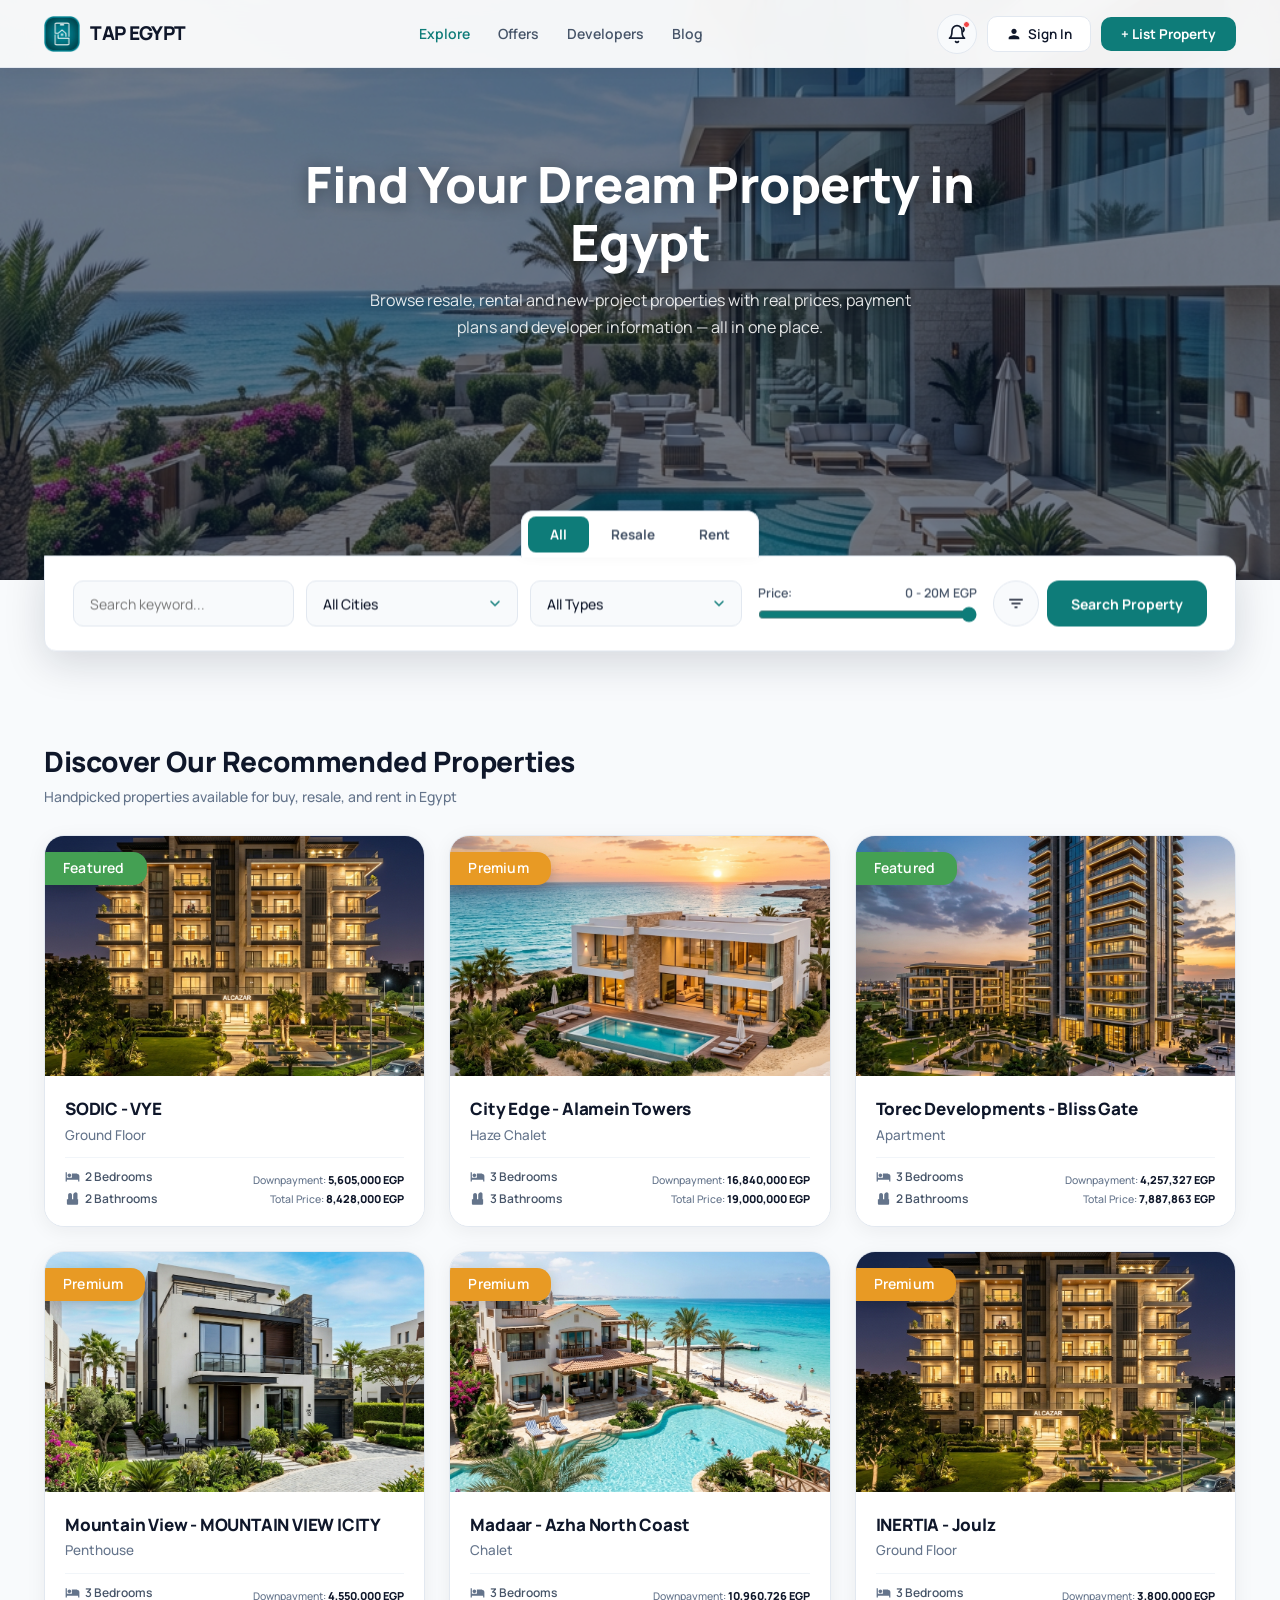
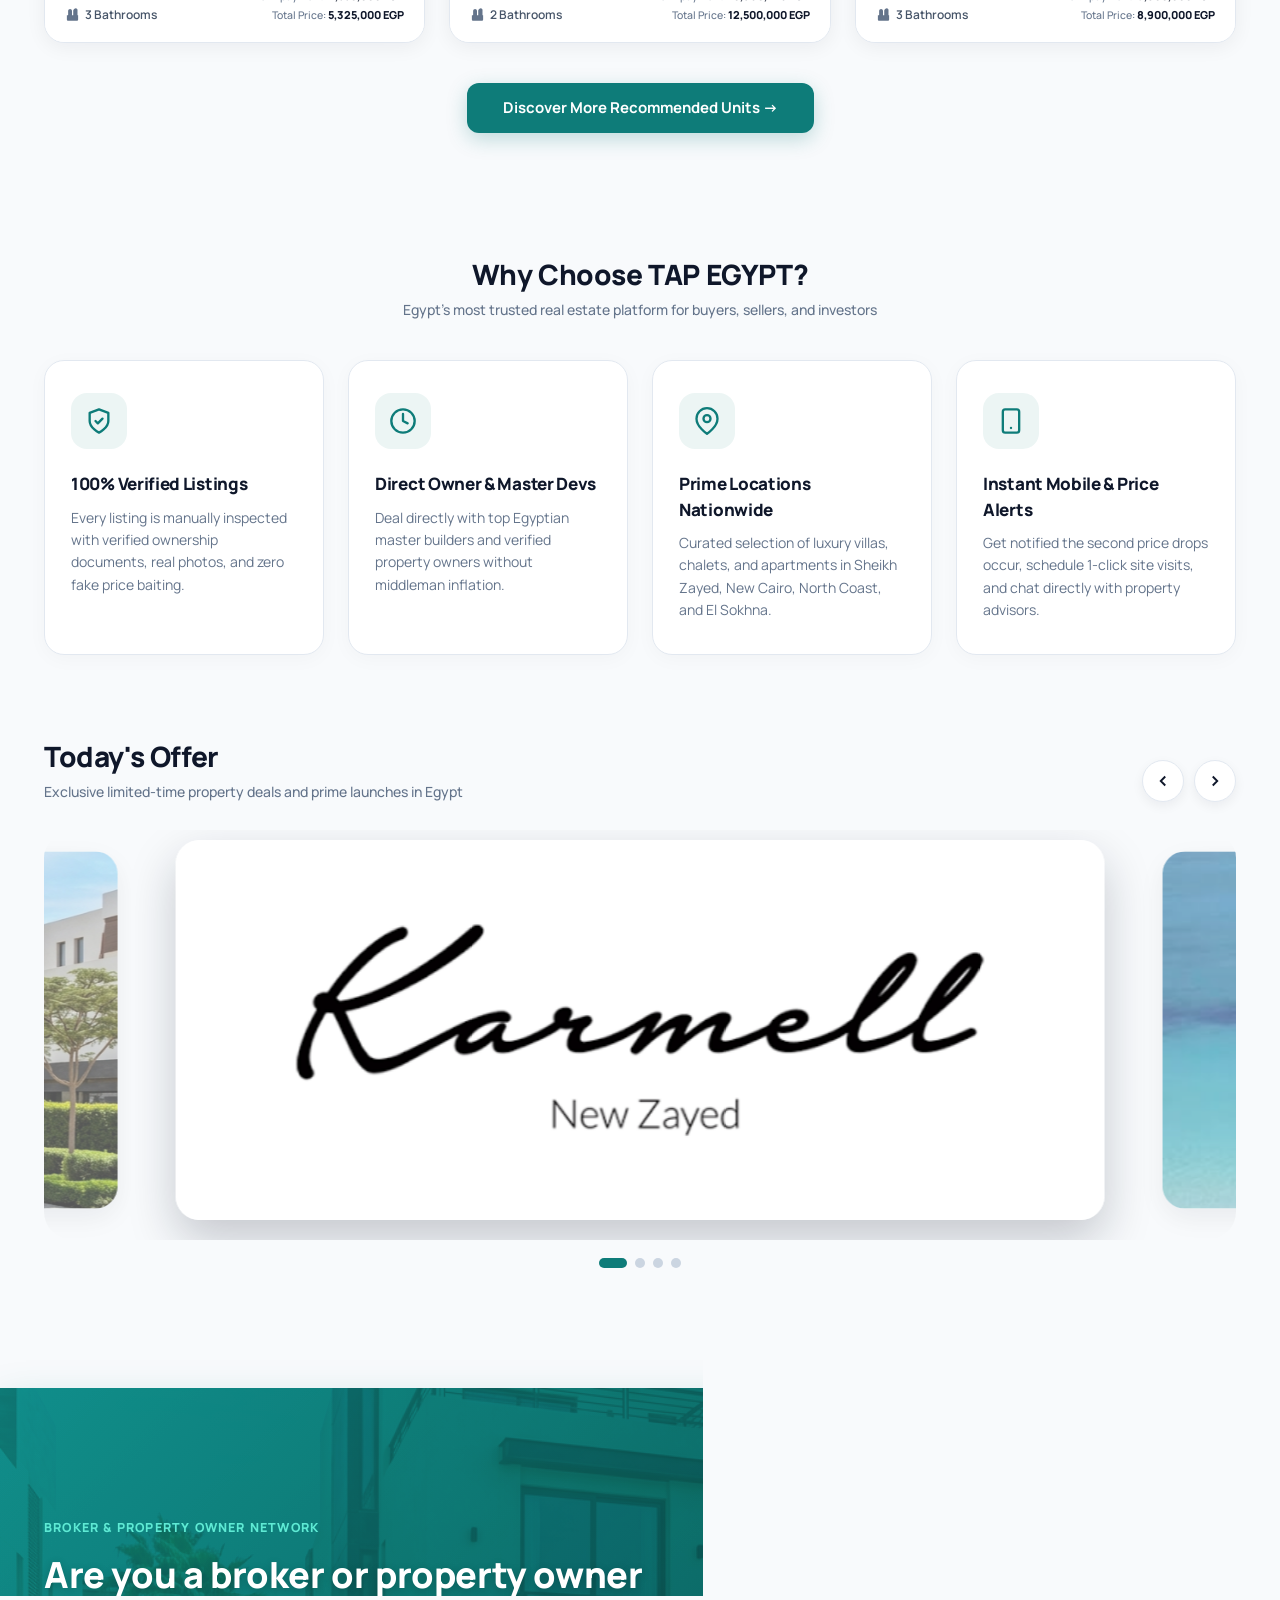
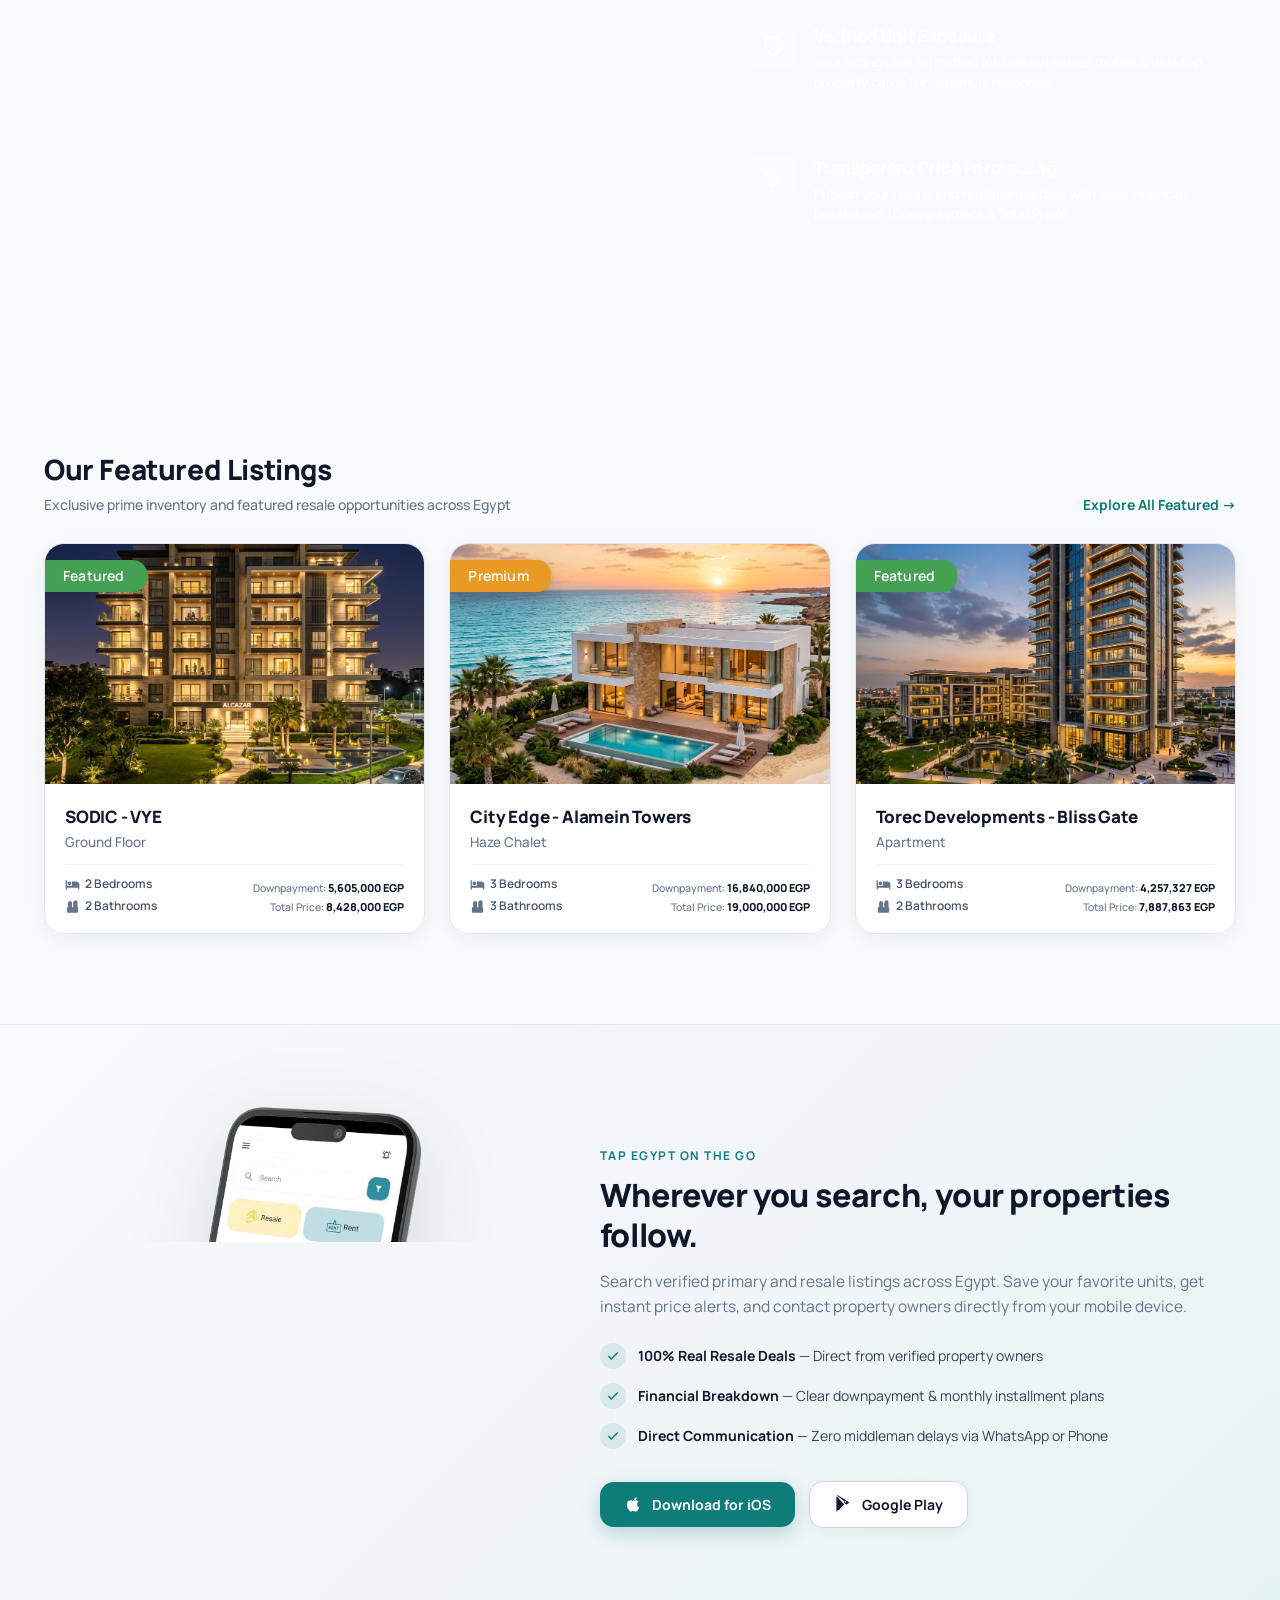
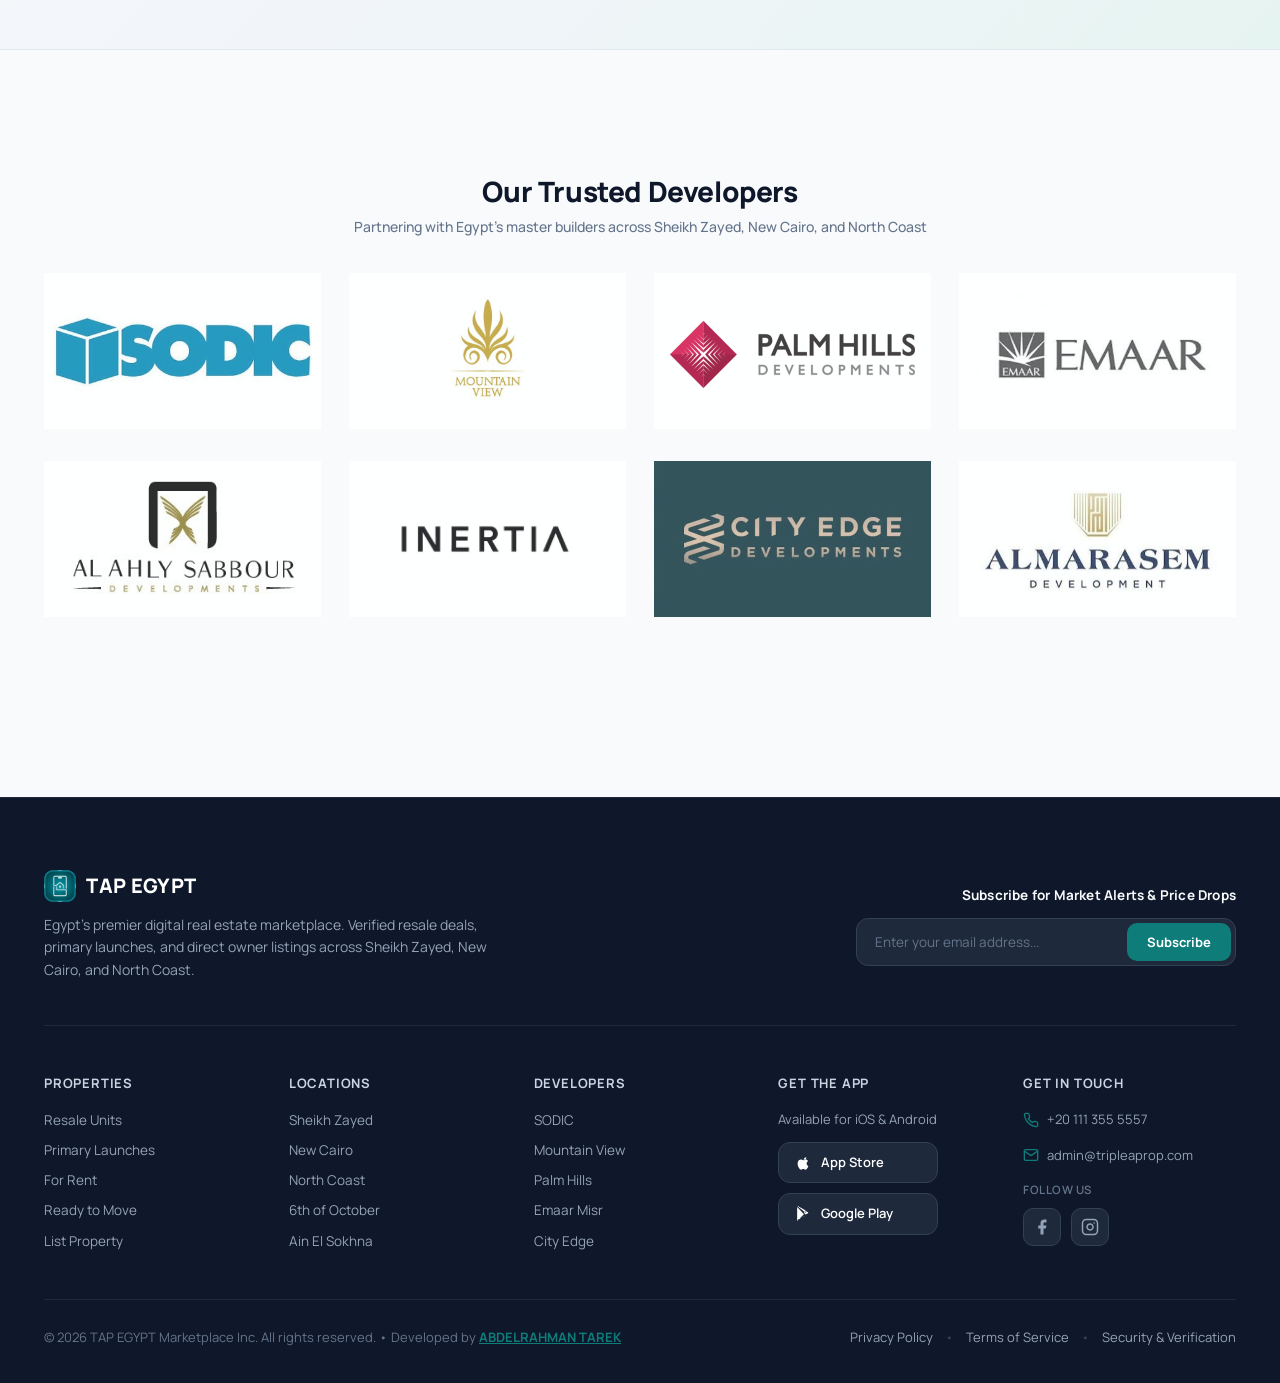
<file: index.html>
<!DOCTYPE html>
<html lang="en">
<head>
  <meta charset="UTF-8">
  <meta name="viewport" content="width=device-width, initial-scale=1.0">
  <title>TAP EGYPT — Egyptian Real-Estate Marketplace</title>
  <meta name="description" content="The digital real-estate marketplace for buying, reselling and discovering property in Egypt.">
  <meta name="theme-color" content="#0B0E11">

  <!-- Open Graph / WhatsApp / Telegram / Facebook Link Preview Meta Tags -->
  <meta property="og:type" content="website">
  <meta property="og:url" content="https://www.tapegypt.online/">
  <meta property="og:title" content="TAP EGYPT — Egyptian Real-Estate Marketplace">
  <meta property="og:description" content="The digital real-estate marketplace for buying, reselling and discovering property in Egypt.">
  <meta property="og:image" content="https://www.tapegypt.online/images/og_image.jpg">
  <meta property="og:image:secure_url" content="https://www.tapegypt.online/images/og_image.jpg">
  <meta property="og:image:type" content="image/jpeg">
  <meta property="og:image:width" content="1200">
  <meta property="og:image:height" content="630">
  <meta property="og:image:alt" content="TAP EGYPT Real-Estate Marketplace Logo & Preview">
  <meta property="og:site_name" content="TAP EGYPT">
  <meta property="og:locale" content="en_US">

  <!-- Twitter Card Meta Tags -->
  <meta name="twitter:card" content="summary_large_image">
  <meta name="twitter:url" content="https://www.tapegypt.online/">
  <meta name="twitter:title" content="TAP EGYPT — Egyptian Real-Estate Marketplace">
  <meta name="twitter:description" content="The digital real-estate marketplace for buying, reselling and discovering property in Egypt.">
  <meta name="twitter:image" content="https://www.tapegypt.online/images/og_image.jpg">

  <!-- Schema.org / Search Engine Thumbnail -->
  <meta itemprop="name" content="TAP EGYPT — Egyptian Real-Estate Marketplace">
  <meta itemprop="description" content="The digital real-estate marketplace for buying, reselling and discovering property in Egypt.">
  <meta itemprop="image" content="https://www.tapegypt.online/images/og_image.jpg">

  <!-- Manrope Font -->
  <link rel="preconnect" href="https://fonts.googleapis.com">
  <link rel="preconnect" href="https://fonts.gstatic.com" crossorigin>
  <link href="https://fonts.googleapis.com/css2?family=Manrope:wght@400;500;600;700;800&display=swap" rel="stylesheet">

  <!-- Favicon & Tab Icon -->
  <link rel="icon" type="image/png" href="images/tapegypt_logo_transparent.png">
  <link rel="apple-touch-icon" href="images/tapegypt_logo_transparent.png">

  <!-- Stylesheet -->
  <link rel="stylesheet" href="tapegypt.css?v=2.9">
</head>
<body>

  <!-- 1. EXECUTIVE PRODUCTION NAVBAR WITH FULL AWARD-WINNING UX -->
  <header id="site-navbar" class="site-navbar">
    <div class="container navbar-inner">
      
      <!-- Brand Logo (Exact TAP EGYPT App Logo from photo_2026-08-11_16-18-17.jpg) -->
      <a href="#/" class="brand-logo">
        <img src="images/tapegypt_logo_transparent.png" alt="TAP EGYPT Logo" style="width: 36px; height: 36px; object-fit: contain;">
        <span>TAP EGYPT</span>
      </a>

      <!-- Navigation Links Structure -->
      <ul class="nav-links">
        <li><a href="#/properties" class="nav-link active" onclick="app.setMode('all')">Explore</a></li>
        <li><a href="#/" class="nav-link">Offers</a></li>
        <li><a href="#/" class="nav-link" onclick="document.getElementById('explore-devs').scrollIntoView({behavior:'smooth'})">Developers</a></li>
        <li><a href="#/" class="nav-link">Blog</a></li>
      </ul>

      <!-- Action Cluster: QR App Hover, Saved Heart, Notification Bell, Auth & Add Listing -->
      <div class="nav-right-actions">
        
        <!-- 1. Download App QR Popover Trigger -->
        <div class="nav-qr-wrapper">
          <button class="btn-nav-app-qr">
            <svg width="15" height="15" viewBox="0 0 24 24" fill="currentColor"><path d="M17 1.01L7 1c-1.1 0-2 .9-2 2v18c0 1.1.9 2 2 2h10c1.1 0 2-.9 2-2V3c0-1.1-.9-1.99-2-1.99zM17 19H7V5h10v14z"/></svg>
            App
          </button>

          <div class="nav-qr-popover">
            <div class="qr-popover-text">Scan to Download TAP EGYPT Mobile App</div>
            <img src="images/tap_egypt_app_qr.png?v=3" alt="TAP EGYPT App QR" class="qr-code-img" style="width: 140px; height: 140px; border-radius: 8px; background: #FFFFFF; padding: 4px;">
            <div style="font-size: 11px; color: var(--teal-primary); font-weight: 700;">iOS & Android</div>
          </div>
        </div>

        <!-- 2. Saved Units Heart Button with Live Counter Badge -->
        <button class="btn-nav-saved-heart" title="Saved Properties" onclick="app.sortOption='favorites'; window.location.hash='#/properties';">
          <svg viewBox="0 0 24 24"><path d="M12 21.35l-1.45-1.32C5.4 15.36 2 12.28 2 8.5 2 5.42 4.42 3 7.5 3c1.74 0 3.41.81 4.5 2.09C13.09 3.81 14.76 3 16.5 3 19.58 3 22 5.42 22 8.5c0 3.78-3.4 6.86-8.55 11.54L12 21.35z"/></svg>
          <span id="header-fav-count" class="saved-badge-pill">0</span>
        </button>        <!-- 3. Notification Bell Icon with App Notification Card -->
        <div class="nav-bell-wrapper">
          <button id="btn-nav-bell" class="btn-nav-bell" title="Notifications">
            <svg width="20" height="20" viewBox="0 0 24 24" fill="none" stroke="currentColor" stroke-width="2" stroke-linecap="round" stroke-linejoin="round">
              <path d="M18 8A6 6 0 0 0 6 8c0 7-3 9-3 9h18s-3-2-3-9"></path>
              <path d="M13.73 21a2 2 0 0 1-3.46 0"></path>
              <path d="M19.5 4.5a3.5 3.5 0 0 1 0 4.5"></path>
            </svg>
            <span class="bell-badge-dot"></span>
          </button>

          <!-- Notification Dropdown Popover matching photo_2026-08-12_16-59-13.jpg -->
          <div id="nav-bell-popover" class="nav-bell-popover">
            <div class="bell-popover-head">
              <span class="bell-popover-title">Notifications</span>
              <span class="bell-popover-count">1 New</span>
            </div>

            <div class="app-notif-card">
              <div class="app-notif-card-header">
                <div class="app-notif-card-title-group">
                  <div class="app-notif-brand-badge">
                    <svg viewBox="0 0 24 24"><path d="M10 20v-6h4v6h5v-8h3L12 3 2 12h3v8z"/></svg>
                  </div>
                  <span class="app-notif-card-title">Greetings..</span>
                </div>
                <span class="app-notif-timestamp">Today at 4:15 PM</span>
              </div>
              <div class="app-notif-card-body">
                <p class="app-notif-message-text">Welcome to TAP EGYPT! Search resale units, connect directly with agents, or download our iOS & Android mobile app.</p>
              </div>
            </div>
          </div>
        </div>

        <!-- 4. Dynamic Auth Button / Signed-In User State -->
        <div id="nav-auth-container">
          <button class="btn-nav-auth">
            <svg width="16" height="16" viewBox="0 0 24 24" fill="currentColor"><path d="M12 12c2.21 0 4-1.79 4-4s-1.79-4-4-4-4 1.79-4 4 1.79 4 4 4zm0 2c-2.67 0-8 1.34-8 4v2h16v-2c0-2.66-5.33-4-8-4z"/></svg>
            Sign In
          </button>
        </div>

        <!-- 5. List Property Primary Action CTA -->
        <button class="btn-nav-teal" >
          + List Property
        </button>

      </div>

      <!-- Mobile Right Header Actions: Bell + Hamburger Dropdown -->
      <div class="mobile-header-actions">
        <!-- Bell Icon -->
        <button class="mobile-bell-btn" id="mobile-bell-btn" title="Notifications" onclick="document.getElementById('nav-bell-popover').classList.toggle('open'); event.stopPropagation();">
          <svg width="22" height="22" viewBox="0 0 24 24" fill="none" stroke="#0E7C79" stroke-width="2" stroke-linecap="round" stroke-linejoin="round">
            <path d="M18 8A6 6 0 0 0 6 8c0 7-3 9-3 9h18s-3-2-3-9"/>
            <path d="M13.73 21a2 2 0 0 1-3.46 0"/>
          </svg>
          <span class="bell-badge-dot"></span>
        </button>

        <!-- Hamburger → Dropdown -->
        <div class="mobile-menu-wrapper" id="mobile-menu-wrapper">
          <button class="mobile-menu-btn" id="mobile-hamburger-btn" title="Menu"
            onclick="document.getElementById('mobile-nav-dropdown').classList.toggle('open'); event.stopPropagation();">
            <svg width="24" height="24" viewBox="0 0 24 24" fill="#0E7C79"><path d="M3 18h18v-2H3v2zm0-5h18v-2H3v2zm0-7v2h18V6H3z"/></svg>
          </button>

          <!-- Dropdown Menu -->
          <div id="mobile-nav-dropdown" class="mobile-nav-dropdown">
            <div class="mobile-nav-dropdown-item" onclick=" document.getElementById('mobile-nav-dropdown').classList.remove('open');">
              <svg width="16" height="16" viewBox="0 0 24 24" fill="none" stroke="currentColor" stroke-width="2"><line x1="12" y1="5" x2="12" y2="19"/><line x1="5" y1="12" x2="19" y2="12"/></svg>
              List Property
            </div>
            <div class="mobile-nav-dropdown-item" onclick="app.setMode('all'); window.location.hash='#/properties'; document.getElementById('mobile-nav-dropdown').classList.remove('open');">
              <svg width="16" height="16" viewBox="0 0 24 24" fill="none" stroke="currentColor" stroke-width="2"><path d="M3 9l9-7 9 7v11a2 2 0 0 1-2 2H5a2 2 0 0 1-2-2z"/></svg>
              Explore
            </div>
            <div class="mobile-nav-dropdown-item" onclick="app.setMode('rent'); window.location.hash='#/properties'; document.getElementById('mobile-nav-dropdown').classList.remove('open');">
              <svg width="16" height="16" viewBox="0 0 24 24" fill="none" stroke="currentColor" stroke-width="2"><path d="M21 10c0 7-9 13-9 13s-9-6-9-13a9 9 0 0 1 18 0z"/><circle cx="12" cy="10" r="3"/></svg>
              Rent
            </div>
            <div class="mobile-nav-dropdown-item" onclick="document.getElementById('explore-devs').scrollIntoView({behavior:'smooth'}); document.getElementById('mobile-nav-dropdown').classList.remove('open');">
              <svg width="16" height="16" viewBox="0 0 24 24" fill="none" stroke="currentColor" stroke-width="2"><rect x="2" y="7" width="20" height="14" rx="2"/><path d="M16 7V5a2 2 0 0 0-2-2h-4a2 2 0 0 0-2 2v2"/></svg>
              Developers
            </div>
            <div class="mobile-nav-dropdown-item" onclick="app.openBlogModal(); document.getElementById('mobile-nav-dropdown').classList.remove('open');">
              <svg width="16" height="16" viewBox="0 0 24 24" fill="none" stroke="currentColor" stroke-width="2"><path d="M14 2H6a2 2 0 0 0-2 2v16a2 2 0 0 0 2 2h12a2 2 0 0 0 2-2V8z"/><polyline points="14 2 14 8 20 8"/></svg>
              Blog & News
            </div>
            <div class="mobile-nav-dropdown-item" onclick="app.openAuthModal(); document.getElementById('mobile-nav-dropdown').classList.remove('open');">
              <svg width="16" height="16" viewBox="0 0 24 24" fill="none" stroke="currentColor" stroke-width="2"><path d="M20 21v-2a4 4 0 0 0-4-4H8a4 4 0 0 0-4 4v2"/><circle cx="12" cy="7" r="4"/></svg>
              Sign In / Register
            </div>
          </div>
        </div>
      </div>

    </div>
  </header>

  <!-- AUTHENTICATION MODAL (LOGIN / SIGN UP SYSTEM) -->
  <div id="auth-modal-overlay" class="modal-overlay">
    <div class="modal-card">
      <button class="modal-close-btn" onclick="app.closeAuthModal()">✕</button>

      <div class="modal-tabs-row">
        <button id="tab-login-btn" class="modal-tab-btn active" onclick="app.switchAuthTab('login')">Sign In</button>
        <button id="tab-signup-btn" class="modal-tab-btn" onclick="app.switchAuthTab('signup')">Create Account</button>
      </div>

      <!-- Login Form View -->
      <form id="login-form" onsubmit="event.preventDefault(); app.handleAuthSubmit('login');">
        <div class="modal-header-title">Welcome back</div>
        <div class="modal-header-sub">Sign in to manage your resale listings and get market offers.</div>

        <div class="modal-form-group">
          <label class="modal-form-label">Email Address</label>
          <input type="email" id="login-email-input" class="modal-form-input" placeholder="abdelrahman@tapegypt.com" required>
        </div>

        <div class="modal-form-group">
          <label class="modal-form-label">Password</label>
          <input type="password" class="modal-form-input" placeholder="••••••••" required>
        </div>

        <button type="submit" class="btn-modal-submit">Sign In to TAP EGYPT</button>
      </form>

      <!-- Signup Form View -->
      <form id="signup-form" style="display: none;" onsubmit="event.preventDefault(); app.handleAuthSubmit('signup');">
        <div class="modal-header-title">Create Account</div>
        <div class="modal-header-sub">Join TAP EGYPT to list your units and get market offers via email.</div>

        <div class="modal-form-group">
          <label class="modal-form-label">Full Name</label>
          <input type="text" id="signup-name-input" class="modal-form-input" placeholder="Abdelrahman Tarek" required>
        </div>

        <div class="modal-form-group">
          <label class="modal-form-label">Phone Number</label>
          <input type="tel" class="modal-form-input" placeholder="+20 100 123 4567" required>
        </div>

        <div class="modal-form-group">
          <label class="modal-form-label">Email Address</label>
          <input type="email" class="modal-form-input" placeholder="name@example.com" required>
        </div>

        <div class="modal-form-group">
          <label class="modal-form-label">Create Password</label>
          <input type="password" class="modal-form-input" placeholder="••••••••" required>
        </div>

        <button type="submit" class="btn-modal-submit">Create Account</button>
      </form>

    </div>
  </div>

  <!-- LIST YOUR PROPERTY SUBMISSION MODAL -->
  <div id="listing-modal-overlay" class="modal-overlay">
    <div class="modal-card">
      <button class="modal-close-btn" onclick="app.closeListingModal()">✕</button>

      <div class="modal-header-title">+ List Your Property</div>
      <div class="modal-header-sub">Reach thousands of active property buyers and renters in Egypt.</div>

      <form onsubmit="event.preventDefault(); app.handleListingSubmit(this);">
        <div class="modal-form-group">
          <label class="modal-form-label">Property Title</label>
          <input type="text" name="title" class="modal-form-input" placeholder="e.g. 3 Bedroom Chalet in Hacienda Bay" required>
        </div>

        <div style="display: grid; grid-template-columns: 1fr 1fr; gap: 12px;">
          <div class="modal-form-group">
            <label class="modal-form-label">Listing Type</label>
            <select name="type" class="modal-form-input" style="cursor: pointer;">
              <option value="For Sale">For Sale (Resale)</option>
              <option value="For Rent">For Rent</option>
            </select>
          </div>

          <div class="modal-form-group">
            <label class="modal-form-label">Location</label>
            <select name="location" class="modal-form-input" style="cursor: pointer;">
              <option value="North Coast">North Coast</option>
              <option value="El Sheikh Zayed">Sheikh Zayed</option>
              <option value="New Cairo">New Cairo</option>
              <option value="6 October">6 October</option>
              <option value="El Sokhna">El Sokhna</option>
            </select>
          </div>
        </div>

        <div style="display: grid; grid-template-columns: 1fr 1fr; gap: 12px;">
          <div class="modal-form-group">
            <label class="modal-form-label">Price (EGP)</label>
            <input type="number" name="price" class="modal-form-input" placeholder="7,500,000" required>
          </div>

          <div class="modal-form-group">
            <label class="modal-form-label">Contact Phone</label>
            <input type="tel" name="phone" class="modal-form-input" placeholder="+20 100 000 0000" required>
          </div>
        </div>

        <button type="submit" class="btn-modal-submit">Publish Property Listing</button>
      </form>
    </div>
  </div>

  <!-- BLOG / MARKET INSIGHTS MODAL -->
  <div id="blog-modal-overlay" class="modal-overlay">
    <div class="modal-card" style="max-width: 680px;">
      <button class="modal-close-btn" onclick="app.closeBlogModal()">✕</button>

      <div class="modal-header-title">TAP EGYPT Market Insights</div>
      <div class="modal-header-sub">Latest real estate guides, price trends, and developer news in Egypt.</div>

      <div style="display: flex; flex-direction: column; gap: 16px; max-height: 400px; overflow-y: auto; padding-right: 8px;">
        
        <div style="padding: 16px; border: 1px solid var(--border-light); border-radius: 12px; background: var(--bg-offwhite);">
          <div style="font-size: 11px; font-weight: 700; color: var(--teal-primary); text-transform: uppercase;">Guide • August 2026</div>
          <div style="font-size: 16px; font-weight: 700; color: var(--text-primary); margin: 4px 0 6px;">How to Buy Resale Units with 0% Commission in Egypt</div>
          <div style="font-size: 13.5px; color: var(--text-secondary); line-height: 1.5;">Learn the exact steps to acquire direct resale chalets in Hacienda and Sheikh Zayed villas directly from original owners with verified documentation.</div>
        </div>

        <div style="padding: 16px; border: 1px solid var(--border-light); border-radius: 12px; background: var(--bg-offwhite);">
          <div style="font-size: 11px; font-weight: 700; color: var(--resale-yellow-dark); text-transform: uppercase;">Market News • 2026</div>
          <div style="font-size: 16px; font-weight: 700; color: var(--text-primary); margin: 4px 0 6px;">SODIC & ORA Compound Price Reports in Sheikh Zayed</div>
          <div style="font-size: 13.5px; color: var(--text-secondary); line-height: 1.5;">An in-depth breakdown of square meter price movements, downpayment structures, and installment timelines across premier West Cairo developments.</div>
        </div>

      </div>
    </div>
  </div>

  <!-- Mobile Navigation Drawer (kept for fallback, now unused) -->
  <div id="mobile-drawer" class="filter-drawer-overlay" style="display:none;"></div>

  <!-- MAIN ROUTER CONTAINER -->
  <main id="app-main">

    <!-- HOMEPAGE LANDING VIEW -->
    <div id="home-view">

      <!-- 2. FULL-WIDTH HERO WITH DARK OVERLAY — Houzez-style centered layout -->
      <section class="product-hero-section">
        <img class="hero-bg-photo" src="images/luxury_hero_villa.png" alt="Egyptian Luxury Real Estate Marketplace">
        <div class="hero-scrim-overlay"></div>

        <!-- Centered Headline & Subtitle -->
        <div class="hero-content-wrap">
          <h1 class="hero-title-main">Find Your Dream Property in Egypt</h1>
          <p class="hero-paragraph-sub">
            Browse resale, rental and new-project properties with real prices, payment plans and developer information — all in one place.
          </p>
        </div>

        <!-- Search Card — absolute bottom-center, overlapping into the section below -->
        <div class="hero-search-overlap-container">
          <div class="hero-search-wrapper-exact">

            <!-- Search Mode Tabs -->
            <div class="hero-tab-pills-wrap">
              <button class="hero-mode-pill active" data-mode="all" onclick="app.setMode('all')">All</button>
              <button class="hero-mode-pill" data-mode="resale" onclick="app.setMode('resale')">Resale</button>
              <button class="hero-mode-pill" data-mode="rent" onclick="app.setMode('rent')">Rent</button>
            </div>

            <!-- Main White Search Card (full original content restored) -->
            <div class="hero-search-card-exact">

              <!-- Always-Visible Search Row -->
              <div class="search-main-bar-row">
                <input type="text" class="hero-input-field-white search-input-field" placeholder="Search keyword...">

                <select id="hero-city-select" class="hero-select-field-white">
                  <option value="">All Cities</option>
                </select>

                <select id="hero-type-select" class="hero-select-field-white">
                  <option value="">All Types</option>
                </select>

                <div class="hero-price-slider-box">
                  <div class="price-slider-head">
                    <span>Price:</span>
                    <span id="hero-price-val-label">0 - 20M EGP</span>
                  </div>
                  <input type="range" min="0" max="20000000" step="500000" value="20000000" class="range-slider-native" id="hero-price-slider">

                  <!-- 1-Click Price Range Shortcut Chips -->
                  <div class="hero-price-quick-chips">
                    <span class="price-quick-chip" onclick="app.setPriceQuickFilter(0, 5000000)">&lt; 5M</span>
                    <span class="price-quick-chip" onclick="app.setPriceQuickFilter(5000000, 10000000)">5M - 10M</span>
                    <span class="price-quick-chip" onclick="app.setPriceQuickFilter(10000000, 20000000)">10M+</span>
                  </div>
                </div>

                <div class="hero-actions-mobile-group">
                  <button id="btn-toggle-advanced-hero" class="btn-circle-filter-toggle" title="Advanced Filter">
                    <svg viewBox="0 0 24 24"><path d="M10 18h4v-2h-4v2zM3 6v2h18V6H3zm3 7h12v-2H6v2z"/></svg>
                  </button>

                  <button class="btn-teal-search-main" onclick="window.location.hash='#/properties'">Search Property</button>
                </div>
              </div>

              <!-- Advanced Floating Popover Panel -->
              <div id="hero-advanced-panel" class="hero-advanced-expandable-panel">

                <!-- Secondary Dropdowns Grid -->
                <div class="advanced-dropdowns-grid">
                  <div class="adv-field-group">
                    <label class="adv-field-label">Baths</label>
                    <select id="hero-adv-baths" class="hero-select-field-white">
                      <option value="">All Baths</option>
                      <option value="1">1 Bath</option>
                      <option value="2">2 Baths</option>
                      <option value="3">3 Baths</option>
                      <option value="4">4+ Baths</option>
                    </select>
                  </div>

                  <div class="adv-field-group">
                    <label class="adv-field-label">Bedrooms</label>
                    <select id="hero-adv-beds" class="hero-select-field-white">
                      <option value="">All Bedrooms</option>
                      <option value="1">1 Bedroom</option>
                      <option value="2">2 Bedrooms</option>
                      <option value="3">3 Bedrooms</option>
                      <option value="4">4+ Bedrooms</option>
                    </select>
                  </div>

                  <div class="adv-field-group">
                    <label class="adv-field-label">Min size</label>
                    <select id="hero-adv-min-size" class="hero-select-field-white">
                      <option value="">Min (m²)</option>
                      <option value="50">50 m²</option>
                      <option value="100">100 m²</option>
                      <option value="150">150 m²</option>
                      <option value="200">200 m²</option>
                    </select>
                  </div>

                  <div class="adv-field-group">
                    <label class="adv-field-label">Max size</label>
                    <select id="hero-adv-max-size" class="hero-select-field-white">
                      <option value="">Max (m²)</option>
                      <option value="200">200 m²</option>
                      <option value="300">300 m²</option>
                      <option value="400">400 m²</option>
                      <option value="500">500+ m²</option>
                    </select>
                  </div>
                </div>

                <!-- Amenities Checkboxes Grid -->
                <div class="amenities-section-title">Amenities:</div>
                <div class="amenities-checkboxes-grid">
                  <label class="amenity-checkbox-label"><input type="checkbox"> Air Condition</label>
                  <label class="amenity-checkbox-label"><input type="checkbox"> Disabled Access</label>
                  <label class="amenity-checkbox-label"><input type="checkbox"> Floor</label>
                  <label class="amenity-checkbox-label"><input type="checkbox"> Heating</label>
                  <label class="amenity-checkbox-label"><input type="checkbox"> Renovation</label>
                  <label class="amenity-checkbox-label"><input type="checkbox"> Window Type</label>
                  <label class="amenity-checkbox-label"><input type="checkbox"> Cable TV</label>
                  <label class="amenity-checkbox-label"><input type="checkbox"> Elevator</label>
                  <label class="amenity-checkbox-label"><input type="checkbox"> Furnishing</label>
                  <label class="amenity-checkbox-label"><input type="checkbox"> Intercom</label>
                  <label class="amenity-checkbox-label"><input type="checkbox"> Security</label>
                  <label class="amenity-checkbox-label"><input type="checkbox"> Ceiling Height</label>
                  <label class="amenity-checkbox-label"><input type="checkbox"> Fence</label>
                  <label class="amenity-checkbox-label"><input type="checkbox"> Garage</label>
                  <label class="amenity-checkbox-label"><input type="checkbox"> Parking</label>
                  <label class="amenity-checkbox-label"><input type="checkbox"> Swimming Pool</label>
                  <label class="amenity-checkbox-label"><input type="checkbox"> Garden</label>
                  <label class="amenity-checkbox-label"><input type="checkbox"> Pet Friendly</label>
                  <label class="amenity-checkbox-label"><input type="checkbox"> WiFi</label>
                </div>

                <!-- Action Row -->
                <div class="adv-actions-row">
                  <button class="btn-adv-reset" onclick="app.resetFilters()">Clear Filters</button>
                  <button class="btn-adv-apply" onclick="window.location.hash='#/properties';">Apply Filters</button>
                </div>

              </div>
              <!-- end advanced panel -->

            </div>
            <!-- end search card -->

          </div>
        </div>

      </section>

      <!-- 3. MARKETPLACE MAIN BODY (Subtle Off-White #F7F8F9) -->
      <main class="marketplace-main-body" style="padding-top: 140px;">


        
        <!-- SECTION 1: RECOMMENDED PROPERTIES -->
        <section class="recommended-section container">
          <div class="hz-section-header">
            <div class="hz-section-header-text">
              <h2 class="hz-section-title">Discover Our Recommended Properties</h2>
              <p class="hz-section-subtitle">Handpicked properties available for buy, resale, and rent in Egypt</p>
            </div>
          </div>

          <div id="featured-properties-target" class="app-cards-grid"></div>

          <div class="discover-more-wrap">
            <a href="#/properties" class="btn-discover-more-units">
              Discover More Recommended Units →
            </a>
          </div>
        </section>

        <!-- SECTION 1.5: WHY CHOOSE TAP EGYPT (WHY USE OUR SERVICES) -->
        <section class="why-choose-us-section container">
          <div class="hz-section-header" style="text-align: center; flex-direction: column; align-items: center; margin-bottom: 40px;">
            <h2 class="hz-section-title">Why Choose TAP EGYPT?</h2>
            <p class="hz-section-subtitle">Egypt’s most trusted real estate platform for buyers, sellers, and investors</p>
          </div>

          <div class="why-choose-grid">
            
            <!-- Card 1 -->
            <div class="why-choose-card">
              <div class="why-choose-icon-wrap">
                <svg width="28" height="28" viewBox="0 0 24 24" fill="none" stroke="currentColor" stroke-width="2" stroke-linecap="round" stroke-linejoin="round">
                  <path d="M12 22s8-4 8-10V5l-8-3-8 3v7c0 6 8 10 8 10z"/>
                  <path d="M9 12l2 2 4-4"/>
                </svg>
              </div>
              <h3 class="why-choose-card-title">100% Verified Listings</h3>
              <p class="why-choose-card-desc">Every listing is manually inspected with verified ownership documents, real photos, and zero fake price baiting.</p>
            </div>

            <!-- Card 2 -->
            <div class="why-choose-card">
              <div class="why-choose-icon-wrap">
                <svg width="28" height="28" viewBox="0 0 24 24" fill="none" stroke="currentColor" stroke-width="2" stroke-linecap="round" stroke-linejoin="round">
                  <circle cx="12" cy="12" r="10"/>
                  <path d="M12 6v6l4 2"/>
                </svg>
              </div>
              <h3 class="why-choose-card-title">Direct Owner & Master Devs</h3>
              <p class="why-choose-card-desc">Deal directly with top Egyptian master builders and verified property owners without middleman inflation.</p>
            </div>

            <!-- Card 3 -->
            <div class="why-choose-card">
              <div class="why-choose-icon-wrap">
                <svg width="28" height="28" viewBox="0 0 24 24" fill="none" stroke="currentColor" stroke-width="2" stroke-linecap="round" stroke-linejoin="round">
                  <path d="M21 10c0 7-9 13-9 13s-9-6-9-13a9 9 0 0 1 18 0z"/>
                  <circle cx="12" cy="10" r="3"/>
                </svg>
              </div>
              <h3 class="why-choose-card-title">Prime Locations Nationwide</h3>
              <p class="why-choose-card-desc">Curated selection of luxury villas, chalets, and apartments in Sheikh Zayed, New Cairo, North Coast, and El Sokhna.</p>
            </div>

            <!-- Card 4 -->
            <div class="why-choose-card">
              <div class="why-choose-icon-wrap">
                <svg width="28" height="28" viewBox="0 0 24 24" fill="none" stroke="currentColor" stroke-width="2" stroke-linecap="round" stroke-linejoin="round">
                  <rect x="5" y="2" width="14" height="20" rx="2" ry="2"/>
                  <line x1="12" y1="18" x2="12.01" y2="18"/>
                </svg>
              </div>
              <h3 class="why-choose-card-title">Instant Mobile & Price Alerts</h3>
              <p class="why-choose-card-desc">Get notified the second price drops occur, schedule 1-click site visits, and chat directly with property advisors.</p>
            </div>

          </div>
        </section>

        <!-- SECTION 2: TODAY'S OFFER SLIDER -->
        <section class="todays-offer-section container">
          <div class="todays-offer-header">
            <div>
              <h2 class="todays-offer-title">Today's Offer</h2>
              <p class="todays-offer-subtitle">Exclusive limited-time property deals and prime launches in Egypt</p>
            </div>
            <div class="offer-slider-nav-btns">
              <button class="offer-nav-btn prev" onclick="app.scrollOfferSlider(-1)" title="Previous Offer">
                <svg width="18" height="18" viewBox="0 0 24 24" fill="none" stroke="currentColor" stroke-width="2.5"><path d="M15 18l-6-6 6-6"/></svg>
              </button>
              <button class="offer-nav-btn next" onclick="app.scrollOfferSlider(1)" title="Next Offer">
                <svg width="18" height="18" viewBox="0 0 24 24" fill="none" stroke="currentColor" stroke-width="2.5"><path d="M9 18l6-6-6-6"/></svg>
              </button>
            </div>
          </div>

          <!-- Horizontal Carousel Track -->
          <div id="todays-offer-slider-track" class="todays-offer-slider-track"></div>
        </section>

        <!-- SECTION 2.5: FULL-WIDTH BROKER & OWNER SECTION -->
        <section class="broker-fullwidth-section">
          <img src="images/mountain_view.png" alt="Mountain View Real Estate" class="broker-fw-bg" loading="lazy">
          <div class="broker-fw-overlay"></div>

          <div class="container broker-fw-container">
            <div class="broker-fw-grid">
              
              <!-- Left Column: Headline, Copy, Action -->
              <div class="broker-fw-left">
                <span class="broker-fw-kicker">BROKER & PROPERTY OWNER NETWORK</span>
                <h2 class="broker-fw-title">Are you a broker or property owner looking to sell or rent?</h2>
                <p class="broker-fw-sub">
                  List your resale, rental, or primary units on TAP EGYPT. Reach thousands of active buyers and tenants daily with instant visibility across Egypt.
                </p>
                <div class="broker-fw-cta-row">
                  <button class="btn-broker-fw-primary">
                    List Your Property Now →
                  </button>
                </div>
              </div>

              <!-- Right Column: 3 Clean Value Cards -->
              <div class="broker-fw-right">
                <div class="broker-value-card">
                  <div class="value-card-icon">
                    <svg width="22" height="22" viewBox="0 0 24 24" fill="none" stroke="currentColor" stroke-width="2"><path d="M17 21v-2a4 4 0 0 0-4-4H5a4 4 0 0 0-4 4v2"/><circle cx="9" cy="7" r="4"/><path d="M23 21v-2a4 4 0 0 0-3-3.87"/><path d="M16 3.13a4 4 0 0 1 0 7.75"/></svg>
                  </div>
                  <div>
                    <h3 class="value-card-title">Direct Buyer Enquiries</h3>
                    <p class="value-card-desc">Receive phone calls and messages directly from interested buyers with zero middleman delays.</p>
                  </div>
                </div>

                <div class="broker-value-card">
                  <div class="value-card-icon">
                    <svg width="22" height="22" viewBox="0 0 24 24" fill="none" stroke="currentColor" stroke-width="2"><path d="M12 22s8-4 8-10V5l-8-3-8 3v7c0 6 8 10 8 10z"/></svg>
                  </div>
                  <div>
                    <h3 class="value-card-title">Verified Unit Exposure</h3>
                    <p class="value-card-desc">Your listings are formatted into clean Houzez mobile & desktop property cards for maximum response.</p>
                  </div>
                </div>

                <div class="broker-value-card">
                  <div class="value-card-icon">
                    <svg width="22" height="22" viewBox="0 0 24 24" fill="none" stroke="currentColor" stroke-width="2"><line x1="12" y1="1" x2="12" y2="23"/><path d="M17 5H9.5a3.5 3.5 0 0 0 0 7h5a3.5 3.5 0 0 1 0 7H6"/></svg>
                  </div>
                  <div>
                    <h3 class="value-card-title">Transparent Price Formatting</h3>
                    <p class="value-card-desc">Publish your resale and rental properties with clear financial breakdown (Downpayment & Total Price).</p>
                  </div>
                </div>
              </div>

            </div>
          </div>
        </section>

        <!-- SECTION 2.8: OUR FEATURED LISTINGS -->
        <section class="featured-listings-section container" style="margin-bottom: 90px;">
          <div class="todays-offer-header">
            <div>
              <h2 class="todays-offer-title">Our Featured Listings</h2>
              <p class="todays-offer-subtitle">Exclusive prime inventory and featured resale opportunities across Egypt</p>
            </div>
            <a href="#/properties" class="explore-all-link">
              Explore All Featured →
            </a>
          </div>

          <div id="our-featured-properties-target" class="app-cards-grid"></div>
        </section>

        <!-- SECTION 3: APP SHOWCASE (FULL-WIDTH SOFT TINT BANNER) -->
        <section class="app-fullwidth-showcase-section">
          <div class="container">
            <div class="app-fullwidth-grid">
              
              <!-- Left Column: 3D Flip Phone Container (Flips on hover to reveal QR code) -->
              <div class="app-showcase-img-col">
                <div class="phone-flip-card">
                  <div class="phone-flip-inner">
                    
                    <!-- Front Side: Phone Mockup -->
                    <div class="phone-flip-front">
                      <img src="images/phoneMockup/mocktap-left.png" alt="TAP EGYPT Mobile App" class="app-phone-preview-img" loading="lazy">
                      <div class="phone-hover-hint">
                        <svg width="14" height="14" viewBox="0 0 24 24" fill="none" stroke="currentColor" stroke-width="2"><path d="M21.5 2v6h-6M21.34 15.57a10 10 0 1 1-.57-8.38l5.67-5.67"/></svg>
                        <span>Hover to Scan QR</span>
                      </div>
                    </div>

                    <!-- Back Side: Full QR Code Badge -->
                    <div class="phone-flip-back">
                      <div class="phone-back-qr-card">
                        <div class="phone-back-qr-header">
                          <span class="qr-title-bold">TAP EGYPT App</span>
                          <span class="qr-sub-text">Scan with phone camera</span>
                        </div>
                        <div class="qr-code-vector-box" style="padding: 10px; background: #FFFFFF; border-radius: 16px;">
                          <img src="images/tap_egypt_app_qr.png?v=3" alt="TAP EGYPT QR Code" style="width: 150px; height: 150px; display: block;">
                        </div>
                        <div class="phone-back-qr-footer">
                          <span>iOS & Android Universal App Link</span>
                        </div>
                      </div>
                    </div>

                  </div>
                </div>
              </div>

              <!-- Right Column: Brand Copy, Feature Highlights & TapEgypt CTAs -->
              <div class="app-showcase-content-col">
                <span class="app-section-kicker">TAP EGYPT ON THE GO</span>
                <h2 class="app-section-title">Wherever you search, your properties follow.</h2>
                <p class="app-section-desc">
                  Search verified primary and resale listings across Egypt. Save your favorite units, get instant price alerts, and contact property owners directly from your mobile device.
                </p>

                <!-- Feature Bullets matching TapEgypt design system -->
                <ul class="app-bullets-list">
                  <li class="app-bullet-item">
                    <div class="app-bullet-icon">
                      <svg width="14" height="14" viewBox="0 0 24 24" fill="none" stroke="currentColor" stroke-width="2.5"><polyline points="20 6 9 17 4 12"/></svg>
                    </div>
                    <span><strong>100% Real Resale Deals</strong> — Direct from verified property owners</span>
                  </li>
                  <li class="app-bullet-item">
                    <div class="app-bullet-icon">
                      <svg width="14" height="14" viewBox="0 0 24 24" fill="none" stroke="currentColor" stroke-width="2.5"><polyline points="20 6 9 17 4 12"/></svg>
                    </div>
                    <span><strong>Financial Breakdown</strong> — Clear downpayment & monthly installment plans</span>
                  </li>
                  <li class="app-bullet-item">
                    <div class="app-bullet-icon">
                      <svg width="14" height="14" viewBox="0 0 24 24" fill="none" stroke="currentColor" stroke-width="2.5"><polyline points="20 6 9 17 4 12"/></svg>
                    </div>
                    <span><strong>Direct Communication</strong> — Zero middleman delays via WhatsApp or Phone</span>
                  </li>
                </ul>

                <!-- Download CTAs styled in TapEgypt Teal Brand Theme -->
                <div class="app-cta-row">
                  <a href="https://apps.apple.com/eg/app/tap-egypt/id1586677400" target="_blank" rel="noopener noreferrer" class="btn-app-download-teal" style="text-decoration: none;">
                    <svg width="18" height="18" viewBox="0 0 24 24" fill="currentColor"><path d="M18.71 19.5c-.83 1.24-1.71 2.45-3.05 2.47-1.34.03-1.77-.79-3.29-.79-1.53 0-2 .77-3.27.82-1.31.05-2.3-1.32-3.14-2.53C4.25 17 2.94 12.45 4.7 9.39c.87-1.52 2.43-2.48 4.12-2.51 1.28-.02 2.5.87 3.29.87.78 0 2.26-1.07 3.81-.91.65.03 2.47.26 3.64 1.98-.09.06-2.17 1.28-2.15 3.81.03 3.02 2.65 4.03 2.68 4.04-.03.07-.42 1.44-1.38 2.83M15.97 6.32c.67-.82 1.13-1.97.99-3.12-.98.04-2.19.66-2.88 1.47-.62.73-1.16 1.91-1.01 3.03 1.1.09 2.23-.55 2.9-1.38z"/></svg>
                    <span>Download for iOS</span>
                  </a>
                  <a href="https://play.google.com/store/apps/details?id=com.triplea.TripleAProperties" target="_blank" rel="noopener noreferrer" class="btn-app-download-outline" style="text-decoration: none;">
                    <svg width="18" height="18" viewBox="0 0 24 24" fill="currentColor"><path d="M3.6 1.9c-.3.3-.4.8-.4 1.4v17.4c0 .6.1 1.1.4 1.4l.1.1 9.7-9.7v-.2L3.7 1.8l-.1.1zm12.3 8.7L13.2 8 3.6.4c.4-.2.8-.2 1.3 0l11 6.2zM13.2 16l2.7-1.6-11 6.2c-.5.2-.9.2-1.3 0L13.2 16zm2.8-3.2l3.4-1.9c.8-.4.8-1.2 0-1.6l-3.4-1.9-2.9 2.9 2.9 2.5z"/></svg>
                    <span>Google Play</span>
                  </a>
                </div>

              </div>

            </div>
          </div>
        </section>

        <!-- SECTION 4: OUR TRUSTED DEVELOPERS (14 LOGO IMAGES: 7 PER ROW) -->
        <section id="explore-devs" class="container trusted-developers-section" style="margin-bottom: 120px;">
          <div class="hz-section-header" style="margin-bottom: 36px; text-align: center; flex-direction: column; align-items: center;">
            <h2 class="hz-section-title">Our Trusted Developers</h2>
            <p class="hz-section-subtitle">Partnering with Egypt’s master builders across Sheikh Zayed, New Cairo, and North Coast</p>
          </div>

          <!-- 2 Rows Grid: 7 Logos in Row 1, 7 Logos in Row 2 -->
          <div id="dev-grid-14-target" class="dev-grid-two-rows"></div>
        </section>




      </main>

    </div>

    <!-- 3. CATALOG LISTINGS PAGE VIEW (`#/properties`) -->
    <div id="properties-view" style="display: none;" class="catalog-page-container">
      <div class="container">
        
        <!-- Top Control Bar (Pills matching photo_2026-08-11_16-12-46.jpg) -->
        <div class="catalog-top-control-bar">
          <div class="app-sort-pills-row">
            <button class="app-sort-pill btn-filter-trigger" title="Filter Listings">
              <svg width="15" height="15" viewBox="0 0 24 24" fill="none" stroke="currentColor" stroke-width="2.2"><path d="M4 6h16M7 12h10M10 18h4"/></svg>
              Filter
            </button>
            
            <button class="app-sort-pill sort-pill-btn" data-sort="low-price" onclick="app.setSortOption('low-price')">
              <svg width="15" height="15" viewBox="0 0 24 24" fill="none" stroke="currentColor" stroke-width="2.2"><path d="M4 6h16M4 12h10M4 18h6"/></svg>
              Low Price
            </button>
            
            <button class="app-sort-pill sort-pill-btn" data-sort="high-price" onclick="app.setSortOption('high-price')">
              <svg width="15" height="15" viewBox="0 0 24 24" fill="none" stroke="currentColor" stroke-width="2.2"><path d="M4 6h16M4 12h10M4 18h6"/></svg>
              High Price
            </button>

            <button class="app-sort-pill sort-pill-btn" data-sort="favorites" onclick="app.setSortOption('favorites')">
              <svg width="15" height="15" viewBox="0 0 24 24" fill="currentColor"><path d="M12 17.27L18.18 21l-1.64-7.03L22 9.24l-7.19-.61L12 2 9.19 8.63 2 9.24l5.46 4.73L5.82 21z"/></svg>
              Top Rated
            </button>
          </div>

          <div class="control-bar-right-group">
            <div id="properties-results-count" class="results-count-text" style="display: none;"></div>
            
            <div class="view-mode-toggle">
              <button class="btn-view-icon active" id="btn-view-grid" onclick="app.setViewMode('grid')" title="Grid View">
                <svg width="16" height="16" viewBox="0 0 24 24" fill="currentColor"><path d="M4 4h4v4H4V4zm6 0h4v4h-4V4zm6 0h4v4h-4V4zM4 10h4v4H4v-4zm6 0h4v4h-4v-4zm6 0h4v4h-4v-4zM4 16h4v4H4v-4zm6 0h4v4h-4v-4zm6 0h4v4h-4v-4z"/></svg>
              </button>
              <button class="btn-view-icon" id="btn-view-list" onclick="app.setViewMode('list')" title="List View (1 card per row vertically)">
                <svg width="16" height="16" viewBox="0 0 24 24" fill="currentColor"><path d="M4 10.5c-.83 0-1.5.67-1.5 1.5s.67 1.5 1.5 1.5 1.5-.67 1.5-1.5-.67-1.5-1.5-1.5zm0-6c-.83 0-1.5.67-1.5 1.5s.67 1.5 1.5 1.5 1.5-.67 1.5-1.5-.67-1.5-1.5-1.5zm0 12c-.83 0-1.5.68-1.5 1.5s.68 1.5 1.5 1.5 1.5-.68 1.5-1.5-.67-1.5-1.5-1.5zM7 19h14v-2H7v2zm0-6h14v-2H7v2zm0-8v2h14V5H7z"/></svg>
              </button>
            </div>
          </div>
        </div>

        <!-- Active Filter Tags Bar (Shown ONLY when filters are active) -->
        <div id="active-filter-tags" class="active-filters-tags-bar" style="display: none;"></div>

        <!-- 3-Column Catalog Grid -->
        <div id="properties-full-grid" class="app-cards-grid"></div>

      </div>
    </div>

    <!-- ISOLATED PROPERTY DETAIL ROUTE (`#/properties/[slug]`) -->
    <div id="detail-view" style="display: none;" class="detail-page-container">
      <div id="detail-view-target" class="container"></div>
    </div>

  </main>

  <!-- 4. AUTHENTIC TAP EGYPT APP SEARCH FILTER DRAWER -->
  <div id="filter-drawer-backdrop" class="filter-drawer-overlay">
    <div class="filter-drawer-panel-left">
      
      <!-- Drawer Header Bar -->
      <div class="drawer-head-row">
        <div style="display: flex; align-items: center; gap: 10px;">
          <button class="btn-drawer-close" onclick="app.toggleFilterDrawer(false)">←</button>
          <h3 class="drawer-title-text">Search Filter</h3>
        </div>
        <button id="reset-filter-btn" class="btn-drawer-reset-link">Reset</button>
      </div>

      <div class="drawer-body-scroll">
        
        <!-- 1. Downpayment -->
        <div>
          <div class="drawer-section-label">Downpayment</div>
          <div class="teal-range-pair">
            <input type="text" class="teal-capsule-input" placeholder="From" id="filter-dp-from">
            <span class="colon-sep">:</span>
            <input type="text" class="teal-capsule-input" placeholder="To" id="filter-dp-to">
          </div>
        </div>

        <!-- 2. Installments -->
        <div>
          <div class="drawer-section-label">Installments</div>
          <div class="teal-range-pair">
            <input type="text" class="teal-capsule-input" placeholder="From" id="filter-inst-from">
            <span class="colon-sep">:</span>
            <input type="text" class="teal-capsule-input" placeholder="To" id="filter-inst-to">
          </div>
        </div>

        <!-- 3. Price -->
        <div>
          <div class="drawer-section-label">Price</div>
          <div class="teal-range-pair">
            <input type="text" class="teal-capsule-input" placeholder="From" id="filter-price-from">
            <span class="colon-sep">:</span>
            <input type="text" class="teal-capsule-input" placeholder="To" id="filter-price-to">
          </div>
        </div>

        <!-- 4. Location -->
        <div>
          <div class="drawer-section-label">Location</div>
          <select id="filter-location-select" class="gray-capsule-select">
            <option value="">Select</option>
          </select>
        </div>

        <!-- 5. Developer -->
        <div>
          <div class="drawer-section-label">Developer</div>
          <select id="filter-developer-select" class="gray-capsule-select">
            <option value="">Select</option>
          </select>
        </div>

        <!-- 6. Project -->
        <div>
          <div class="drawer-section-label">Project</div>
          <select id="filter-project-select" class="gray-capsule-select">
            <option value="">Select</option>
          </select>
        </div>

        <!-- 7. Number of bedrooms -->
        <div>
          <div class="drawer-section-label">Number of bedrooms</div>
          <div id="bedroom-circles-group" class="circle-pills-row">
            <button class="circle-pill active" data-value="Any">Any</button>
            <button class="circle-pill" data-value="1">1</button>
            <button class="circle-pill" data-value="2">2</button>
            <button class="circle-pill" data-value="3">3</button>
            <button class="circle-pill" data-value="4">4</button>
            <button class="circle-pill" data-value="+5">+5</button>
          </div>
        </div>

        <!-- 8. Number of bathrooms -->
        <div>
          <div class="drawer-section-label">Number of bathrooms</div>
          <div id="bathroom-circles-group" class="circle-pills-row">
            <button class="circle-pill active" data-value="Any">Any</button>
            <button class="circle-pill" data-value="1">1</button>
            <button class="circle-pill" data-value="2">2</button>
            <button class="circle-pill" data-value="3">3</button>
            <button class="circle-pill" data-value="4">4</button>
            <button class="circle-pill" data-value="+5">+5</button>
          </div>
        </div>

        <!-- 9. Property Type -->
        <div>
          <div class="drawer-section-label">Property Type</div>
          <select id="filter-type-select" class="gray-capsule-select">
            <option value="">Select</option>
            <option value="Apartment">Apartment</option>
            <option value="Ground Floor">Ground Floor</option>
            <option value="Chalet">Chalet</option>
            <option value="Penthouse">Penthouse</option>
            <option value="Villa">Villa</option>
            <option value="Twin House">Twin House</option>
          </select>
        </div>

        <!-- 10. Area -->
        <div>
          <div class="drawer-section-label">Area</div>
          <div class="teal-range-pair">
            <input type="text" class="teal-capsule-input" placeholder="From" id="filter-area-from">
            <span class="colon-sep">:</span>
            <input type="text" class="teal-capsule-input" placeholder="To" id="filter-area-to">
          </div>
        </div>

        <!-- 11. Floor -->
        <div>
          <div class="drawer-section-label">Floor</div>
          <select id="filter-floor-select" class="gray-capsule-select">
            <option value="">Select</option>
            <option value="Ground">Ground</option>
            <option value="1st">1st Floor</option>
            <option value="2nd">2nd Floor</option>
            <option value="3rd">3rd Floor</option>
            <option value="4th">4th Floor</option>
            <option value="Penthouse">Roof / Penthouse</option>
          </select>
        </div>

        <!-- 12. Finishing -->
        <div>
          <div class="drawer-section-label">Finishing</div>
          <select id="filter-finishing-select" class="gray-capsule-select">
            <option value="">Select</option>
            <option value="Fully Finished">Fully Finished</option>
            <option value="Semi Finished">Semi Finished</option>
            <option value="Core & Shell">Core & Shell</option>
          </select>
        </div>

        <!-- 13. Delivery Date -->
        <div>
          <div class="drawer-section-label">Delivery Date</div>
          <select id="filter-delivery-select" class="gray-capsule-select">
            <option value="">Select</option>
            <option value="Ready To Move">Ready To Move</option>
            <option value="2026">2026</option>
            <option value="2027">2027</option>
            <option value="2028">2028</option>
          </select>
        </div>

        <!-- 14. License -->
        <div>
          <div class="drawer-section-label">License</div>
          <div class="license-switches-list">
            <div class="license-switch-item">
              <span>Basic</span>
              <input type="checkbox" class="toggle-pill-switch" value="Basic">
            </div>
            <div class="license-switch-item" style="color: var(--badge-featured);">
              <span>Featured</span>
              <input type="checkbox" class="toggle-pill-switch" value="Featured">
            </div>
            <div class="license-switch-item" style="color: var(--badge-premium);">
              <span>Premium</span>
              <input type="checkbox" class="toggle-pill-switch" value="Premium">
            </div>
          </div>
        </div>

      </div>

      <!-- Drawer Bottom Action Button -->
      <div class="drawer-bottom-sticky-bar">
        <button id="apply-filter-btn" class="btn-app-solid-teal-filter">Filter</button>
      </div>

    </div>
  </div>

  <!-- PROFESSIONAL EXECUTIVE FOOTER (#0B0F17) -->
  <footer class="site-footer">
    <div class="container">
      
      <!-- Top Brand & Newsletter Banner -->
      <div class="footer-top-banner">
        <div class="footer-brand-col">
          <div class="footer-brand-logo">
            <img src="images/tapegypt_logo_transparent.png" alt="TAP EGYPT Logo" style="width: 32px; height: 32px; object-fit: contain;">
            <span>TAP EGYPT</span>
          </div>
          <p class="footer-brand-desc">
            Egypt’s premier digital real estate marketplace. Verified resale deals, primary launches, and direct owner listings across Sheikh Zayed, New Cairo, and North Coast.
          </p>
        </div>

        <div class="footer-newsletter-col">
          <span class="newsletter-title">Subscribe for Market Alerts & Price Drops</span>
          <div class="newsletter-input-wrap">
            <input type="email" placeholder="Enter your email address..." class="footer-newsletter-input">
            <button class="footer-newsletter-btn" onclick="app.showToast('Subscribed to TAP EGYPT Price Alerts!')">
              Subscribe
            </button>
          </div>
        </div>
      </div>

      <!-- Main 5-Column Grid -->
      <div class="footer-main-grid">
        
        <!-- Column 1: Properties & Search -->
        <div class="footer-col">
          <h3 class="footer-col-head">Properties</h3>
          <ul class="footer-links-list">
            <li onclick="window.location.hash='#/properties'">Resale Units</li>
            <li onclick="window.location.hash='#/properties'">Primary Launches</li>
            <li onclick="app.setMode('rent'); window.location.hash='#/properties';">For Rent</li>
            <li onclick="window.location.hash='#/properties'">Ready to Move</li>
            <li onclick="app.openListPropertyModal()">List Property</li>
          </ul>
        </div>

        <!-- Column 2: Popular Locations -->
        <div class="footer-col">
          <h3 class="footer-col-head">Locations</h3>
          <ul class="footer-links-list">
            <li onclick="app.filterByLocation('El Sheikh Zayed')">Sheikh Zayed</li>
            <li onclick="app.filterByLocation('New Cairo')">New Cairo</li>
            <li onclick="app.filterByLocation('North Coast')">North Coast</li>
            <li onclick="app.filterByLocation('6 October')">6th of October</li>
            <li onclick="app.filterByLocation('El Sokhna')">Ain El Sokhna</li>
          </ul>
        </div>

        <!-- Column 3: Top Master Developers -->
        <div class="footer-col">
          <h3 class="footer-col-head">Developers</h3>
          <ul class="footer-links-list">
            <li onclick="app.filterByDeveloper('SODIC')">SODIC</li>
            <li onclick="app.filterByDeveloper('Mountain View')">Mountain View</li>
            <li onclick="app.filterByDeveloper('Palm Hills')">Palm Hills</li>
            <li onclick="app.filterByDeveloper('Emaar Misr')">Emaar Misr</li>
            <li onclick="app.filterByDeveloper('City Edge')">City Edge</li>
          </ul>
        </div>

        <!-- Column 4: Mobile App -->
        <div class="footer-col">
          <h3 class="footer-col-head">Get The App</h3>
          <p style="font-size: 13px; color: #94A3B8; margin-bottom: 14px; line-height: 1.4;">Available for iOS & Android</p>
          <div class="footer-store-btns">
            <a href="https://apps.apple.com/eg/app/tap-egypt/id1586677400" target="_blank" rel="noopener noreferrer" class="footer-store-btn" style="text-decoration: none;">
              <svg width="16" height="16" viewBox="0 0 24 24" fill="currentColor"><path d="M18.71 19.5c-.83 1.24-1.71 2.45-3.05 2.47-1.34.03-1.77-.79-3.29-.79-1.53 0-2 .77-3.27.82-1.31.05-2.3-1.32-3.14-2.53C4.25 17 2.94 12.45 4.7 9.39c.87-1.52 2.43-2.48 4.12-2.51 1.28-.02 2.5.87 3.29.87.78 0 2.26-1.07 3.81-.91.65.03 2.47.26 3.64 1.98-.09.06-2.17 1.28-2.15 3.81.03 3.02 2.65 4.03 2.68 4.04-.03.07-.42 1.44-1.38 2.83M15.97 6.32c.67-.82 1.13-1.97.99-3.12-.98.04-2.19.66-2.88 1.47-.62.73-1.16 1.91-1.01 3.03 1.1.09 2.23-.55 2.9-1.38z"/></svg>
              <span>App Store</span>
            </a>
            <a href="https://play.google.com/store/apps/details?id=com.triplea.TripleAProperties" target="_blank" rel="noopener noreferrer" class="footer-store-btn" style="text-decoration: none;">
              <svg width="16" height="16" viewBox="0 0 24 24" fill="currentColor"><path d="M3.6 1.9c-.3.3-.4.8-.4 1.4v17.4c0 .6.1 1.1.4 1.4l.1.1 9.7-9.7v-.2L3.7 1.8l-.1.1zm12.3 8.7L13.2 8 3.6.4c.4-.2.8-.2 1.3 0l11 6.2zM13.2 16l2.7-1.6-11 6.2c-.5.2-.9.2-1.3 0L13.2 16zm2.8-3.2l3.4-1.9c.8-.4.8-1.2 0-1.6l-3.4-1.9-2.9 2.9 2.9 2.5z"/></svg>
              <span>Google Play</span>
            </a>
          </div>
        </div>

        <!-- Column 5: Get In Touch & Socials -->
        <div class="footer-col">
          <h3 class="footer-col-head">Get In Touch</h3>
          
          <a href="tel:+201113555557" class="footer-contact-item">
            <svg width="16" height="16" viewBox="0 0 24 24" fill="none" stroke="currentColor" stroke-width="2" stroke-linecap="round" stroke-linejoin="round"><path d="M22 16.92v3a2 2 0 0 1-2.18 2 19.79 19.79 0 0 1-8.63-3.07 19.5 19.5 0 0 1-6-6 19.79 19.79 0 0 1-3.07-8.67A2 2 0 0 1 4.11 2h3a2 2 0 0 1 2 1.72 12.84 12.84 0 0 0 .7 2.81 2 2 0 0 1-.45 2.11L8.09 9.91a16 16 0 0 0 6 6l1.27-1.27a2 2 0 0 1 2.11-.45 12.84 12.84 0 0 0 2.81.7A2 2 0 0 1 22 16.92z"/></svg>
            <span>+20 111 355 5557</span>
          </a>

          <a href="mailto:admin@tripleaprop.com" class="footer-contact-item">
            <svg width="16" height="16" viewBox="0 0 24 24" fill="none" stroke="currentColor" stroke-width="2" stroke-linecap="round" stroke-linejoin="round"><path d="M4 4h16c1.1 0 2 .9 2 2v12c0 1.1-.9 2-2 2H4c-1.1 0-2-.9-2-2V6c0-1.1.9-2 2-2z"/><polyline points="22,6 12,13 2,6"/></svg>
            <span>admin@tripleaprop.com</span>
          </a>

          <div class="footer-social-block">
            <span class="social-label">Follow Us</span>
            <div class="footer-social-icons">
              <a href="https://www.facebook.com/tripleapropertiess/?ref=NONE_xav_ig_profile_page_web#" target="_blank" rel="noopener noreferrer" class="footer-social-btn" title="Follow us on Facebook">
                <svg width="18" height="18" viewBox="0 0 24 24" fill="currentColor"><path d="M18 2h-3a5 5 0 0 0-5 5v3H7v4h3v8h4v-8h3l1-4h-4V7a1 1 0 0 1 1-1h3z"/></svg>
              </a>
              <a href="https://www.instagram.com/tapegyptt/" target="_blank" rel="noopener noreferrer" class="footer-social-btn" title="Follow us on Instagram">
                <svg width="18" height="18" viewBox="0 0 24 24" fill="none" stroke="currentColor" stroke-width="2" stroke-linecap="round" stroke-linejoin="round"><rect x="2" y="2" width="20" height="20" rx="5" ry="5"/><path d="M16 11.37A4 4 0 1 1 12.63 8 4 4 0 0 1 16 11.37z"/><line x1="17.5" y1="6.5" x2="17.51" y2="6.5"/></svg>
              </a>
            </div>
          </div>

        </div>

      </div>

      <!-- Bottom Row: Copyright & Legal -->
      <div class="footer-bottom-row">
        <div class="footer-copyright">
          © 2026 TAP EGYPT Marketplace Inc. All rights reserved. • Developed by <a href="https://abdelrahman-axiom-portfolio.vercel.app/" target="_blank" rel="noopener noreferrer" style="color: var(--teal-primary); font-weight: 700; text-decoration: underline;">ABDELRAHMAN TAREK</a>
        </div>

        <div class="footer-legal-links">
          <a href="javascript:void(0)" onclick="app.showToast('Privacy Policy requested')">Privacy Policy</a>
          <span class="dot-sep">•</span>
          <a href="javascript:void(0)" onclick="app.showToast('Terms of Service requested')">Terms of Service</a>
          <span class="dot-sep">•</span>
          <a href="javascript:void(0)" onclick="app.showToast('Security Verification requested')">Security & Verification</a>
        </div>
      </div>

    </div>
  </footer>

  <!-- Scripts -->
  <script src="data.js"></script>
  <script src="app.js"></script>
</body>
</html>
</file>
<file: tapegypt.css>
/* TAP EGYPT — Official Desktop Marketplace Architecture & Design System */

:root {
  /* Brand Color Tokens — Executive Teal & Light Luxury Slate Palette */
  --teal-primary: #0E7C79;
  --teal-dark: #0A6361;
  --teal-light-bg: #EFF6F6;
  --teal-chip-bg: #D8ECEC;

  /* Warm Gold Accent */
  --resale-yellow: #D97706;
  --resale-yellow-bg: #FEF3C7;
  --resale-yellow-dark: #92400E;

  --badge-premium: #E8A33D;
  --badge-featured: #3CB878;
  --whatsapp-green: #25D366;

  --dark-surface: #0F172A;
  --surface-white: #FFFFFF;
  --bg-offwhite: #F8FAFC;
  --bg-main: #F8FAFC;

  --text-primary: #0F172A;
  --text-secondary: #475569;
  --text-muted: #94A3B8;

  --border-light: #E2E8F0;
  --border-teal: #0E7C79;

  /* MANROPE PRIMARY TYPOGRAPHY */
  --font-manrope: 'Manrope', -apple-system, BlinkMacSystemFont, 'Segoe UI', Roboto, sans-serif;

  --radius-card: 16px;
  --radius-input: 10px;
  --radius-btn: 10px;
  --radius-pill: 20px;
}

* {
  box-sizing: border-box;
  margin: 0;
  padding: 0;
}

html {
  width: 100%;
  max-width: 100%;
  overflow-x: clip;
  scroll-behavior: smooth;
}

body {
  width: 100%;
  max-width: 100%;
  min-height: 100vh;
  margin: 0;
  padding: 0;
  font-family: var(--font-manrope);
  background-color: var(--bg-offwhite);
  color: var(--text-primary);
  line-height: 1.5;
  -webkit-font-smoothing: antialiased;
}

a {
  color: inherit;
  text-decoration: none;
}

button, input, select, textarea {
  font-family: var(--font-manrope);
}

/* Global Container Rules (Desktop Max-Width: 1240px for Homepage, Nav, Footer, & Details) */
.container {
  width: 100%;
  max-width: 1240px;
  margin: 0 auto;
  padding: 0 24px;
}

/* Widescreen Container ONLY for Properties Catalog Page */
.catalog-page-container .container,
#properties-view .container {
  max-width: 1540px;
  padding: 0 28px;
}

@media (min-width: 1600px) {
  .catalog-page-container .container,
  #properties-view .container {
    max-width: 1640px;
  }
}

/* ==========================================================================
   1. NAVBAR (100% LIGHT THEME EXECUTIVE HEADER)
   ========================================================================== */
.site-navbar {
  position: fixed;
  top: 0;
  left: 0;
  width: 100%;
  height: 68px;
  background-color: rgba(255, 255, 255, 0.94);
  backdrop-filter: blur(12px);
  -webkit-backdrop-filter: blur(12px);
  border-bottom: 1px solid var(--border-light);
  box-shadow: 0 2px 14px rgba(15, 23, 42, 0.04);
  z-index: 1000;
  transition: all 0.25s ease;
}

.site-navbar.scrolled {
  background-color: rgba(255, 255, 255, 0.98);
  box-shadow: 0 4px 20px rgba(15, 23, 42, 0.08);
}

.navbar-inner {
  display: flex;
  align-items: center;
  justify-content: space-between;
  height: 100%;
  max-width: 1240px;
  margin: 0 auto;
  padding: 0 24px;
  width: 100%;
}

.brand-logo {
  display: flex;
  align-items: center;
  gap: 10px;
  font-weight: 800;
  font-size: 19px;
  letter-spacing: -0.5px;
  color: var(--text-primary);
  transition: color 0.25s ease;
}

.brand-logo svg {
  width: 24px;
  height: 24px;
  fill: var(--teal-primary);
}

.nav-links {
  display: flex;
  align-items: center;
  gap: 28px;
  list-style: none;
}

.nav-link {
  font-weight: 600;
  font-size: 14px;
  color: var(--text-secondary);
  cursor: pointer;
  transition: color 0.15s ease;
  display: flex;
  align-items: center;
  gap: 6px;
}

.nav-link:hover, .nav-link.active {
  color: var(--teal-primary);
}

.nav-right-actions {
  display: flex;
  align-items: center;
  gap: 10px;
}

/* APP DOWNLOAD QR POPOVER */
.nav-qr-wrapper {
  position: relative;
  display: none; /* App QR button hidden by default until user signs in */
}

.btn-nav-app-qr {
  border: 1px solid var(--border-light);
  background: var(--bg-offwhite);
  color: var(--text-primary);
  padding: 8px 14px;
  border-radius: var(--radius-btn);
  font-weight: 600;
  font-size: 13px;
  cursor: pointer;
  transition: all 0.15s ease;
  display: flex;
  align-items: center;
  gap: 6px;
}

.btn-nav-app-qr:hover {
  background-color: #E2E8F0;
}

.nav-qr-popover {
  display: none;
  position: absolute;
  top: calc(100% + 14px);
  left: 50%;
  transform: translateX(-50%);
  width: 220px;
  background-color: var(--surface-white);
  border-radius: 16px;
  padding: 16px;
  box-shadow: 0 16px 40px rgba(15, 23, 42, 0.15);
  border: 1px solid var(--border-light);
  z-index: 1200;
  text-align: center;
  color: var(--text-primary);
  animation: fadeInDown 0.38s cubic-bezier(0.16, 1, 0.3, 1);
}

.nav-qr-wrapper:hover .nav-qr-popover {
  display: block;
}

.qr-code-img {
  width: 140px;
  height: 140px;
  border-radius: 10px;
  margin: 8px 0;
}

.qr-popover-text {
  font-size: 12px;
  font-weight: 600;
  color: var(--text-secondary);
}

/* SAVED UNITS HEART BUTTON WITH BADGE */
.btn-nav-saved-heart {
  width: 40px;
  height: 40px;
  border-radius: 50%;
  background: var(--bg-offwhite);
  border: 1px solid var(--border-light);
  color: var(--text-primary);
  display: none; /* Heart button hidden by default until user signs in */
  align-items: center;
  justify-content: center;
  cursor: pointer;
  position: relative;
  transition: all 0.15s ease;
}

.btn-nav-saved-heart:hover {
  background: #E2E8F0;
}

.btn-nav-saved-heart svg {
  width: 18px;
  height: 18px;
  fill: none;
  stroke: currentColor;
  stroke-width: 2;
}

.saved-badge-pill {
  position: absolute;
  top: -2px;
  right: -2px;
  background-color: var(--teal-primary);
  color: #FFFFFF;
  font-size: 10px;
  font-weight: 800;
  padding: 1px 5px;
  border-radius: 10px;
  border: 2px solid #FFFFFF;
}

/* NOTIFICATION BELL ICON & HOVER POPOVER */
.nav-bell-wrapper {
  position: relative;
}

.btn-nav-bell {
  width: 40px;
  height: 40px;
  border-radius: 50%;
  background: var(--bg-offwhite);
  border: 1px solid var(--border-light);
  color: var(--text-primary);
  display: flex;
  align-items: center;
  justify-content: center;
  cursor: pointer;
  position: relative;
  transition: all 0.15s ease;
}

.btn-nav-bell:hover {
  background: #E2E8F0;
}

.bell-badge-dot {
  position: absolute;
  top: 8px;
  right: 8px;
  width: 8px;
  height: 8px;
  background-color: var(--teal-primary);
  border-radius: 50%;
  border: 2px solid #FFFFFF;
}

/* Authentic App Notification Card matching photo_2026-08-12_16-59-13.jpg */
.nav-bell-popover {
  display: none;
  position: absolute;
  top: calc(100% + 14px);
  right: 0;
  width: 380px;
  background-color: var(--surface-white);
  border-radius: 20px;
  padding: 20px;
  box-shadow: 0 20px 50px rgba(15, 23, 42, 0.18);
  border: 1px solid var(--border-light);
  z-index: 1200;
  color: var(--text-primary);
  animation: fadeInDown 0.38s cubic-bezier(0.16, 1, 0.3, 1);
}

.nav-bell-popover.open {
  display: block;
}

.bell-popover-head {
  display: flex;
  align-items: center;
  justify-content: space-between;
  margin-bottom: 16px;
  padding-bottom: 12px;
  border-bottom: 1px solid var(--border-light);
}

.bell-popover-title {
  font-size: 16px;
  font-weight: 800;
  color: var(--text-primary);
}

.bell-popover-count {
  font-size: 11.5px;
  font-weight: 700;
  background-color: var(--teal-light-bg);
  color: var(--teal-primary);
  padding: 3px 10px;
  border-radius: 12px;
}

.app-notif-card {
  background-color: var(--surface-white);
  border: 1px solid #E2E8F0;
  border-radius: 16px;
  padding: 16px;
  box-shadow: 0 4px 14px rgba(0, 0, 0, 0.04);
  margin-bottom: 14px;
  display: flex;
  flex-direction: column;
  gap: 10px;
}

.app-notif-card-header {
  display: flex;
  align-items: center;
  justify-content: space-between;
}

.app-notif-card-title-group {
  display: flex;
  align-items: center;
  gap: 10px;
}

.app-notif-brand-badge {
  width: 28px;
  height: 28px;
  border-radius: 8px;
  background-color: var(--teal-primary);
  color: #FFFFFF;
  display: flex;
  align-items: center;
  justify-content: center;
}

.app-notif-brand-badge svg {
  width: 16px;
  height: 16px;
  fill: #FFFFFF;
}

.app-notif-card-title {
  font-size: 15px;
  font-weight: 700;
  color: var(--teal-primary);
}

.app-notif-card-date {
  font-size: 12px;
  font-weight: 500;
  color: #64748B;
}

.app-notif-card-text {
  font-size: 13px;
  line-height: 1.5;
  color: #334155;
}

.bell-email-sub-banner {
  background: linear-gradient(135deg, #0E7C79 0%, #0A6361 100%);
  color: #FFFFFF;
  border-radius: 12px;
  padding: 14px;
  margin-top: 12px;
  display: flex;
  flex-direction: column;
  gap: 8px;
}

.bell-sub-text {
  font-size: 12px;
  line-height: 1.45;
  color: #E2E8F0;
}

.btn-bell-sub-action {
  background-color: #FFFFFF;
  color: var(--teal-dark);
  border: none;
  padding: 7px 14px;
  border-radius: 8px;
  font-size: 12px;
  font-weight: 700;
  cursor: pointer;
  align-self: flex-start;
  transition: opacity 0.15s ease;
}

.btn-bell-sub-action:hover {
  opacity: 0.9;
}

.btn-nav-auth {
  border: 1px solid var(--border-light);
  background: var(--surface-white);
  color: var(--text-primary);
  padding: 8px 18px;
  border-radius: var(--radius-btn);
  font-weight: 600;
  font-size: 13.5px;
  cursor: pointer;
  transition: all 0.15s ease;
  display: flex;
  align-items: center;
  gap: 6px;
}

.btn-nav-auth:hover {
  background-color: var(--bg-offwhite);
  border-color: #CBD5E1;
}

/* PERSONALIZED SIGNED-IN USER CHIP & DROPDOWN */
.user-profile-wrapper {
  position: relative;
}

.btn-nav-user-chip {
  background-color: var(--teal-light-bg);
  border: 1px solid var(--teal-chip-bg);
  color: var(--teal-dark);
  padding: 6px 14px;
  border-radius: 20px;
  font-size: 13.5px;
  font-weight: 700;
  cursor: pointer;
  display: flex;
  align-items: center;
  gap: 8px;
  transition: all 0.15s ease;
}

.user-avatar-circle {
  width: 26px;
  height: 26px;
  border-radius: 50%;
  background-color: var(--teal-primary);
  color: #FFFFFF;
  display: flex;
  align-items: center;
  justify-content: center;
  font-size: 12px;
  font-weight: 800;
}

.user-popover-dropdown {
  display: none;
  position: absolute;
  top: calc(100% + 14px);
  right: 0;
  width: 220px;
  background-color: var(--surface-white);
  border-radius: 16px;
  padding: 12px;
  box-shadow: 0 16px 40px rgba(15, 23, 42, 0.18);
  border: 1px solid var(--border-light);
  z-index: 1200;
  color: var(--text-primary);
  animation: fadeInDown 0.38s cubic-bezier(0.16, 1, 0.3, 1);
}

.user-profile-wrapper:hover .user-popover-dropdown,
.user-popover-dropdown.open {
  display: block;
}

.user-dropdown-header {
  padding: 8px 10px;
  border-bottom: 1px solid var(--border-light);
  margin-bottom: 6px;
}

.user-dropdown-name {
  font-size: 14px;
  font-weight: 700;
  color: var(--text-primary);
}

.user-dropdown-email {
  font-size: 12px;
  color: var(--text-muted);
}

.user-dropdown-item {
  padding: 8px 10px;
  border-radius: 8px;
  font-size: 13px;
  font-weight: 600;
  color: var(--text-secondary);
  cursor: pointer;
  display: flex;
  align-items: center;
  gap: 8px;
  transition: background-color 0.15s ease;
}

.user-dropdown-item:hover {
  background-color: var(--bg-offwhite);
  color: var(--text-primary);
}

.btn-nav-teal {
  background-color: var(--teal-primary);
  color: #FFFFFF;
  border: none;
  padding: 8px 20px;
  border-radius: var(--radius-btn);
  font-weight: 700;
  font-size: 13.5px;
  cursor: pointer;
  transition: background-color 0.15s ease, transform 0.15s ease;
  display: flex;
  align-items: center;
  gap: 6px;
}

.btn-nav-teal:hover {
  background-color: var(--teal-dark);
  transform: translateY(-1px);
}

.mobile-menu-btn {
  display: none;
  background: transparent;
  border: none;
  color: var(--text-primary);
  cursor: pointer;
  padding: 6px;
  border-radius: 10px;
  transition: background 0.2s ease;
}

.mobile-menu-btn:hover {
  background: rgba(14, 124, 121, 0.08);
}

.mobile-header-actions {
  display: none;
  align-items: center;
  gap: 6px;
}

/* Bell button */
.mobile-bell-btn {
  display: flex;
  align-items: center;
  justify-content: center;
  position: relative;
  background: transparent;
  border: none;
  padding: 6px;
  border-radius: 10px;
  cursor: pointer;
  transition: background 0.2s ease;
}

.mobile-bell-btn:hover {
  background: rgba(14, 124, 121, 0.08);
}

.bell-badge-dot {
  position: absolute;
  top: 6px;
  right: 6px;
  width: 7px;
  height: 7px;
  background: #EF4444;
  border-radius: 50%;
  border: 1.5px solid #FFFFFF;
}

/* Mobile hamburger + dropdown wrapper */
.mobile-menu-wrapper {
  position: relative;
}

/* Dropdown menu */
.mobile-nav-dropdown {
  display: none;
  position: absolute;
  top: calc(100% + 10px);
  right: 0;
  background: #FFFFFF;
  border: 1px solid #E2E8F0;
  border-radius: 16px;
  box-shadow: 0 16px 48px rgba(15, 23, 42, 0.18);
  min-width: 220px;
  z-index: 2000;
  overflow: hidden;
  animation: dropdownFadeIn 0.35s cubic-bezier(0.16, 1, 0.3, 1);
}

.mobile-nav-dropdown.open {
  display: block;
}

@keyframes dropdownFadeIn {
  from { opacity: 0; transform: translateY(-14px) scale(0.95); }
  to   { opacity: 1; transform: translateY(0) scale(1); }
}

.mobile-nav-dropdown-item {
  display: flex;
  align-items: center;
  gap: 12px;
  padding: 13px 18px;
  font-size: 14px;
  font-weight: 500;
  color: #1E293B;
  cursor: pointer;
  transition: background 0.15s ease, color 0.15s ease;
  border-bottom: 1px solid #F1F5F9;
}

.mobile-nav-dropdown-item:last-child {
  border-bottom: none;
}

.mobile-nav-dropdown-item:hover {
  background: #F0FAF9;
  color: var(--teal-primary);
}

.mobile-nav-dropdown-item:first-child {
  color: var(--teal-primary);
  font-weight: 700;
}

.mobile-nav-dropdown-item svg {
  flex-shrink: 0;
  stroke: currentColor;
}


/* ==========================================================================
   2. AUTH & LISTING MODAL OVERLAYS (STRICT MODAL LAYER FIX)
   ========================================================================== */
.modal-overlay {
  display: none;
  position: fixed;
  top: 0;
  left: 0;
  width: 100vw;
  height: 100vh;
  background-color: rgba(15, 23, 42, 0.55);
  backdrop-filter: blur(8px);
  -webkit-backdrop-filter: blur(8px);
  z-index: 2500;
  opacity: 0;
  visibility: hidden;
  transition: opacity 0.38s cubic-bezier(0.16, 1, 0.3, 1), visibility 0.38s cubic-bezier(0.16, 1, 0.3, 1);
  align-items: center;
  justify-content: center;
  padding: 20px;
}

.modal-overlay.open {
  display: flex !important;
  opacity: 1;
  visibility: visible;
}

.modal-card {
  width: 100%;
  max-width: 480px;
  background-color: var(--surface-white);
  border-radius: 20px;
  padding: 32px;
  box-shadow: 0 24px 60px rgba(15, 23, 42, 0.22);
  border: 1px solid var(--border-light);
  position: relative;
  transform: translateY(28px) scale(0.96);
  opacity: 0;
  transition: transform 0.42s cubic-bezier(0.16, 1, 0.3, 1), opacity 0.38s cubic-bezier(0.16, 1, 0.3, 1);
}

.modal-overlay.open .modal-card {
  transform: translateY(0) scale(1);
  opacity: 1;
}

.modal-close-btn {
  position: absolute;
  top: 20px;
  right: 20px;
  background: transparent;
  border: none;
  font-size: 20px;
  color: var(--text-muted);
  cursor: pointer;
  transition: color 0.15s ease;
}

.modal-close-btn:hover {
  color: var(--text-primary);
}

.modal-header-title {
  font-size: 24px;
  font-weight: 800;
  color: var(--text-primary);
  margin-bottom: 6px;
}

.modal-header-sub {
  font-size: 14px;
  color: var(--text-secondary);
  margin-bottom: 24px;
}

.modal-tabs-row {
  display: flex;
  border-bottom: 2px solid var(--border-light);
  margin-bottom: 24px;
}

.modal-tab-btn {
  flex: 1;
  padding: 10px 0;
  background: transparent;
  border: none;
  font-size: 14px;
  font-weight: 700;
  color: var(--text-muted);
  cursor: pointer;
  position: relative;
  transition: color 0.15s ease;
}

.modal-tab-btn.active {
  color: var(--teal-primary);
}

.modal-tab-btn.active::after {
  content: '';
  position: absolute;
  bottom: -2px;
  left: 0;
  width: 100%;
  height: 2px;
  background-color: var(--teal-primary);
}

.modal-form-group {
  display: flex;
  flex-direction: column;
  gap: 6px;
  margin-bottom: 16px;
}

.modal-form-label {
  font-size: 13px;
  font-weight: 600;
  color: var(--text-primary);
}

.modal-form-input {
  width: 100%;
  height: 46px;
  border: 1px solid var(--border-light);
  border-radius: 10px;
  padding: 0 16px;
  font-size: 14px;
  color: var(--text-primary);
  outline: none;
  background-color: var(--surface-white);
  font-family: var(--font-manrope);
}

.modal-form-input:focus {
  border-color: var(--teal-primary);
}

.btn-modal-submit {
  width: 100%;
  height: 48px;
  background-color: var(--teal-primary);
  color: #FFFFFF;
  border: none;
  border-radius: 12px;
  font-size: 15px;
  font-weight: 700;
  cursor: pointer;
  margin-top: 8px;
  transition: background-color 0.15s ease;
}

.btn-modal-submit:hover {
  background-color: var(--teal-dark);
}

/* ==========================================================================
   3. FULL-SCREEN CINEMATIC HERO (100% LIGHT THEME ARCHITECTURE)
   ========================================================================== */
/* ============================================================
   HERO — Houzez-style: full-width dark overlay, centered text,
   search card overlapping bottom
   ============================================================ */
.product-hero-section {
  position: relative;
  width: 100%;
  min-height: 580px;
  padding-top: 68px;
  padding-bottom: 120px; /* space for the overlap card */
  display: flex;
  flex-direction: column;
  align-items: center;
  justify-content: center;
  overflow: visible;
  text-align: center;
  color: #FFFFFF;
}

.hero-bg-photo {
  position: absolute;
  top: 0;
  left: 0;
  width: 100%;
  height: 100%;
  object-fit: cover;
  object-position: center center;
  opacity: 1;
  animation: heroBgEntrance 1.4s cubic-bezier(0.16, 1, 0.3, 1) forwards;
}

@keyframes heroBgEntrance {
  0% {
    transform: scale(1.08);
    opacity: 0.5;
  }
  100% {
    transform: scale(1.0);
    opacity: 1;
  }
}

.hero-scrim-overlay {
  position: absolute;
  top: 0;
  left: 0;
  width: 100%;
  height: 100%;
  background: rgba(10, 25, 50, 0.58);
}

.hero-content-wrap {
  position: relative;
  z-index: 10;
  display: flex;
  flex-direction: column;
  align-items: center;
  text-align: center;
  max-width: 720px;
  width: 100%;
  padding: 0 20px;
}

.hero-label-tag {
  display: none; /* hidden in Houzez-style centered layout */
}

.hero-title-main {
  font-size: 50px;
  font-weight: 800;
  line-height: 1.15;
  color: #FFFFFF;
  margin-bottom: 16px;
  letter-spacing: -0.5px;
  text-shadow: 0 2px 16px rgba(0,0,0,0.35);
  animation: heroTitleEntrance 0.9s cubic-bezier(0.16, 1, 0.3, 1) 0.15s both;
}

@keyframes heroTitleEntrance {
  0% {
    opacity: 0;
    transform: translateY(-24px);
  }
  100% {
    opacity: 1;
    transform: translateY(0);
  }
}

.hero-paragraph-sub {
  font-size: 16px;
  font-weight: 400;
  color: rgba(255,255,255,0.88);
  line-height: 1.65;
  max-width: 560px;
  margin-bottom: 32px;
  text-shadow: 0 1px 8px rgba(0,0,0,0.3);
  animation: heroSubEntrance 0.9s cubic-bezier(0.16, 1, 0.3, 1) 0.35s both;
}

@keyframes heroSubEntrance {
  0% {
    opacity: 0;
    transform: translateY(20px);
  }
  100% {
    opacity: 1;
    transform: translateY(0);
  }
}

/* SEARCH CONTAINER — bottom-anchored overlap (Houzez-style) */
.hero-search-overlap-container {
  position: absolute;
  bottom: 0;
  left: 50%;
  transform: translateX(-50%) translateY(50%);
  width: 100%;
  max-width: 1240px;
  z-index: 30;
  padding: 0 24px;
}

.hero-search-wrapper-exact {
  width: 100%;
  display: flex;
  flex-direction: column;
  align-items: center;
  position: relative;
  animation: heroCardEntrance 1.0s cubic-bezier(0.16, 1, 0.3, 1) 0.50s both;
}

@keyframes heroCardEntrance {
  0% {
    opacity: 0;
    transform: translateY(35px);
  }
  100% {
    opacity: 1;
    transform: translateY(0);
  }
}

/* Tabs connected to top edge of search panel */
.hero-tab-pills-wrap {
  display: inline-flex;
  align-items: center;
  background-color: var(--surface-white);
  padding: 5px 6px;
  border-radius: 12px 12px 0 0;
  box-shadow: 0 -4px 16px rgba(15, 23, 42, 0.06);
  transform: translateY(2px);
  position: relative;
  z-index: 10;
  border: 1px solid var(--border-light);
  border-bottom: none;
}

.hero-mode-pill {
  background: transparent;
  border: none;
  padding: 9px 22px;
  border-radius: 8px;
  font-size: 13.5px;
  font-weight: 700;
  color: var(--text-secondary);
  cursor: pointer;
  transition: all 0.15s ease;
  font-family: var(--font-manrope);
}

.hero-mode-pill.active {
  background-color: var(--teal-primary);
  color: #FFFFFF;
}

/* Main White Search Card Container */
.hero-search-card-exact {
  width: 100%;
  background-color: var(--surface-white);
  border-radius: 0 12px 12px 12px;
  padding: 22px 28px;
  box-shadow: 0 12px 40px rgba(15, 23, 42, 0.15);
  text-align: left;
  color: var(--text-primary);
  position: relative;
  z-index: 1;
  border: 1px solid var(--border-light);
}

.search-main-bar-row {
  display: flex;
  align-items: center;
  gap: 12px;
  width: 100%;
  min-height: 50px;
}

.search-main-bar-row > input.search-input-field {
  flex: 1.2;
  min-width: 140px;
}

.search-main-bar-row > select {
  flex: 1;
  min-width: 110px;
}

.hero-price-slider-box {
  flex: 1.4;
  min-width: 150px;
}

.hero-actions-mobile-group {
  display: flex;
  align-items: center;
  gap: 8px;
  flex-shrink: 0;
}

/* Search field groups for Houzez-style labeled fields */
.search-field-group {
  display: flex;
  flex-direction: column;
  gap: 4px;
}

.search-field-label {
  font-size: 10px;
  font-weight: 700;
  letter-spacing: 0.8px;
  color: var(--text-muted);
  text-transform: uppercase;
  padding: 0 4px;
}

.search-field-divider {
  width: 1px;
  height: 40px;
  background-color: var(--border-light);
  flex-shrink: 0;
}

.hero-input-field-white {
  width: 100%;
  height: 46px;
  border: 1px solid var(--border-light);
  border-radius: 10px;
  padding: 0 16px;
  font-size: 14px;
  color: var(--text-primary);
  outline: none;
  background-color: var(--bg-offwhite);
  font-family: var(--font-manrope);
}

.hero-input-field-white:focus {
  border-color: var(--teal-primary);
  background-color: #FFFFFF;
}

.hero-select-field-white {
  width: 100%;
  height: 46px;
  border: 1px solid var(--border-light);
  border-radius: 10px;
  padding: 0 38px 0 16px;
  font-size: 14px;
  font-weight: 500;
  color: var(--text-primary);
  outline: none;
  background-color: var(--bg-offwhite);
  cursor: pointer;
  font-family: var(--font-manrope);
  -webkit-appearance: none;
  -moz-appearance: none;
  appearance: none;
  background-image: url("data:image/svg+xml,%3Csvg xmlns='http://www.w3.org/2000/svg' width='16' height='16' viewBox='0 0 24 24' fill='none' stroke='%230E7C79' stroke-width='2.2' stroke-linecap='round' stroke-linejoin='round'%3E%3Cpolyline points='6 9 12 15 18 9'/%3E%3C/svg%3E");
  background-repeat: no-repeat;
  background-position: right 14px center;
  background-size: 16px 16px;
}

.hero-select-field-white:focus {
  border-color: var(--teal-primary);
  background-color: #FFFFFF;
  box-shadow: 0 0 0 3px rgba(14, 124, 121, 0.12);
}

/* Price Range Slider Box & 1-Click Quick Price Chips */
.hero-price-slider-box {
  display: flex;
  flex-direction: column;
  justify-content: center;
  gap: 4px;
  padding: 0 4px;
}

.price-slider-head {
  display: flex;
  justify-content: space-between;
  font-size: 12.5px;
  font-weight: 600;
  color: var(--text-secondary);
}

.range-slider-native {
  width: 100%;
  accent-color: var(--teal-primary);
  cursor: pointer;
}

.hero-price-quick-chips {
  display: none; /* hidden in main bar — keeps row single height */
  align-items: center;
  gap: 6px;
  margin-top: 10px;
}

.price-quick-chip {
  background-color: var(--bg-offwhite);
  border: 1px solid var(--border-light);
  padding: 4px 10px;
  border-radius: 12px;
  font-size: 11.5px;
  font-weight: 600;
  color: var(--text-secondary);
  cursor: pointer;
  transition: all 0.15s ease;
}

.price-quick-chip:hover, .price-quick-chip.active {
  background-color: var(--teal-light-bg);
  border-color: var(--teal-primary);
  color: var(--teal-primary);
}

/* Circular Advanced Filter Button Toggle */
.btn-circle-filter-toggle {
  width: 46px;
  height: 46px;
  border-radius: 50%;
  border: 1px solid var(--border-light);
  background-color: var(--bg-offwhite);
  color: var(--text-primary);
  display: flex;
  align-items: center;
  justify-content: center;
  cursor: pointer;
  transition: all 0.15s ease;
}

.btn-circle-filter-toggle:hover, .btn-circle-filter-toggle.active {
  border-color: var(--teal-primary);
  background-color: var(--teal-light-bg);
  color: var(--teal-primary);
}

.btn-circle-filter-toggle.active {
  background-color: #FEE2E2;
  border-color: #EF4444;
  color: #EF4444;
}

.btn-circle-filter-toggle svg {
  width: 18px;
  height: 18px;
  fill: currentColor;
}

/* Primary Search Property Button */
.btn-teal-search-main {
  width: auto;
  padding: 0 24px;
  height: 46px;
  background-color: var(--teal-primary);
  color: #FFFFFF;
  border: none;
  border-radius: 12px;
  font-size: 14px;
  font-weight: 700;
  cursor: pointer;
  transition: background-color 0.15s ease;
  white-space: nowrap;
  font-family: var(--font-manrope);
  flex-shrink: 0;
}

.btn-teal-search-main:hover {
  background-color: var(--teal-dark);
}

/* ADVANCED FLOATING POPOVER PANEL (FLOATS OVER MARKETPLACE, HERO STAYS FIXED) */
.hero-advanced-expandable-panel {
  display: none;
  position: absolute;
  top: calc(100% + 12px);
  left: 0;
  width: 100%;
  background-color: var(--surface-white);
  border-radius: 18px;
  padding: 24px 28px;
  box-shadow: 0 24px 60px rgba(15, 23, 42, 0.16);
  border: 1px solid var(--border-light);
  z-index: 200;
  animation: fadeInDown 0.38s cubic-bezier(0.16, 1, 0.3, 1);
}

.hero-advanced-expandable-panel.open {
  display: block;
}

@keyframes fadeInDown {
  from { opacity: 0; transform: translateY(-16px); }
  to { opacity: 1; transform: translateY(0); }
}

.advanced-dropdowns-grid {
  display: grid;
  grid-template-columns: repeat(4, 1fr);
  gap: 16px;
  margin-bottom: 20px;
}

.adv-field-group {
  display: flex;
  flex-direction: column;
  gap: 6px;
}

.adv-field-label {
  font-size: 12.5px;
  font-weight: 600;
  color: var(--text-primary);
}

.amenities-section-title {
  font-size: 13.5px;
  font-weight: 700;
  color: var(--text-primary);
  margin-bottom: 14px;
}

.amenities-checkboxes-grid {
  display: grid;
  grid-template-columns: repeat(6, 1fr);
  gap: 12px 18px;
}

.amenity-checkbox-label {
  display: flex;
  align-items: center;
  gap: 6px;
  font-size: 13px;
  color: var(--text-secondary);
  cursor: pointer;
}

.amenity-checkbox-label input {
  accent-color: var(--teal-primary);
}

/* Actions bar at bottom-right of advanced panel */
.adv-actions-row {
  display: flex;
  align-items: center;
  justify-content: flex-end;
  gap: 16px;
  margin-top: 20px;
  padding-top: 16px;
  border-top: 1px solid var(--border-light);
}

.btn-adv-reset {
  background: transparent;
  border: none;
  font-size: 13.5px;
  font-weight: 600;
  color: var(--text-secondary);
  cursor: pointer;
}

.btn-adv-reset:hover {
  color: var(--text-primary);
  text-decoration: underline;
}

.btn-adv-apply {
  background-color: var(--teal-primary);
  color: #FFFFFF;
  border: none;
  padding: 10px 26px;
  border-radius: 10px;
  font-size: 14px;
  font-weight: 700;
  cursor: pointer;
  transition: background-color 0.15s ease;
}

.btn-adv-apply:hover {
  background-color: var(--teal-dark);
}

/* HIGH-END EDITORIAL TRUST STRIP */
.hero-trust-strip {
  display: flex;
  align-items: center;
  gap: 28px;
  margin-top: 28px;
  padding-top: 20px;
  border-top: 1px solid var(--border-light);
  width: 100%;
}

.trust-item {
  display: flex;
  align-items: baseline;
  gap: 8px;
}

.trust-num {
  font-size: 20px;
  font-weight: 800;
  color: var(--teal-primary);
  letter-spacing: -0.3px;
}

.trust-lbl {
  font-size: 13px;
  font-weight: 600;
  color: var(--text-secondary);
  letter-spacing: 0.2px;
  white-space: nowrap;
}

.trust-divider {
  width: 1px;
  height: 18px;
  background-color: var(--border-light);
}

/* ==========================================================================
   4. MARKETPLACE BODY & FEATURED PROPERTIES SECTION
   ========================================================================== */
.marketplace-main-body {
  padding-top: 60px;
  padding-bottom: 60px;
  background-color: var(--bg-offwhite);
}

.section-header-block {
  margin-bottom: 28px;
}

.section-title-clean {
  font-size: 28px;
  font-weight: 800;
  color: var(--text-primary);
  margin-bottom: 4px;
}

.section-subtitle-clean {
  font-size: 15px;
  color: var(--text-secondary);
}

/* 3-COLUMN PROPERTY GRID */
.property-app-grid {
  display: grid;
  grid-template-columns: repeat(3, 1fr);
  gap: 24px;
}

.ref-catalog-card {
  background-color: var(--surface-white);
  border-radius: 16px;
  overflow: hidden;
  border: 1px solid var(--border-light);
  box-shadow: 0 4px 16px rgba(15, 23, 42, 0.04);
  cursor: pointer;
  transition: transform 0.2s ease, box-shadow 0.2s ease;
}

.ref-catalog-card:hover {
  transform: translateY(-4px);
  box-shadow: 0 12px 28px rgba(15, 23, 42, 0.08);
}

.ref-card-media {
  position: relative;
  width: 100%;
  aspect-ratio: 16 / 10;
  overflow: hidden;
}

.ref-card-media img {
  width: 100%;
  height: 100%;
  object-fit: cover;
  transition: transform 0.3s ease;
}

.ref-catalog-card:hover .ref-card-media img {
  transform: scale(1.03);
}

.ref-card-tags-row {
  position: absolute;
  top: 12px;
  left: 12px;
  display: flex;
  align-items: center;
  gap: 6px;
}

.ref-pill-tag {
  padding: 4px 12px;
  border-radius: var(--radius-pill);
  font-size: 11px;
  font-weight: 700;
  text-transform: uppercase;
  letter-spacing: 0.3px;
}

.ref-pill-tag.resale {
  background-color: var(--teal-primary);
  color: #FFFFFF;
}

.ref-pill-tag.type {
  background-color: var(--surface-white);
  color: var(--text-primary);
  box-shadow: 0 2px 4px rgba(0,0,0,0.1);
}

.btn-wishlist-circle {
  position: absolute;
  top: 12px;
  right: 12px;
  width: 34px;
  height: 34px;
  border-radius: 50%;
  background-color: #FFFFFF;
  border: none;
  display: flex;
  align-items: center;
  justify-content: center;
  cursor: pointer;
  box-shadow: 0 2px 8px rgba(0,0,0,0.15);
}

.btn-wishlist-circle svg {
  width: 17px;
  height: 17px;
  fill: none;
  stroke: #374151;
  stroke-width: 2;
}

.btn-wishlist-circle.active svg {
  fill: #EF4444;
  stroke: #EF4444;
}

.ref-card-body {
  padding: 18px;
}

.ref-card-header-row {
  display: flex;
  align-items: flex-start;
  justify-content: space-between;
  gap: 8px;
  margin-bottom: 4px;
}

.ref-card-title {
  font-size: 16px;
  font-weight: 700;
  color: var(--text-primary);
  line-height: 1.25;
}

.ref-card-price {
  font-size: 16px;
  font-weight: 700;
  color: var(--teal-primary);
  white-space: nowrap;
}

.ref-card-location {
  font-size: 13px;
  color: var(--text-secondary);
  margin-bottom: 14px;
}

.ref-card-specs-row {
  display: flex;
  align-items: center;
  gap: 14px;
  font-size: 12.5px;
  color: var(--text-muted);
  border-top: 1px solid var(--border-light);
  padding-top: 12px;
}

.ref-spec-item {
  display: flex;
  align-items: center;
  gap: 4px;
}

/* COMPACT LOCATION SECTION */
.explore-locations-section {
  padding: 40px 0;
}

.location-chips-compact-row {
  display: flex;
  align-items: center;
  gap: 10px;
  flex-wrap: wrap;
  margin-top: 14px;
}

.location-nav-chip {
  background-color: var(--surface-white);
  border: 1px solid var(--border-light);
  padding: 10px 22px;
  border-radius: var(--radius-pill);
  font-size: 13.5px;
  font-weight: 500;
  color: var(--text-primary);
  cursor: pointer;
  transition: all 0.15s ease;
}

.location-nav-chip:hover {
  border-color: var(--teal-primary);
  color: var(--teal-primary);
  background-color: var(--teal-light-bg);
}

/* SECTION 1.5: WHY CHOOSE TAP EGYPT (WHY USE OUR SERVICES) */
.why-choose-us-section {
  margin-top: 80px;
  margin-bottom: 80px;
}

.why-choose-grid {
  display: grid;
  grid-template-columns: repeat(4, 1fr);
  gap: 24px;
}

@media (max-width: 1024px) {
  .why-choose-grid {
    grid-template-columns: repeat(2, 1fr);
  }
}

@media (max-width: 640px) {
  .why-choose-grid {
    grid-template-columns: 1fr;
  }
}

.why-choose-card {
  background: #FFFFFF;
  border: 1px solid #E2E8F0;
  border-radius: 20px;
  padding: 32px 26px;
  display: flex;
  flex-direction: column;
  align-items: flex-start;
  box-shadow: 0 4px 20px rgba(15, 23, 42, 0.03);
  transition: all 0.35s cubic-bezier(0.16, 1, 0.3, 1);
  user-select: none;
}

.why-choose-card:hover {
  border-color: var(--teal-primary);
  transform: translateY(-5px);
  box-shadow: 0 16px 36px rgba(14, 124, 121, 0.12);
}

.why-choose-icon-wrap {
  width: 56px;
  height: 56px;
  border-radius: 16px;
  background: rgba(14, 124, 121, 0.08);
  color: var(--teal-primary);
  display: flex;
  align-items: center;
  justify-content: center;
  margin-bottom: 22px;
  transition: transform 0.35s cubic-bezier(0.16, 1, 0.3, 1), background 0.35s ease, color 0.35s ease;
}

.why-choose-card:hover .why-choose-icon-wrap {
  background: var(--teal-primary);
  color: #FFFFFF;
  transform: scale(1.08) rotate(-3deg);
}

.why-choose-card-title {
  font-size: 17px;
  font-weight: 800;
  color: #0F172A;
  margin-bottom: 10px;
  letter-spacing: -0.3px;
}

.why-choose-card-desc {
  font-size: 14px;
  font-weight: 400;
  color: #64748B;
  line-height: 1.6;
}

/* EDITORIAL APP SHOWCASE (FULL-WIDTH SOFT TINT BANNER) */
.app-fullwidth-showcase-section {
  position: relative;
  width: 100vw;
  left: 50%;
  right: 50%;
  margin-left: -50vw;
  margin-right: -50vw;
  margin-bottom: 120px;
  background: linear-gradient(135deg, #F8FAFC 0%, #F1F5F9 50%, #E6F4F1 100%);
  border-top: 1px solid #E2E8F0;
  border-bottom: 1px solid #E2E8F0;
  padding: 72px 0;
}

.app-fullwidth-grid {
  display: grid;
  grid-template-columns: 44fr 56fr;
  gap: 56px;
  align-items: center;
}

.app-showcase-img-col {
  display: flex;
  justify-content: center;
  align-items: center;
}

/* 3D PERSPECTIVE FLIP PHONE CARD */
.phone-flip-card {
  background-color: transparent;
  width: 320px;
  height: 480px;
  perspective: 1000px;
  cursor: pointer;
}

.phone-flip-inner {
  position: relative;
  width: 100%;
  height: 100%;
  text-align: center;
  transition: transform 0.8s cubic-bezier(0.34, 1.56, 0.64, 1);
  transform-style: preserve-3d;
}

.phone-flip-card:hover .phone-flip-inner {
  transform: rotateY(180deg);
}

.phone-flip-front, .phone-flip-back {
  position: absolute;
  width: 100%;
  height: 100%;
  -webkit-backface-visibility: hidden;
  backface-visibility: hidden;
  display: flex;
  flex-direction: column;
  align-items: center;
  justify-content: center;
  border-radius: 36px;
}

/* Front: Phone Mockup & Hover Micro-Hint Pill */
.phone-flip-front {
  background: transparent;
}

.app-phone-preview-img {
  width: 100%;
  max-width: 290px;
  mix-blend-mode: multiply;
  filter: drop-shadow(0 22px 40px rgba(15, 23, 42, 0.13));
  transition: transform 0.3s ease;
}

.phone-hover-hint {
  margin-top: -12px;
  display: inline-flex;
  align-items: center;
  gap: 6px;
  background: #FFFFFF;
  border: 1px solid #E2E8F0;
  color: var(--teal-primary);
  padding: 6px 14px;
  border-radius: 20px;
  font-size: 12px;
  font-weight: 700;
  box-shadow: 0 10px 24px rgba(15, 23, 42, 0.08);
  transition: all 0.25s ease;
}

.phone-flip-card:hover .phone-hover-hint {
  opacity: 0;
}

/* Back: Executive Floating QR Card */
.phone-flip-back {
  background: linear-gradient(145deg, #0F172A 0%, #1E293B 100%);
  color: #FFFFFF;
  transform: rotateY(180deg);
  border: 1px solid #334155;
  box-shadow: 0 24px 48px rgba(15, 23, 42, 0.22);
  padding: 32px 24px;
}

.phone-back-qr-card {
  display: flex;
  flex-direction: column;
  align-items: center;
  gap: 16px;
}

.phone-back-qr-header {
  display: flex;
  flex-direction: column;
  align-items: center;
  gap: 4px;
}

.qr-title-bold {
  font-size: 18px;
  font-weight: 800;
  color: #FFFFFF;
  letter-spacing: -0.3px;
}

.qr-sub-text {
  font-size: 13px;
  color: #94A3B8;
}

.qr-code-vector-box {
  background: #FFFFFF;
  padding: 14px;
  border-radius: 20px;
  box-shadow: 0 12px 28px rgba(0, 0, 0, 0.25);
  transition: transform 0.3s ease;
}

.phone-flip-card:hover .qr-code-vector-box {
  transform: scale(1.05);
}

.phone-back-qr-footer {
  font-size: 12px;
  font-weight: 600;
  color: var(--teal-primary);
  background: rgba(14, 124, 121, 0.15);
  border: 1px solid rgba(14, 124, 121, 0.3);
  padding: 6px 14px;
  border-radius: 12px;
}

.app-showcase-content-col {
  display: flex;
  flex-direction: column;
  align-items: flex-start;
}

.app-section-kicker {
  font-size: 12px;
  font-weight: 700;
  letter-spacing: 1.5px;
  color: var(--teal-primary);
  text-transform: uppercase;
  margin-bottom: 10px;
}

.app-section-title {
  font-size: 32px;
  font-weight: 800;
  line-height: 1.25;
  color: #0F172A;
  margin-bottom: 14px;
  letter-spacing: -0.4px;
}

.app-section-desc {
  font-size: 15.5px;
  font-weight: 400;
  color: #64748B;
  margin-bottom: 24px;
  line-height: 1.6;
}

.app-bullets-list {
  list-style: none;
  display: flex;
  flex-direction: column;
  gap: 14px;
  margin-bottom: 32px;
  width: 100%;
}

.app-bullet-item {
  display: flex;
  align-items: center;
  gap: 12px;
  font-size: 14px;
  color: #334155;
  line-height: 1.4;
}

.app-bullet-item strong {
  color: #0F172A;
}

.app-bullet-icon {
  width: 26px;
  height: 26px;
  min-width: 26px;
  border-radius: 50%;
  background: rgba(14, 124, 121, 0.1);
  color: var(--teal-primary);
  display: flex;
  align-items: center;
  justify-content: center;
}

.app-cta-row {
  display: flex;
  align-items: center;
  gap: 14px;
  flex-wrap: wrap;
}

.btn-app-download-teal {
  display: inline-flex;
  align-items: center;
  gap: 10px;
  background: var(--teal-primary);
  color: #FFFFFF;
  padding: 12px 24px;
  border-radius: 14px;
  font-size: 14px;
  font-weight: 700;
  border: none;
  cursor: pointer;
  box-shadow: 0 6px 18px rgba(14, 124, 121, 0.25);
  transition: all 0.2s ease;
}

.btn-app-download-teal:hover {
  background: var(--teal-hover);
  transform: translateY(-2px);
  box-shadow: 0 8px 24px rgba(14, 124, 121, 0.35);
}

.btn-app-download-outline {
  display: inline-flex;
  align-items: center;
  gap: 10px;
  background: #FFFFFF;
  color: #0F172A;
  padding: 12px 24px;
  border-radius: 14px;
  font-size: 14px;
  font-weight: 700;
  border: 1px solid #CBD5E1;
  cursor: pointer;
  box-shadow: 0 4px 12px rgba(15, 23, 42, 0.04);
  transition: all 0.2s ease;
}

.btn-app-download-outline:hover {
  border-color: var(--teal-primary);
  color: var(--teal-primary);
  transform: translateY(-2px);
  box-shadow: 0 6px 16px rgba(14, 124, 121, 0.12);
}

/* OUR TRUSTED DEVELOPERS (PERFECT 16:9 LOGO IMAGES - NO WHITE FRAMES) */
.trusted-developers-section {
  margin-bottom: 120px;
}

.dev-grid-two-rows {
  display: grid;
  grid-template-columns: repeat(4, 1fr);
  gap: 32px 28px;
  align-items: center;
  justify-items: center;
  width: 100%;
}

@media (max-width: 900px) {
  .dev-grid-two-rows {
    grid-template-columns: repeat(2, 1fr);
  }
}

.dev-grid-logo-item {
  position: relative;
  width: 100%;
  aspect-ratio: 16 / 9;
  display: flex;
  align-items: center;
  justify-content: center;
  background: transparent !important;
  border: none !important;
  border-radius: 0;
  box-shadow: none !important;
  padding: 0;
  cursor: pointer;
  isolation: isolate;
  user-select: none;
}

.dev-grid-logo-item:hover {
  background: transparent !important;
  box-shadow: none !important;
}

.dev-grid-logo-img {
  width: 100%;
  height: 100%;
  aspect-ratio: 16 / 9;
  object-fit: contain;
  mix-blend-mode: multiply !important;
  filter: none !important;
  opacity: 0.85;
  transition: transform 0.25s ease, opacity 0.25s ease;
}

.dev-grid-logo-item:hover .dev-grid-logo-img {
  transform: scale(1.06);
  opacity: 1;
}

/* LIST YOUR PROPERTY LIGHT ACCENT SECTION */
.list-property-dark-section {
  background: linear-gradient(135deg, #0E7C79 0%, #0A6361 100%);
  color: #FFFFFF;
  padding: 60px 0;
  margin-top: 40px;
  border-radius: 24px;
}

.list-property-content-flex {
  display: flex;
  align-items: center;
  justify-content: space-between;
  gap: 40px;
}

.list-prop-title {
  font-size: 32px;
  font-weight: 800;
  margin-bottom: 10px;
  color: #FFFFFF;
}

.list-prop-text {
  font-size: 15.5px;
  color: #E2E8F0;
  max-width: 580px;
}

/* ==========================================================================
   5. SEARCH FILTER DRAWER (AUTHENTIC MOBILE APP MATCH)
   ========================================================================== */
.filter-drawer-overlay {
  position: fixed;
  top: 0;
  left: 0;
  right: 0;
  bottom: 0;
  width: 100vw;
  height: 100vh;
  height: 100dvh;
  background-color: rgba(15, 23, 42, 0.4);
  z-index: 2000;
  opacity: 0;
  visibility: hidden;
  pointer-events: none;
  transition: opacity 0.2s ease, visibility 0.2s ease;
}

.filter-drawer-overlay.open {
  opacity: 1;
  visibility: visible;
  pointer-events: auto;
}

.filter-drawer-panel-left {
  position: fixed;
  top: 0;
  left: 0;
  bottom: 0;
  width: 420px;
  max-width: 90vw;
  height: 100vh;
  height: 100dvh;
  max-height: 100vh;
  max-height: 100dvh;
  background-color: var(--surface-white);
  z-index: 2001;
  transform: translateX(-100%);
  transition: transform 0.25s cubic-bezier(0.16, 1, 0.3, 1);
  display: flex;
  flex-direction: column;
  box-shadow: 4px 0 24px rgba(0,0,0,0.15);
  overflow: hidden;
}

.filter-drawer-overlay.open .filter-drawer-panel-left {
  transform: translateX(0);
}

.drawer-head-row {
  display: flex;
  align-items: center;
  justify-content: space-between;
  padding: 16px 24px;
  border-bottom: 1px solid #F1F5F9;
  background-color: #F8FAFC;
  flex-shrink: 0;
}

.drawer-title-text {
  font-size: 17px;
  font-weight: 600;
  color: var(--text-primary);
}

.btn-drawer-close {
  background: transparent;
  border: none;
  font-size: 18px;
  color: var(--text-primary);
  cursor: pointer;
}

.btn-drawer-reset-link {
  background: transparent;
  border: none;
  font-size: 13.5px;
  font-weight: 600;
  color: var(--text-primary);
  cursor: pointer;
}

.drawer-body-scroll {
  flex: 1 1 auto;
  min-height: 0;
  overflow-y: auto;
  overflow-x: hidden;
  -webkit-overflow-scrolling: touch;
  padding: 24px;
  display: flex;
  flex-direction: column;
  gap: 20px;
}

.drawer-section-label {
  font-size: 13.5px;
  font-weight: 500;
  color: var(--text-primary);
  margin-bottom: 8px;
}

.teal-range-pair {
  display: flex;
  align-items: center;
  gap: 8px;
  width: 100%;
}

.teal-capsule-input {
  flex: 1;
  min-width: 0;
  border: 1.5px solid var(--teal-primary);
  border-radius: 12px;
  padding: 9px 14px;
  font-size: 13.5px;
  color: var(--text-primary);
  outline: none;
  background-color: var(--surface-white);
  font-family: var(--font-manrope);
}

.colon-sep {
  font-weight: 600;
  color: var(--text-secondary);
}

.gray-capsule-select {
  width: 100%;
  border: none;
  background-color: #E5E7EB;
  border-radius: 14px;
  padding: 12px 16px;
  font-size: 13.5px;
  font-weight: 500;
  color: #374151;
  outline: none;
  cursor: pointer;
  font-family: var(--font-manrope);
}

.circle-pills-row {
  display: flex;
  align-items: center;
  gap: 8px;
  flex-wrap: wrap;
}

.circle-pill {
  width: 38px;
  height: 38px;
  border-radius: 50%;
  border: none;
  background-color: transparent;
  font-size: 13px;
  font-weight: 500;
  color: var(--text-primary);
  cursor: pointer;
  display: flex;
  align-items: center;
  justify-content: center;
  transition: all 0.15s ease;
}

.circle-pill.active {
  background-color: var(--teal-primary);
  color: #FFFFFF;
  font-weight: 600;
}

.license-switches-list {
  display: flex;
  flex-direction: column;
  gap: 12px;
}

.license-switch-item {
  display: flex;
  align-items: center;
  justify-content: space-between;
  font-size: 13.5px;
  font-weight: 500;
  color: var(--text-primary);
}

.toggle-pill-switch {
  appearance: none;
  width: 42px;
  height: 22px;
  border-radius: 12px;
  background-color: #CBD5E1;
  position: relative;
  cursor: pointer;
  outline: none;
  transition: background-color 0.2s ease;
}

.toggle-pill-switch::before {
  content: '';
  position: absolute;
  top: 2px;
  left: 2px;
  width: 18px;
  height: 18px;
  border-radius: 50%;
  background-color: #FFFFFF;
  transition: transform 0.2s ease;
}

.toggle-pill-switch:checked {
  background-color: var(--teal-primary);
}

.toggle-pill-switch:checked::before {
  transform: translateX(20px);
}

.drawer-bottom-sticky-bar {
  flex-shrink: 0;
  padding: 16px 24px;
  padding-bottom: max(16px, env(safe-area-inset-bottom, 16px));
  background-color: var(--surface-white);
  border-top: 1px solid var(--border-light);
  box-shadow: 0 -4px 12px rgba(0, 0, 0, 0.05);
  z-index: 10;
}

.btn-app-solid-teal-filter {
  width: 100%;
  background-color: var(--teal-primary);
  color: #FFFFFF;
  border: none;
  padding: 14px;
  border-radius: 10px;
  font-size: 15px;
  font-weight: 600;
  cursor: pointer;
  transition: background-color 0.15s ease;
}

.btn-app-solid-teal-filter:hover {
  background-color: var(--teal-dark);
}

@media (max-height: 650px) {
  .drawer-head-row {
    padding: 12px 20px;
  }
  .drawer-body-scroll {
    padding: 16px 20px;
    gap: 14px;
  }
  .drawer-bottom-sticky-bar {
    padding: 12px 20px;
    padding-bottom: max(12px, env(safe-area-inset-bottom, 12px));
  }
  .btn-app-solid-teal-filter {
    padding: 11px;
  }
}

/* ==========================================================================
   6. CATALOG LISTINGS & DETAIL PAGES
   ========================================================================== */
.catalog-page-container {
  padding: 96px 0 60px;
}

.catalog-top-control-bar {
  display: flex;
  align-items: center;
  justify-content: space-between;
  margin-bottom: 20px;
  flex-wrap: wrap;
  gap: 12px;
  opacity: 1 !important;
  transform: none !important;
  animation: none !important;
  transition: none !important;
}

.control-bar-left {
  display: flex;
  align-items: center;
  gap: 12px;
}

.btn-catalog-filter-pill {
  background-color: var(--teal-primary);
  color: #FFFFFF;
  border: none;
  padding: 7px 18px;
  border-radius: var(--radius-pill);
  font-size: 13px;
  font-weight: 600;
  display: flex;
  align-items: center;
  gap: 6px;
  cursor: pointer;
}

.results-count-text {
  font-size: 13.5px;
  color: var(--text-secondary);
  font-weight: 500;
}

.control-bar-right,
.control-bar-right-group {
  display: flex;
  align-items: center;
  gap: 16px;
}

/* APP SORT PILLS ROW (Matching photo_2026-08-11_16-12-46.jpg) */
.app-sort-pills-row {
  display: flex;
  align-items: center;
  gap: 8px;
  overflow-x: auto;
  padding: 4px 2px;
  scrollbar-width: none;
  -ms-overflow-style: none;
}

.app-sort-pills-row::-webkit-scrollbar {
  display: none;
}

.app-sort-pill {
  display: inline-flex;
  align-items: center;
  gap: 6px;
  padding: 8px 16px;
  border-radius: 12px;
  background-color: #D8EEF0;
  color: #0E7C79;
  font-size: 13.5px;
  font-weight: 700;
  border: 1px solid transparent;
  cursor: pointer;
  white-space: nowrap;
  transition: all 0.2s ease;
  box-shadow: 0 2px 6px rgba(14, 124, 121, 0.08);
}

.app-sort-pill:hover {
  background-color: #C3E5E8;
  color: #0A615E;
}

.app-sort-pill.active {
  background-color: #0E7C79;
  color: #FFFFFF;
  box-shadow: 0 4px 14px rgba(14, 124, 121, 0.28);
}

.app-sort-pill.active svg {
  color: #FFFFFF;
  stroke: #FFFFFF;
  fill: currentColor;
}

.view-mode-toggle {
  display: flex;
  align-items: center;
  background-color: var(--surface-white);
  border: 1px solid var(--border-light);
  border-radius: 8px;
  padding: 3px;
}

@media (max-width: 768px) {
  
.view-mode-toggle {
  display: none;
}
}

.btn-view-icon {
  background: transparent;
  border: none;
  padding: 5px 9px;
  border-radius: 6px;
  cursor: pointer;
  color: var(--text-muted);
  display: flex;
  align-items: center;
  justify-content: center;
  transition: all 0.2s ease;
}

.btn-view-icon.active {
  background-color: var(--teal-primary);
  color: #FFFFFF;
}

/* LIST VIEW MODE — 1 card per row vertically */
.app-cards-grid.list-view-mode {
  display: flex !important;
  flex-direction: column !important;
  gap: 20px !important;
  width: 100% !important;
}

.app-cards-grid.list-view-mode .app-resale-card {
  width: 100% !important;
}

/* Horizontal card layout in List View Mode on Desktop (> 768px) */
@media (min-width: 769px) {
  .app-cards-grid.list-view-mode .app-resale-card {
    display: flex !important;
    flex-direction: row !important;
    height: 230px !important;
  }

  .app-cards-grid.list-view-mode .app-card-photo-wrap {
    width: 320px !important;
    height: 100% !important;
    flex-shrink: 0 !important;
    position: relative !important;
  }

  .app-cards-grid.list-view-mode .app-card-white-body {
    position: relative !important;
    inset: auto !important;
    flex: 1 !important;
    display: flex !important;
    flex-direction: column !important;
    justify-content: space-between !important;
    padding: 20px 24px !important;
    background: #FFFFFF !important;
  }

  .app-cards-grid.list-view-mode .app-card-title-main {
    color: #0F172A !important;
    font-size: 18px !important;
    text-shadow: none !important;
  }

  .app-cards-grid.list-view-mode .app-card-subtitle-type {
    color: #64748B !important;
    font-size: 14px !important;
    text-shadow: none !important;
  }

  .app-cards-grid.list-view-mode .app-card-spec-line {
    color: #475569 !important;
    text-shadow: none !important;
  }

  .app-cards-grid.list-view-mode .app-card-spec-line svg {
    fill: #475569 !important;
  }

  .app-cards-grid.list-view-mode .app-card-price-line {
    color: #0F172A !important;
    text-shadow: none !important;
  }

  .app-cards-grid.list-view-mode .app-card-price-line .price-lbl {
    color: #64748B !important;
  }

  .app-cards-grid.list-view-mode .app-card-price-line .price-val {
    color: #0F172A !important;
  }
}

/* Extra Details Badges in List View Mode (Matching photo_2026-08-11_16-12-46.jpg & Image 2) */
.app-card-row-extra-details {
  display: none;
}

.app-cards-grid.list-view-mode .app-card-row-extra-details {
  display: flex !important;
  flex-wrap: wrap !important;
  gap: 6px 10px !important;
  margin: 10px 0 14px !important;
}

.row-extra-chip {
  display: inline-flex !important;
  align-items: center !important;
  gap: 6px !important;
  background-color: #F8FAFC !important;
  color: #334155 !important;
  padding: 5px 12px !important;
  border-radius: 8px !important;
  font-size: 12px !important;
  font-weight: 600 !important;
  border: 1px solid #E2E8F0 !important;
  transition: all 0.2s ease !important;
}

.row-extra-chip svg {
  color: #0E7C79 !important;
  stroke: #0E7C79 !important;
  flex-shrink: 0 !important;
}

.active-filters-tags-bar {
  display: flex;
  align-items: center;
  gap: 8px;
  flex-wrap: wrap;
  margin-bottom: 20px;
}

.active-filter-chip {
  background-color: var(--surface-white);
  border: 1px solid var(--border-light);
  padding: 4px 12px;
  border-radius: var(--radius-pill);
  font-size: 12px;
  font-weight: 500;
  color: var(--text-secondary);
  display: flex;
  align-items: center;
  gap: 6px;
}

.active-filter-chip span {
  cursor: pointer;
  color: var(--text-muted);
  font-weight: 700;
}

.btn-clear-all-text {
  background: transparent;
  border: none;
  font-size: 12px;
  font-weight: 600;
  color: var(--text-primary);
  text-decoration: underline;
  cursor: pointer;
}

/* ==========================================================================
   PERMANENTLY DISABLE ALL SCROLL-REVEAL & ENTRANCE ANIMATIONS ON PROPERTY DETAILS PAGE
   ========================================================================== */
.detail-page-container,
.detail-page-container *,
#detail-view,
#detail-view *,
#detail-view-target,
#detail-view-target * {
  animation: none !important;
  transition-duration: 0s !important;
}

.detail-page-container.scroll-reveal,
.detail-page-container .scroll-reveal,
#detail-view .scroll-reveal,
#detail-view-target .scroll-reveal {
  opacity: 1 !important;
  transform: none !important;
  transition: none !important;
  animation: none !important;
}

.detail-page-container {
  padding: 84px 0 70px;
}

/* ==========================================================================
   DYNAMIC 1-16 PHOTO GALLERY & 4x4 SLIDER SYSTEM FOR PROPERTY DETAIL VIEW
   ========================================================================== */
.detail-desktop-gallery-wrapper {
  position: relative;
  width: 100%;
  margin-bottom: 24px;
  user-select: none;
}

.detail-gallery-grid-container {
  height: 480px;
  width: 100%;
  border-radius: 20px;
  overflow: hidden;
  box-shadow: 0 12px 36px rgba(15, 23, 42, 0.1);
  background-color: #0F172A;
}

/* 1 Photo Layout */
.gallery-layout-single {
  width: 100%;
  height: 100%;
  cursor: pointer;
}
.gallery-layout-single img {
  width: 100%;
  height: 100%;
  object-fit: cover;
}

/* 2 Photos Layout */
.gallery-layout-two {
  display: grid;
  grid-template-columns: 1fr 1fr;
  gap: 8px;
  height: 100%;
}
.gallery-layout-two .gallery-item-wrap {
  height: 100%;
  cursor: pointer;
  overflow: hidden;
}
.gallery-layout-two img {
  width: 100%;
  height: 100%;
  object-fit: cover;
  transition: transform 0.3s ease;
}
.gallery-layout-two .gallery-item-wrap:hover img {
  transform: scale(1.03);
}

/* 3 Photos Layout (2 Top, 1 Bottom Full Width) */
.gallery-layout-grid-3 {
  display: grid;
  grid-template-columns: 1fr 1fr;
  grid-template-rows: 1fr 1fr;
  gap: 8px;
  height: 100%;
  min-height: 0;
}
.gallery-layout-grid-3 .item-span-full {
  grid-column: span 2;
}

/* 4 Photos Layout (2 in a row, 2x2 Equal Grid!) */
.gallery-layout-grid-2x2 {
  display: grid;
  grid-template-columns: 1fr 1fr;
  grid-template-rows: 1fr 1fr;
  gap: 8px;
  height: 100%;
  min-height: 0;
}

.gallery-grid-item {
  position: relative;
  height: 100%;
  width: 100%;
  min-height: 0;
  min-width: 0;
  cursor: pointer;
  overflow: hidden;
  border-radius: 4px;
}
.gallery-grid-item img {
  display: block;
  width: 100%;
  height: 100%;
  object-fit: cover;
  transition: transform 0.35s cubic-bezier(0.16, 1, 0.3, 1);
}
.gallery-grid-item:hover img {
  transform: scale(1.03);
}

/* More Photos Badge Overlay */
.gallery-more-count-badge {
  position: absolute;
  inset: 0;
  background: rgba(15, 23, 42, 0.76);
  backdrop-filter: blur(4px);
  color: #FFFFFF;
  display: flex;
  flex-direction: column;
  align-items: center;
  justify-content: center;
  gap: 4px;
  cursor: pointer;
  transition: background 0.3s ease;
  z-index: 10;
}
.gallery-grid-item:hover .gallery-more-count-badge {
  background: rgba(14, 124, 121, 0.88);
}
.gallery-more-count-badge span {
  font-size: 18px;
  font-weight: 800;
  letter-spacing: -0.3px;
}
.gallery-more-count-badge small {
  font-size: 11px;
  opacity: 0.85;
  font-weight: 600;
}

/* Floating Slider Prev / Next Arrows */
.gallery-slider-arrow {
  position: absolute;
  top: 50%;
  transform: translateY(-50%);
  z-index: 25;
  width: 44px;
  height: 44px;
  border-radius: 50%;
  background: rgba(255, 255, 255, 0.92);
  backdrop-filter: blur(8px);
  border: 1px solid #E2E8F0;
  box-shadow: 0 10px 25px rgba(0,0,0,0.18);
  display: flex;
  align-items: center;
  justify-content: center;
  cursor: pointer;
  transition: all 0.25s ease;
}
.gallery-slider-arrow:hover:not(.disabled) {
  background: var(--teal-primary);
  color: #FFFFFF;
  border-color: var(--teal-primary);
  transform: translateY(-50%) scale(1.08);
}
.gallery-slider-arrow.disabled {
  opacity: 0.35;
  cursor: not-allowed;
  pointer-events: none;
}
.gallery-slider-arrow.prev-arrow {
  left: 20px;
}
.gallery-slider-arrow.next-arrow {
  right: 20px;
}
.gallery-slider-arrow svg {
  width: 22px;
  height: 22px;
  fill: currentColor;
}

/* Gallery Bottom Control Bar */
.gallery-bottom-controls {
  position: absolute;
  bottom: 16px;
  left: 16px;
  right: 16px;
  z-index: 20;
  display: flex;
  align-items: center;
  justify-content: space-between;
  pointer-events: none;
}
.gallery-photo-count-pill {
  pointer-events: auto;
  background: rgba(15, 23, 42, 0.78);
  backdrop-filter: blur(8px);
  border: 1px solid rgba(255, 255, 255, 0.2);
  color: #FFFFFF;
  padding: 6px 14px;
  border-radius: 16px;
  font-size: 12px;
  font-weight: 700;
  display: flex;
  align-items: center;
  gap: 6px;
}

/* Compact "View All Photos" Badge */
.gallery-view-all-btn {
  pointer-events: auto;
  background: rgba(15, 23, 42, 0.82);
  backdrop-filter: blur(8px);
  border: 1px solid rgba(255, 255, 255, 0.25);
  color: #FFFFFF;
  padding: 5px 12px;
  border-radius: 14px;
  font-size: 11px;
  font-weight: 700;
  display: flex;
  align-items: center;
  gap: 5px;
  cursor: pointer;
  transition: all 0.25s ease;
}
.gallery-view-all-btn svg {
  width: 12px;
  height: 12px;
}
.gallery-view-all-btn:hover {
  background: var(--teal-primary);
  border-color: var(--teal-primary);
}

/* ==========================================================================
   MOBILE HORIZONTAL SCROLL CAROUSEL (Matching photo_2026-08-11_16-12-47 (2).jpg)
   ========================================================================== */
@media (max-width: 768px) {
  html {
    overflow-x: clip !important;
    max-width: 100vw !important;
  }

  body, #app, .app-main-content, #detail-view, #detail-view-target, .detail-page-container, .detail-container-wrap {
    max-width: 100vw !important;
    width: 100% !important;
    box-sizing: border-box !important;
  }

  .detail-page-container {
    padding: 60px 0 30px !important;
    max-width: 100% !important;
    width: 100% !important;
  }

  #detail-view-target.container {
    padding-left: 0 !important;
    padding-right: 0 !important;
    max-width: 100% !important;
    width: 100% !important;
  }

  .detail-container-wrap {
    width: 100% !important;
    max-width: 100% !important;
    box-sizing: border-box !important;
  }

  .detail-desktop-gallery-wrapper {
    margin-top: 0 !important;
    margin-left: 0 !important;
    margin-right: 0 !important;
    width: 100% !important;
    border-radius: 0 !important;
    margin-bottom: 16px !important;
    overflow: hidden !important;
  }

  .detail-header-block,
  .detail-desktop-body-grid,
  .related-properties-section {
    padding-left: 16px !important;
    padding-right: 16px !important;
    box-sizing: border-box !important;
    width: 100% !important;
    max-width: 100% !important;
    overflow-x: hidden !important;
  }

  .detail-header-top-row {
    flex-direction: column !important;
    align-items: flex-start !important;
    gap: 10px !important;
    width: 100% !important;
  }

  .detail-title-large {
    font-size: 22px !important;
    line-height: 1.25 !important;
    word-break: break-word !important;
  }

  .financial-grid-2col {
    grid-template-columns: 1fr !important;
    gap: 14px !important;
    width: 100% !important;
  }

  .financial-grid-cell, .cell-val, .editorial-about-paragraph, .detail-type-loc-line {
    word-break: break-word !important;
  }

  .detail-gallery-grid-container {
    height: 320px;
    border-radius: 0;
    box-shadow: none;
  }

  /* Turn all layouts into a 1-Image Horizontal Swipe Track */
  .gallery-layout-grid-2x2,
  .gallery-layout-grid-3,
  .gallery-layout-two,
  .gallery-layout-single {
    display: flex !important;
    overflow-x: auto !important;
    scroll-snap-type: x mandatory !important;
    scroll-behavior: smooth !important;
    gap: 0 !important;
    height: 100% !important;
    width: 100% !important;
    -webkit-overflow-scrolling: touch;
    scrollbar-width: none;
  }
  .gallery-layout-grid-2x2::-webkit-scrollbar,
  .gallery-layout-grid-3::-webkit-scrollbar,
  .gallery-layout-two::-webkit-scrollbar,
  .gallery-layout-single::-webkit-scrollbar {
    display: none;
  }

  /* Each photo takes 100% width on mobile view */
  .gallery-grid-item,
  .gallery-item-wrap,
  .gallery-main-item,
  .gallery-layout-single,
  .item-span-full {
    flex: 0 0 100% !important;
    width: 100% !important;
    height: 100% !important;
    scroll-snap-align: start !important;
    scroll-snap-stop: always !important;
    border-radius: 0 !important;
  }

  .gallery-grid-item img,
  .gallery-item-wrap img,
  .gallery-main-item img,
  .gallery-layout-single img {
    width: 100% !important;
    height: 100% !important;
    object-fit: cover !important;
    border-radius: 0 !important;
  }

  /* Floating Action Buttons on Mobile Gallery */
  .gallery-floating-left {
    top: 12px;
    left: 12px;
  }
  .gallery-floating-left .circle-desktop-action-btn {
    background: rgba(14, 124, 121, 0.85) !important;
    backdrop-filter: blur(4px);
    border: none;
    color: #FFFFFF !important;
    box-shadow: 0 4px 12px rgba(0,0,0,0.2);
  }
  .gallery-floating-left .circle-desktop-action-btn svg {
    fill: #FFFFFF !important;
  }

  .gallery-floating-right {
    top: 12px;
    right: 12px;
    gap: 6px;
  }
  .gallery-floating-right .circle-desktop-action-btn {
    background: #FFFFFF !important;
    box-shadow: 0 4px 12px rgba(0,0,0,0.18);
  }

  /* Hide Desktop Slider Arrow Buttons on Touch Screens */
  .gallery-slider-arrow {
    display: none !important;
  }
}
.page-num-tag {
  background: rgba(255, 255, 255, 0.2);
  padding: 2px 8px;
  border-radius: 10px;
  font-size: 11px;
}

/* Lightbox Modal */
.gallery-lightbox-modal {
  position: fixed;
  inset: 0;
  z-index: 99999;
  display: none;
  align-items: center;
  justify-content: center;
}
.gallery-lightbox-modal.open {
  display: flex;
}
.lightbox-overlay {
  position: absolute;
  inset: 0;
  background: rgba(11, 15, 23, 0.94);
  backdrop-filter: blur(12px);
}
.lightbox-content-container {
  position: relative;
  z-index: 10;
  width: 92vw;
  max-width: 1200px;
  height: 90vh;
  display: flex;
  flex-direction: column;
}
.lightbox-header {
  display: flex;
  align-items: center;
  justify-content: space-between;
  padding: 12px 0;
  color: #FFFFFF;
}
.lightbox-counter {
  font-size: 16px;
  font-weight: 700;
}
.lightbox-close-btn {
  background: transparent;
  border: none;
  color: #FFFFFF;
  font-size: 32px;
  cursor: pointer;
  line-height: 1;
}
.lightbox-main-stage {
  flex: 1;
  position: relative;
  display: flex;
  align-items: center;
  justify-content: center;
  overflow: hidden;
}
.lightbox-active-img {
  max-width: 100%;
  max-height: 100%;
  object-fit: contain;
  border-radius: 12px;
  box-shadow: 0 20px 50px rgba(0,0,0,0.5);
}
.lightbox-nav-btn {
  position: absolute;
  top: 50%;
  transform: translateY(-50%);
  background: rgba(255,255,255,0.15);
  color: #FFFFFF;
  border: none;
  font-size: 28px;
  width: 52px;
  height: 52px;
  border-radius: 50%;
  cursor: pointer;
  display: flex;
  align-items: center;
  justify-content: center;
  transition: background 0.25s ease;
}
.lightbox-nav-btn:hover {
  background: var(--teal-primary);
}
.lightbox-nav-btn.prev { left: 16px; }
.lightbox-nav-btn.next { right: 16px; }

.lightbox-thumb-strip {
  display: flex;
  gap: 10px;
  padding: 16px 0;
  overflow-x: auto;
  justify-content: center;
}
.lightbox-thumb-item {
  width: 70px;
  height: 50px;
  border-radius: 6px;
  overflow: hidden;
  opacity: 0.5;
  cursor: pointer;
  border: 2px solid transparent;
  transition: all 0.2s ease;
  flex-shrink: 0;
}
.lightbox-thumb-item.active,
.lightbox-thumb-item:hover {
  opacity: 1;
  border-color: var(--teal-primary);
}
.lightbox-thumb-item img {
  width: 100%;
  height: 100%;
  object-fit: cover;
}

.gallery-floating-left {
  position: absolute;
  top: 16px;
  left: 16px;
  z-index: 20;
}

.gallery-floating-right {
  position: absolute;
  top: 16px;
  right: 16px;
  z-index: 20;
  display: flex;
  align-items: center;
  gap: 8px;
}

.circle-desktop-action-btn {
  width: 38px;
  height: 38px;
  border-radius: 50%;
  background-color: #FFFFFF;
  border: none;
  display: flex;
  align-items: center;
  justify-content: center;
  cursor: pointer;
  box-shadow: 0 2px 8px rgba(0,0,0,0.15);
}

.circle-desktop-action-btn svg {
  width: 16px;
  height: 16px;
  fill: #374151;
}

.detail-header-block {
  margin-bottom: 28px;
  padding-bottom: 20px;
  border-bottom: 1px solid var(--border-light);
}

.detail-header-top-row {
  display: flex;
  align-items: flex-start;
  justify-content: space-between;
  margin-bottom: 8px;
}

.detail-title-large {
  font-size: 28px;
  font-weight: 700;
  color: var(--text-primary);
  line-height: 1.15;
  margin-bottom: 4px;
}

.detail-type-loc-line {
  font-size: 14px;
  color: var(--text-secondary);
}

.detail-feature-pills-flex {
  display: flex;
  align-items: center;
  gap: 8px;
  flex-wrap: wrap;
  margin-top: 14px;
}

.detail-app-chip {
  background-color: var(--teal-chip-bg);
  color: var(--teal-dark);
  padding: 6px 14px;
  border-radius: var(--radius-pill);
  font-size: 12.5px;
  font-weight: 500;
  display: inline-flex;
  align-items: center;
  gap: 6px;
}

.detail-app-chip svg {
  flex-shrink: 0;
}

.detail-desktop-body-grid {
  display: grid;
  grid-template-columns: 65fr 35fr;
  gap: 36px;
  align-items: flex-start;
}

.detail-left-content {
  display: flex;
  flex-direction: column;
  gap: 28px;
}

.editorial-about-box {
  background-color: var(--surface-white);
  border-radius: 14px;
  padding: 24px;
  border: 1px solid var(--border-light);
  box-shadow: 0 2px 10px rgba(0,0,0,0.02);
}

.editorial-about-title {
  font-size: 17px;
  font-weight: 700;
  margin-bottom: 10px;
}

.editorial-about-paragraph {
  font-size: 14.5px;
  line-height: 1.65;
  color: var(--text-secondary);
}

.financial-details-card {
  background-color: var(--teal-light-bg);
  border-radius: 14px;
  padding: 24px;
}

.financial-details-title {
  font-size: 16px;
  font-weight: 700;
  color: var(--text-primary);
  margin-bottom: 16px;
}

.financial-grid-2col {
  display: grid;
  grid-template-columns: 1fr 1fr;
  gap: 14px 24px;
}

.financial-grid-cell {
  display: flex;
  flex-direction: column;
}

.cell-head {
  font-size: 12.5px;
  font-weight: 600;
  color: var(--text-primary);
  margin-bottom: 2px;
}

.cell-val {
  font-size: 14px;
  color: #4B5563;
}

.detail-right-sticky-column {
  position: sticky;
  top: 80px;
}

.sticky-pricing-card {
  background-color: var(--surface-white);
  border-radius: 16px;
  padding: 24px;
  box-shadow: 0 4px 20px rgba(0,0,0,0.06);
  border: 1px solid var(--border-light);
}

.sticky-card-head {
  font-size: 11px;
  font-weight: 700;
  letter-spacing: 1px;
  color: var(--teal-primary);
  text-transform: uppercase;
  margin-bottom: 8px;
}

.sticky-price-big {
  font-size: 28px;
  font-weight: 700;
  color: var(--teal-primary);
  margin-bottom: 16px;
}

.sticky-meta-pair {
  display: flex;
  justify-content: space-between;
  padding: 8px 0;
  border-top: 1px solid var(--border-light);
  font-size: 13.5px;
}

.sticky-meta-label {
  color: var(--text-muted);
}

.sticky-meta-val {
  font-weight: 600;
  color: var(--text-primary);
}

.sticky-action-buttons {
  margin-top: 20px;
  display: flex;
  flex-direction: column;
  gap: 10px;
}

.btn-sticky-call {
  width: 100%;
  background-color: var(--teal-primary);
  color: #FFFFFF;
  border: none;
  padding: 12px;
  border-radius: 10px;
  font-size: 14px;
  font-weight: 600;
  display: flex;
  align-items: center;
  justify-content: center;
  gap: 8px;
  cursor: pointer;
}

.btn-sticky-whatsapp {
  width: 100%;
  background-color: var(--whatsapp-green);
  color: #FFFFFF;
  border: none;
  padding: 12px;
  border-radius: 10px;
  font-size: 14px;
  font-weight: 600;
  display: flex;
  align-items: center;
  justify-content: center;
  gap: 8px;
  cursor: pointer;
}

/* Toast Bar */
.toast-bar {
  position: fixed;
  bottom: 24px;
  right: 24px;
  background-color: var(--teal-dark);
  color: #FFFFFF;
  padding: 10px 20px;
  border-radius: var(--radius-btn);
  font-size: 13.5px;
  font-weight: 600;
  z-index: 3000;
  box-shadow: 0 4px 16px rgba(15, 23, 42, 0.2);
  transform: translateY(80px);
  transition: transform 0.4s cubic-bezier(0.16, 1, 0.3, 1);
}

.toast-bar.active {
  transform: translateY(0);
}

/* PROFESSIONAL EXECUTIVE FOOTER (#0F172A) */
.site-footer {
  width: 100%;
  background-color: #0F172A;
  color: #F8FAFC;
  padding: 72px 0 36px;
  border-top: 1px solid #1E293B;
}

.footer-top-banner {
  display: flex;
  align-items: center;
  justify-content: space-between;
  gap: 48px;
  padding-bottom: 44px;
  border-bottom: 1px solid #1E293B;
  margin-bottom: 48px;
}

.footer-brand-col {
  max-width: 480px;
}

.footer-brand-logo {
  display: flex;
  align-items: center;
  gap: 10px;
  font-size: 20px;
  font-weight: 800;
  color: #FFFFFF;
  letter-spacing: 0.5px;
  margin-bottom: 12px;
}

.footer-brand-logo svg {
  color: var(--teal-primary);
}

.footer-brand-desc {
  font-size: 14px;
  font-weight: 400;
  color: #94A3B8;
  line-height: 1.6;
}

.footer-newsletter-col {
  display: flex;
  flex-direction: column;
  align-items: flex-end;
  gap: 12px;
}

.newsletter-title {
  font-size: 13.5px;
  font-weight: 700;
  color: #F8FAFC;
  letter-spacing: 0.2px;
}

.newsletter-input-wrap {
  display: flex;
  align-items: center;
  background: #1E293B;
  border: 1px solid #334155;
  border-radius: 12px;
  padding: 4px;
  width: 380px;
}

.footer-newsletter-input {
  flex: 1;
  background: transparent;
  border: none;
  padding: 10px 14px;
  font-size: 13.5px;
  color: #FFFFFF;
  outline: none;
}

.footer-newsletter-input::placeholder {
  color: #64748B;
}

.footer-newsletter-btn {
  background: var(--teal-primary);
  color: #FFFFFF;
  border: none;
  padding: 10px 20px;
  border-radius: 10px;
  font-size: 13px;
  font-weight: 700;
  cursor: pointer;
  transition: all 0.2s ease;
}

.footer-newsletter-btn:hover {
  background: var(--teal-hover);
}

.footer-main-grid {
  display: grid;
  grid-template-columns: repeat(5, 1fr);
  gap: 32px;
  padding-bottom: 48px;
}

@media (max-width: 1024px) {
  .footer-main-grid {
    grid-template-columns: repeat(3, 1fr);
  }
}

@media (max-width: 640px) {
  .footer-main-grid {
    grid-template-columns: 1fr;
  }
}

.footer-col-head {
  font-size: 13px;
  font-weight: 700;
  color: #CBD5E1;
  margin-bottom: 16px;
  letter-spacing: 0.8px;
  text-transform: uppercase;
}

.footer-links-list {
  list-style: none;
  display: flex;
  flex-direction: column;
  gap: 10px;
}

.footer-links-list li {
  font-size: 13.5px;
  color: #94A3B8;
  cursor: pointer;
  transition: all 0.2s ease;
}

.footer-links-list li:hover {
  color: var(--teal-primary);
  transform: translateX(3px);
}

.footer-store-btns {
  display: flex;
  flex-direction: column;
  gap: 10px;
}

.footer-store-btn {
  display: inline-flex;
  align-items: center;
  gap: 10px;
  background: #1E293B;
  border: 1px solid #334155;
  color: #FFFFFF;
  padding: 10px 16px;
  border-radius: 12px;
  font-size: 13px;
  font-weight: 600;
  cursor: pointer;
  width: 100%;
  max-width: 160px;
  transition: all 0.25s ease;
}

.footer-store-btn:hover {
  border-color: var(--teal-primary);
  color: var(--teal-primary);
  background: #0F172A;
  transform: translateY(-2px);
}

.footer-contact-item {
  display: inline-flex;
  align-items: center;
  gap: 8px;
  font-size: 13px;
  color: #94A3B8;
  text-decoration: none;
  margin-bottom: 16px;
  transition: color 0.2s ease;
  white-space: nowrap;
}

.footer-contact-item:hover {
  color: var(--teal-primary);
}

.footer-contact-item svg {
  color: var(--teal-primary);
}

.footer-social-block {
  display: flex;
  flex-direction: column;
  gap: 10px;
}

.social-label {
  font-size: 11.5px;
  font-weight: 600;
  color: #64748B;
  text-transform: uppercase;
  letter-spacing: 0.5px;
}

.footer-social-icons {
  display: flex;
  align-items: center;
  gap: 10px;
}

.footer-social-btn {
  width: 38px;
  height: 38px;
  border-radius: 10px;
  background: #1E293B;
  border: 1px solid #334155;
  color: #94A3B8;
  display: flex;
  align-items: center;
  justify-content: center;
  text-decoration: none;
  transition: all 0.25s ease;
}

.footer-social-btn:hover {
  background: var(--teal-primary);
  border-color: var(--teal-primary);
  color: #FFFFFF;
  transform: translateY(-3px);
  box-shadow: 0 6px 16px rgba(14, 124, 121, 0.25);
}

.footer-bottom-row {
  border-top: 1px solid #1E293B;
  padding-top: 28px;
  display: flex;
  align-items: center;
  justify-content: space-between;
  font-size: 13px;
  color: #64748B;
}

.footer-legal-links {
  display: flex;
  align-items: center;
  gap: 12px;
}

.footer-legal-links a {
  color: #94A3B8;
  text-decoration: none;
  transition: color 0.2s ease;
}

.footer-legal-links a:hover {
  color: var(--teal-primary);
}

.dot-sep {
  color: #334155;
}

/* RESPONSIVE BREAKPOINTS */
@media (max-width: 1024px) {
  .hero-title-main { font-size: 44px; }
  .hero-trust-strip { flex-wrap: wrap; gap: 16px; }
  .trust-divider { display: none; }
  .search-main-bar-row { grid-template-columns: repeat(2, 1fr); }
  .advanced-dropdowns-grid { grid-template-columns: repeat(2, 1fr); }
  .amenities-checkboxes-grid { grid-template-columns: repeat(3, 1fr); }
  .property-app-grid, .app-cards-grid { grid-template-columns: repeat(2, 1fr); }
  .app-showcase-box { grid-template-columns: 1fr; gap: 32px; padding: 32px; }
  .detail-desktop-body-grid { grid-template-columns: 1fr; }
  .detail-desktop-gallery-grid { height: 360px; grid-template-columns: 1fr; }
  .gallery-sub-col { display: none; }
  .detail-right-sticky-column { position: static; }
}

@media (max-width: 768px) {
  .nav-links, .nav-right-actions { display: none; }
  .mobile-header-actions { display: flex; align-items: center; }
  .mobile-menu-btn { display: block; }
  .hero-title-main { font-size: 34px; }
  .hero-trust-strip { flex-direction: column; align-items: flex-start; gap: 12px; }
  .search-main-bar-row { grid-template-columns: 1fr; }
  .advanced-dropdowns-grid { grid-template-columns: 1fr; }
  .amenities-checkboxes-grid { grid-template-columns: repeat(2, 1fr); }
  .property-app-grid, .app-cards-grid { grid-template-columns: 1fr; }
  .footer-grid-layout { grid-template-columns: 1fr; }
  .filter-drawer-panel-left { width: 100vw; max-width: 100vw; }
  .list-property-content-flex { flex-direction: column; align-items: flex-start; }
}

/* ==========================================================================
   AUTHENTIC TAP EGYPT MOBILE APP CARD DESIGN (photo_2026-08-11_16-12-46.jpg)
   ========================================================================== */
/* ==========================================================================
   LANDING PAGE SECTION SPACING SYSTEM
   ========================================================================== */
.recommended-section {
  margin-top: 20px;
  margin-bottom: 120px;
}

.todays-offer-section {
  margin-bottom: 120px;
}

.broker-cta-section {
  margin-bottom: 120px;
}

.app-showcase-section {
  margin-bottom: 120px;
}

.explore-developers-section {
  margin-bottom: 120px;
}

.todays-offer-header {
  display: flex;
  align-items: flex-end;
  justify-content: space-between;
  margin-bottom: 28px;
}

.todays-offer-title {
  font-size: 28px;
  font-weight: 800;
  color: #0F172A;
  letter-spacing: -0.4px;
}

.todays-offer-subtitle {
  font-size: 14px;
  font-weight: 500;
  color: #64748B;
  margin-top: 4px;
}

.explore-all-link {
  font-size: 14px;
  font-weight: 700;
  color: var(--teal-primary);
  text-decoration: none;
  transition: color 0.2s ease, transform 0.2s ease;
  white-space: nowrap;
  
}

.explore-all-link:hover {
  color: var(--teal-hover);
  transform: translateX(3px);
}

.offer-slider-nav-btns {
  display: none; /* Hidden on mobile — desktop shows via media query below */
}

.offer-nav-btn {
  display: none;
}

/* Show slider arrows on desktop (≥ 769px) */
@media (min-width: 769px) {
  .offer-slider-nav-btns {
    display: flex;
    align-items: center;
    gap: 10px;
  }

  .offer-nav-btn {
    width: 42px;
    height: 42px;
    border-radius: 50%;
    background: #FFFFFF;
    border: 1px solid #E2E8F0;
    color: #0F172A;
    display: flex;
    align-items: center;
    justify-content: center;
    cursor: pointer;
    box-shadow: 0 4px 12px rgba(15, 23, 42, 0.06);
    transition: all 0.2s ease;
  }

  .offer-nav-btn:hover {
    background: var(--teal-primary);
    color: #FFFFFF;
    border-color: var(--teal-primary);
    transform: translateY(-2px);
    box-shadow: 0 6px 18px rgba(14, 124, 121, 0.3);
  }
}

/* PEEKING CAROUSEL SLIDER (photo_2026-08-11_16-13-00.jpg) */
.peeking-carousel-wrapper {
  position: relative;
  width: 100%;
  overflow: hidden;
  border-radius: 28px;
  padding: 10px 0 20px;
}

.peeking-offer-track {
  display: flex;
  gap: 2.5%;
  transition: transform 0.6s cubic-bezier(0.25, 1, 0.5, 1);
  will-change: transform;
}

/* Used by JS during infinite-loop snap to defeat any !important transition */
.peeking-offer-track.no-transition,
.peeking-offer-card.no-transition {
  transition: none !important;
}

.peeking-offer-card {
  flex: 0 0 78%;
  height: 380px;
  border-radius: 24px;
  position: relative;
  overflow: hidden;
  cursor: pointer;
  box-shadow: 0 10px 30px rgba(15, 23, 42, 0.1);
  opacity: 0.65;
  transform: scale(0.94);
  transition: opacity 0.5s ease, transform 0.5s ease, box-shadow 0.5s ease;
}

.peeking-offer-card.active {
  opacity: 1;
  transform: scale(1);
  box-shadow: 0 20px 48px rgba(15, 23, 42, 0.22);
}

.peeking-offer-img {
  position: absolute;
  inset: 0;
  width: 100%;
  height: 100%;
  object-fit: cover;
  transition: transform 0.6s ease;
}

.peeking-offer-card:hover .peeking-offer-img {
  transform: scale(1.04);
}

.peeking-offer-dots-row {
  display: flex;
  align-items: center;
  justify-content: center;
  gap: 8px;
  margin-top: 18px;
}

.peeking-offer-dot {
  width: 10px;
  height: 10px;
  border-radius: 50%;
  background-color: #CBD5E1;
  cursor: pointer;
  transition: all 0.25s ease;
}

.peeking-offer-dot.active {
  width: 28px;
  border-radius: 10px;
  background-color: var(--teal-primary);
}

/* ==========================================================================
   FULL-WIDTH BROKER & OWNER SECTION (RICH BRAND TEAL THEME)
   ========================================================================== */
.broker-fullwidth-section {
  position: relative;
  width: 100vw;
  left: 50%;
  right: 50%;
  margin-left: -50vw;
  margin-right: -50vw;
  margin-bottom: 120px;
  background: linear-gradient(135deg, #0E7C79 0%, #0A5E5B 50%, #074745 100%);
  overflow: hidden;
  box-shadow: 0 14px 40px rgba(14, 124, 121, 0.2);
}

.broker-fw-bg {
  position: absolute;
  inset: 0;
  width: 100%;
  height: 100%;
  object-fit: cover;
  opacity: 0.15;
  filter: brightness(1.2) contrast(1.1);
  mix-blend-mode: overlay;
}

.broker-fw-overlay {
  display: none;
}

.broker-fw-container {
  position: relative;
  z-index: 3;
  padding-top: 80px;
  padding-bottom: 80px;
}

.broker-fw-grid {
  display: grid;
  grid-template-columns: 1.1fr 0.9fr;
  gap: 56px;
  align-items: center;
}

@media (max-width: 992px) {
  .broker-fw-grid {
    grid-template-columns: 1fr;
    gap: 40px;
  }
}

.broker-fw-left {
  color: #FFFFFF;
}

.broker-fw-kicker {
  display: inline-block;
  color: #5EEAD4;
  font-size: 12.5px;
  font-weight: 800;
  letter-spacing: 1.2px;
  text-transform: uppercase;
  margin-bottom: 14px;
}

.broker-fw-title {
  font-size: 36px;
  font-weight: 800;
  color: #FFFFFF;
  line-height: 1.25;
  letter-spacing: -0.4px;
  margin-bottom: 18px;
  text-shadow: 0 2px 8px rgba(0, 0, 0, 0.2);
}

.broker-fw-sub {
  font-size: 16.5px;
  font-weight: 400;
  color: rgba(255, 255, 255, 0.92);
  line-height: 1.65;
  margin-bottom: 32px;
  max-width: 560px;
}

.btn-broker-fw-primary {
  background-color: #FFFFFF;
  color: #0E7C79;
  padding: 16px 36px;
  border-radius: 12px;
  font-size: 16px;
  font-weight: 700;
  border: none;
  cursor: pointer;
  box-shadow: 0 6px 20px rgba(0, 0, 0, 0.2);
  transition: all 0.2s ease;
}

.btn-broker-fw-primary:hover {
  background-color: #F8FAFC;
  transform: translateY(-2px);
  box-shadow: 0 10px 28px rgba(0, 0, 0, 0.3);
  color: #0c6967;
}

/* RIGHT COLUMN VALUE CARDS (GLASS TEAL THEME) */
.broker-fw-right {
  display: flex;
  flex-direction: column;
  gap: 16px;
}

.broker-value-card {
  background: rgba(255, 255, 255, 0.12);
  backdrop-filter: blur(12px);
  border: 1px solid rgba(255, 255, 255, 0.22);
  border-radius: 16px;
  padding: 22px 24px;
  display: flex;
  align-items: flex-start;
  gap: 18px;
  transition: all 0.2s ease;
}

.broker-value-card:hover {
  background: rgba(255, 255, 255, 0.18);
  border-color: rgba(255, 255, 255, 0.35);
  transform: translateX(4px);
}

.value-card-icon {
  width: 46px;
  height: 46px;
  border-radius: 12px;
  background: rgba(255, 255, 255, 0.18);
  color: #FFFFFF;
  display: flex;
  align-items: center;
  justify-content: center;
  flex-shrink: 0;
}

.value-card-title {
  font-size: 17px;
  font-weight: 700;
  color: #FFFFFF;
  margin-bottom: 4px;
}

.value-card-desc {
  font-size: 13.5px;
  font-weight: 400;
  color: rgba(255, 255, 255, 0.88);
  line-height: 1.5;
}

.hz-section-header {
  display: flex;
  align-items: flex-end;
  justify-content: space-between;
  margin-bottom: 28px;
}

.hz-section-title {
  font-size: 28px;
  font-weight: 800;
  color: #0F172A;
  letter-spacing: -0.4px;
}

.hz-section-subtitle {
  font-size: 14px;
  font-weight: 500;
  color: #64748B;
  margin-top: 4px;
}

.discover-more-wrap {
  text-align: center;
  margin-top: 40px;
}

.btn-discover-more-units {
  display: inline-flex;
  align-items: center;
  gap: 8px;
  background-color: var(--teal-primary);
  color: #FFFFFF;
  padding: 14px 36px;
  border-radius: 12px;
  font-size: 15px;
  font-weight: 700;
  text-decoration: none;
  box-shadow: 0 6px 20px rgba(14, 124, 121, 0.25);
  transition: all 0.2s ease;
}

.btn-discover-more-units:hover {
  background-color: var(--teal-dark);
  transform: translateY(-2px);
  box-shadow: 0 10px 28px rgba(14, 124, 121, 0.35);
  color: #FFFFFF;
}

.app-cards-grid {
  display: grid;
  grid-template-columns: repeat(4, 1fr);
  gap: 20px;
}

/* WHITE BACKGROUND CARD UNDER PROPERTY IMAGES */
.app-resale-card {
  position: relative;
  width: 100%;
  border-radius: 9px;
  overflow: hidden;
  background-color: #FFFFFF;
  border: 1px solid #E2E8F0;
  cursor: pointer;
  box-shadow: 0 4px 20px rgba(15, 23, 42, 0.06);
  display: flex;
  flex-direction: column;
  transition: transform 0.35s cubic-bezier(0.16, 1, 0.3, 1), box-shadow 0.35s cubic-bezier(0.16, 1, 0.3, 1);
}

.app-resale-card:hover {
  transform: translateY(-5px);
  box-shadow: 0 16px 36px rgba(15, 23, 42, 0.12);
}

.app-card-photo-wrap {
  position: relative;
  width: 100%;
  height: 240px;
  overflow: hidden;
}

.app-card-photo-wrap img {
  width: 100%;
  height: 100%;
  object-fit: cover;
  transition: transform 0.5s cubic-bezier(0.16, 1, 0.3, 1);
}

.app-resale-card:hover .app-card-photo-wrap img {
  transform: scale(1.04);
}

/* LEFT EDGE RIBBON BADGE TAG (photo_2026-08-11_16-12-47.jpg) */
.app-card-badge {
  position: absolute;
  top: 16px;
  left: 0;
  z-index: 6;
  padding: 8px 22px 8px 18px;
  border-top-left-radius: 0;
  border-bottom-left-radius: 0;
  border-top-right-radius: 14px;
  border-bottom-right-radius: 14px;
  font-size: 14px;
  font-weight: 600;
  color: #FFFFFF;
  letter-spacing: 0.2px;
  box-shadow: 0 4px 14px rgba(0, 0, 0, 0.18);
  display: inline-flex;
  align-items: center;
  justify-content: center;
  line-height: 1.2;
}

.app-badge-premium {
  background-color: #E89A24; /* Authentic App Amber Gold */
}

.app-badge-featured {
  background-color: #44A053; /* Authentic App Green from photo_2026-08-11_16-12-47.jpg */
}

/* BOTTOM IMAGE HOVER META BAR (Date Left, Stars Right) */
.app-card-image-hover-bar {
  position: absolute;
  bottom: 0;
  left: 0;
  right: 0;
  padding: 24px 14px 10px;
  background: linear-gradient(180deg, rgba(0, 0, 0, 0) 0%, rgba(0, 0, 0, 0.75) 100%);
  display: flex;
  align-items: flex-end;
  justify-content: space-between;
  z-index: 5;
  opacity: 0;
  visibility: hidden;
  transition: opacity 0.25s ease, visibility 0.25s ease;
}

.app-resale-card:hover .app-card-image-hover-bar {
  opacity: 1;
  visibility: visible;
}

.app-card-date-hover {
  font-size: 11px;
  font-weight: 600;
  color: #FFFFFF;
  text-shadow: 0 1px 3px rgba(0, 0, 0, 0.9);
}

.app-card-stars-hover {
  color: #FBBF24;
  font-size: 12px;
  letter-spacing: 2px;
  text-shadow: 0 1px 3px rgba(0, 0, 0, 0.9);
}

/* TOP RIGHT ACTIONS CONTAINER (Share & Heart — Appear on Hover) */
.app-card-top-actions {
  position: absolute;
  top: 14px;
  right: 14px;
  z-index: 6;
  display: flex;
  align-items: center;
  gap: 8px;
  opacity: 0;
  visibility: hidden;
  transform: translateY(-4px);
  transition: opacity 0.25s ease, visibility 0.25s ease, transform 0.25s ease;
}

.app-resale-card:hover .app-card-top-actions {
  opacity: 1;
  visibility: visible;
  transform: translateY(0);
}

.app-card-action-btn {
  width: 36px;
  height: 36px;
  border-radius: 50%;
  background-color: #FFFFFF;
  border: none;
  display: flex;
  align-items: center;
  justify-content: center;
  cursor: pointer;
  box-shadow: 0 4px 14px rgba(0, 0, 0, 0.25);
  transition: transform 0.15s ease, background-color 0.15s ease;
}

.app-card-action-btn:hover {
  transform: scale(1.08);
  background-color: #F8FAFC;
}

.app-card-share-btn svg {
  stroke: #334155;
  transition: stroke 0.15s ease;
}

.app-card-share-btn:hover svg {
  stroke: var(--teal-primary);
}

.app-card-heart-btn svg {
  width: 18px;
  height: 18px;
  fill: none;
  stroke: #334155;
  stroke-width: 2.2;
  transition: fill 0.2s ease, stroke 0.2s ease;
}

.app-card-heart-btn.active svg,
.app-card-heart-btn:hover svg {
  fill: #EF4444;
  stroke: #EF4444;
}

/* WHITE CARD BODY UNDER IMAGE */
.app-card-white-body {
  padding: 20px 20px 18px;
  display: flex;
  flex-direction: column;
  background-color: #FFFFFF;
  flex: 1;
}

.app-card-title-main {
  font-size: 17px;
  font-weight: 800;
  color: #0F172A;
  margin-bottom: 3px;
  letter-spacing: -0.2px;
  white-space: nowrap;
  overflow: hidden;
  text-overflow: ellipsis;
}

.app-card-subtitle-type {
  font-size: 13.5px;
  font-weight: 500;
  color: #64748B;
  margin-bottom: 12px;
}

.app-card-details-grid {
  display: flex;
  align-items: flex-end;
  justify-content: space-between;
  gap: 8px;
  border-top: 1px solid #F1F5F9;
  padding-top: 10px;
  margin-top: auto;
}

.app-card-col-left {
  display: flex;
  flex-direction: column;
  gap: 4px;
  flex-shrink: 0;
}

.app-card-spec-line {
  display: flex;
  align-items: center;
  gap: 5px;
  font-size: 12px;
  font-weight: 600;
  color: #475569;
  white-space: nowrap;
}

.app-card-col-right {
  display: flex;
  flex-direction: column;
  align-items: flex-end;
  gap: 2px;
  text-align: right;
  flex-shrink: 0;
}

.app-card-price-line {
  font-size: 11px;
  font-weight: 700;
  color: #0F172A;
  white-space: nowrap;
}

.app-card-price-line .price-lbl {
  color: #64748B;
  font-weight: 500;
  font-size: 10.5px;
}

.app-card-price-line .price-val {
  color: #0F172A;
  font-weight: 700;
}

.app-card-price-line .price-val {
  font-weight: 800;
  color: #0F172A;
}

/* ==========================================================================
   FULL SITE MOBILE RESPONSIVENESS & AUTHENTIC MOBILE PROPERTY CARDS
   (Matching photo_2026-08-11_16-12-47.jpg)
   ========================================================================== */
@media (max-width: 768px) {
  /* Catalog & Featured Grids on Mobile — 1 Column Full Width */
  .properties-catalog-grid,
  .app-resale-catalog-grid,
  .app-cards-grid,
  .property-app-grid,
  #featured-properties-target,
  #our-featured-properties-target {
    display: grid !important;
    grid-template-columns: 1fr !important;
    gap: 16px !important;
    width: 100% !important;
  }

  .app-resale-card {
    border-radius: 16px !important;
  }

  .discover-more-wrap {
    margin-top: 24px !important;
    padding: 0 16px !important;
    display: flex !important;
    justify-content: center !important;
    width: 100% !important;
    box-sizing: border-box !important;
  }

  .btn-discover-more-units {
    display: flex !important;
    align-items: center !important;
    justify-content: center !important;
    width: 100% !important;
    max-width: 340px !important;
    padding: 14px 24px !important;
    font-size: 15px !important;
    font-weight: 700 !important;
    text-align: center !important;
    border-radius: 12px !important;
    box-sizing: border-box !important;
    line-height: 1.3 !important;
    white-space: nowrap !important;
    box-shadow: 0 6px 20px rgba(14, 124, 121, 0.25) !important;
  }

  /* Hero Section & Search Card on Mobile (Fixing background cutoff & card overflow) */
  .product-hero-section {
    min-height: auto !important;
    padding-top: 80px !important;
    padding-bottom: 44px !important;
    overflow: hidden !important;
  }

  .hero-content-wrap {
    padding: 0 20px !important;
    margin-bottom: 24px !important;
    max-width: 100% !important;
  }

  .hero-title-main {
    font-size: 26px !important;
    font-weight: 800 !important;
    line-height: 1.25 !important;
    margin-bottom: 10px !important;
    margin-top: 24px !important;

    color: #FFFFFF !important;
    text-align: center !important;
  }

  .hero-paragraph-sub {
    font-size: 13.5px !important;
    line-height: 1.55 !important;
    margin-bottom: 0 !important;
    opacity: 0.9 !important;
    color: rgba(255, 255, 255, 0.9) !important;
    text-align: center !important;
  }

  /* Mobile Search Container — Centered, compact max-width */
  .hero-search-overlap-container {
    position: relative !important;
    bottom: auto !important;
    left: auto !important;
    transform: none !important;
    max-width: 520px !important;
    width: 100% !important;
    padding: 0 16px !important;
    margin: 12px auto 0 !important;
    box-sizing: border-box !important;
  }

  .hero-search-wrapper-exact {
    width: 100% !important;
    display: flex !important;
    flex-direction: column !important;
    align-items: center !important;
    position: relative !important;
  }

  .hero-tab-pills-wrap {
    position: relative !important;
    z-index: 10 !important;
    display: inline-flex !important;
    align-items: center !important;
    background-color: #FFFFFF !important;
    border: 1px solid #E2E8F0 !important;
    border-bottom: none !important;
    border-radius: 14px 14px 0 0 !important;
    padding: 5px 6px !important;
    transform: translateY(2px) !important;
    box-shadow: 0 -4px 16px rgba(15, 23, 42, 0.06) !important;
  }

  .hero-mode-pill {
    padding: 8px 20px !important;
    font-size: 13px !important;
    font-weight: 700 !important;
    border-radius: 9px !important;
  }

  .hero-search-card-exact {
    position: relative !important;
    z-index: 1 !important;
    width: 100% !important;
    border-radius: 20px !important;
    padding: 20px 20px 22px !important;
    background-color: #FFFFFF !important;
    border: 1px solid #E2E8F0 !important;
    box-shadow: 0 16px 36px rgba(15, 23, 42, 0.15) !important;
    box-sizing: border-box !important;
  }

  .search-main-bar-row {
    display: flex !important;
    flex-direction: column !important;
    gap: 12px !important;
    min-height: auto !important;
    width: 100% !important;
    box-sizing: border-box !important;
  }

  .search-main-bar-row input.hero-input-field-white {
    width: 100% !important;
    height: 48px !important;
    font-size: 14.5px !important;
    border-radius: 12px !important;
    border: 1.5px solid #CBD5E1 !important;
    background-color: #FFFFFF !important;
    padding: 12px 16px !important;
    color: #0F172A !important;
    box-sizing: border-box !important;
  }

  .search-main-bar-row select.hero-select-field-white {
    width: 100% !important;
    height: 48px !important;
    font-size: 14.5px !important;
    border-radius: 12px !important;
    border: 1.5px solid #CBD5E1 !important;
    background-color: #FFFFFF !important;
    padding: 12px 38px 12px 16px !important;
    color: #0F172A !important;
    box-sizing: border-box !important;
  }

  .hero-price-slider-box {
    width: 100% !important;
    padding: 8px 14px !important;
    border-radius: 12px !important;
    background: #F8FAFC !important;
    border: 1px solid #E2E8F0 !important;
    box-sizing: border-box !important;
  }

  .price-slider-head {
    display: flex !important;
    justify-content: space-between !important;
    align-items: center !important;
    margin-bottom: 4px !important;
    font-size: 12.5px !important;
    font-weight: 600 !important;
    color: #475569 !important;
  }

  .hero-actions-mobile-group {
    display: flex !important;
    align-items: center !important;
    gap: 12px !important;
    width: 100% !important;
    margin-top: 4px !important;
  }

  .hero-actions-mobile-group .btn-circle-filter-toggle {
    width: 48px !important;
    height: 48px !important;
    flex-shrink: 0 !important;
    border-radius: 12px !important;
    background: #F8FAFC !important;
    border: 1px solid #E2E8F0 !important;
    display: flex !important;
    align-items: center !important;
    justify-content: center !important;
  }

  .hero-actions-mobile-group .btn-teal-search-main {
    flex: 1 !important;
    height: 48px !important;
    border-radius: 12px !important;
    font-size: 15px !important;
    font-weight: 700 !important;
    width: auto !important;
  }

  .marketplace-main-body {
    padding-top: 36px !important;
  }

  /* Today's Offer Touch Swipe Carousel on Mobile (No Arrow Buttons Needed!) */
  section.todays-offer-section {
    padding-left: 0 !important;
    padding-right: 0 !important;
  }

  .todays-offer-header {
    flex-direction: column !important;
    align-items: flex-start !important;
    gap: 4px !important;
    margin-bottom: 16px !important;
    padding-left: 16px !important;
    padding-right: 16px !important;
  }

  .featured-listings-section .todays-offer-header {
    padding-left: 0 !important;
    padding-right: 0 !important;
  }

  .explore-all-link {
    align-self: flex-end !important;
    margin-top: 32px !important;
    font-size: 14px !important;
    font-weight: 700 !important;
  }

  /* Today's Offer Slider — Peeking 3D Carousel (Stepping 1 card per swipe!) */
  .peeking-carousel-wrapper {
    position: relative !important;
    width: 100% !important;
    overflow: hidden !important;
    padding: 8px 0 16px !important;
  }

  .peeking-offer-track {
    display: flex !important;
    width: 100% !important;
    gap: 2.5% !important;
    transition: transform 0.5s cubic-bezier(0.25, 1, 0.5, 1) !important;
    will-change: transform;
    padding: 0 !important;
  }

  .peeking-offer-card {
    flex: 0 0 80% !important;
    width: 80% !important;
    height: 240px !important;
    border-radius: 22px !important;
    position: relative !important;
    overflow: hidden !important;
    box-shadow: 0 10px 28px rgba(15, 23, 42, 0.12) !important;
    opacity: 0.7 !important;
    transform: scale(0.92) !important;
    transition: opacity 0.4s ease, transform 0.4s ease, box-shadow 0.4s ease !important;
  }

  .peeking-offer-card.active {
    opacity: 1 !important;
    transform: scale(1) !important;
    box-shadow: 0 18px 40px rgba(15, 23, 42, 0.22) !important;
  }

  .peeking-offer-img {
    position: absolute !important;
    inset: 0 !important;
    width: 100% !important;
    height: 100% !important;
    object-fit: cover !important;
    border-radius: 22px !important;
  }

  /* Full Image Background Mobile Card (Matching photo_2026-08-11_16-12-47.jpg) */
  .app-resale-card {
    position: relative !important;
    width: 100% !important;
    height: 250px !important;
    border-radius: 20px !important;
    overflow: hidden !important;
    background-color: #0F172A !important;
    border: none !important;
    box-shadow: 0 10px 28px rgba(15, 23, 42, 0.14) !important;
    display: flex !important;
    flex-direction: column !important;
    justify-content: space-between !important;
  }

  /* Photo Container with Dark Overlay */
  .app-card-photo-wrap {
    position: absolute !important;
    inset: 0 !important;
    width: 100% !important;
    height: 100% !important;
  }

  .app-card-photo-wrap img {
    width: 100% !important;
    height: 100% !important;
    object-fit: cover !important;
  }

  /* Dark Overlay Gradient across entire image card */
  .app-card-photo-wrap::after {
    content: "" !important;
    position: absolute !important;
    inset: 0 !important;
    background: linear-gradient(180deg, rgba(0, 0, 0, 0.35) 0%, rgba(11, 15, 23, 0.88) 100%) !important;
    z-index: 2 !important;
  }

  /* Top Right Action Buttons Always Visible on Touch Devices */
  .app-card-top-actions {
    position: absolute !important;
    top: 12px !important;
    right: 12px !important;
    z-index: 10 !important;
    opacity: 1 !important;
    visibility: visible !important;
    transform: none !important;
  }

  .app-card-action-btn {
    width: 36px !important;
    height: 36px !important;
    background: #FFFFFF !important;
    box-shadow: 0 4px 12px rgba(0, 0, 0, 0.25) !important;
  }

  /* Left Ribbon Badge */
  .app-card-badge {
    top: 12px !important;
    left: 12px !important;
    border-radius: 12px !important;
    padding: 5px 14px !important;
    font-size: 13px !important;
    font-weight: 700 !important;
    z-index: 10 !important;
  }

  /* Top Right Date & Stars on Mobile (No overlap with Heart Button) */
  .app-card-image-hover-bar {
    position: absolute !important;
    top: 12px !important;
    right: 54px !important;
    bottom: auto !important;
    left: auto !important;
    background: transparent !important;
    padding: 0 !important;
    opacity: 1 !important;
    visibility: visible !important;
    display: flex !important;
    flex-direction: column !important;
    align-items: flex-end !important;
    gap: 2px !important;
    z-index: 10 !important;
    pointer-events: none !important;
  }

  .app-card-date-hover {
    font-size: 10px !important;
    font-weight: 600 !important;
    color: rgba(255, 255, 255, 0.95) !important;
    text-shadow: 0 1px 4px rgba(0, 0, 0, 0.9) !important;
    white-space: nowrap !important;
  }

  .app-card-stars-hover {
    color: #FBBF24 !important;
    font-size: 10px !important;
    letter-spacing: 1px !important;
    text-shadow: 0 1px 4px rgba(0, 0, 0, 0.9) !important;
    white-space: nowrap !important;
  }

  /* Advanced Filter Panel Expansion on Mobile */
  .hero-advanced-expandable-panel {
    position: static !important;
    margin-top: 14px !important;
    padding: 16px !important;
    border-radius: 16px !important;
    box-shadow: none !important;
    background: #F8FAFC !important;
    border: 1px solid #E2E8F0 !important;
  }

  .advanced-dropdowns-grid {
    grid-template-columns: 1fr 1fr !important;
    gap: 10px !important;
  }

  .amenities-checkboxes-grid {
    grid-template-columns: 1fr 1fr !important;
    gap: 8px !important;
  }

  .mobile-nav-right-actions {
    display: flex !important;
    align-items: center !important;
    gap: 6px !important;
  }

  .mobile-menu-btn {
    display: flex !important;
    align-items: center !important;
    justify-content: center !important;
    background: transparent !important;
    border: none !important;
    padding: 4px !important;
    cursor: pointer !important;
  }

  .mobile-menu-btn svg {
    fill: #0E7C79 !important;
  }

  .nav-bell-wrapper {
    display: block !important;
  }

  /* ---- Mobile Card: Full-image overlay style (photo_2026-08-11_16-12-47.jpg) ---- */
  .app-card-white-body {
    position: absolute !important;
    bottom: 0 !important;
    left: 0 !important;
    right: 0 !important;
    z-index: 10 !important;
    background: transparent !important;
    padding: 14px 16px !important;
    display: flex !important;
    flex-direction: column !important;
  }

  .app-card-title-main {
    color: #FFFFFF !important;
    font-size: 16px !important;
    font-weight: 700 !important;
    text-shadow: 0 1px 4px rgba(0,0,0,0.9) !important;
    margin-bottom: 2px !important;
  }

  .app-card-subtitle-type {
    color: rgba(255,255,255,0.85) !important;
    font-size: 13px !important;
    font-weight: 500 !important;
    margin-bottom: 8px !important;
    text-shadow: 0 1px 3px rgba(0,0,0,0.9) !important;
  }

  .app-card-details-grid {
    border-top: none !important;
    padding-top: 0 !important;
    margin-top: 0 !important;
    display: flex !important;
    align-items: flex-end !important;
    justify-content: space-between !important;
    gap: 8px !important;
    width: 100% !important;
  }

  .app-card-col-left {
    display: flex !important;
    flex-direction: column !important;
    gap: 3px !important;
    flex-shrink: 0 !important;
  }

  .app-card-spec-line {
    color: #FFFFFF !important;
    font-size: 12px !important;
    font-weight: 600 !important;
    white-space: nowrap !important;
    text-shadow: 0 1px 3px rgba(0,0,0,0.8) !important;
    display: flex !important;
    align-items: center !important;
    gap: 5px !important;
  }

  .app-card-spec-line svg {
    fill: #FFFFFF !important;
    width: 14px !important;
    height: 14px !important;
    flex-shrink: 0 !important;
  }

  .app-card-col-right {
    display: flex !important;
    flex-direction: column !important;
    align-items: flex-end !important;
    gap: 2px !important;
    text-align: right !important;
    flex: 1 !important;
    min-width: 0 !important;
  }

  .app-card-price-line {
    color: #FFFFFF !important;
    font-size: 11px !important;
    white-space: nowrap !important;
    text-shadow: 0 1px 3px rgba(0,0,0,0.8) !important;
    line-height: 1.35 !important;
  }

  .app-card-price-line .price-lbl {
    color: rgba(255,255,255,0.85) !important;
    font-weight: 500 !important;
    font-size: 10.5px !important;
  }

  .app-card-price-line .price-val {
    color: #FFFFFF !important;
    font-weight: 700 !important;
    font-size: 11px !important;
  }
}

/* ==========================================================================
   HOMEPAGE vs CATALOG RESPONSIVE GRID & CARD STYLING
   ========================================================================== */

/* HOMEPAGE RECOMMENDED & FEATURED GRIDS — Always 3 Columns on Desktop & 20px Border Radius (Matching Screenshot 2) */
#featured-properties-target,
#our-featured-properties-target {
  display: grid;
  grid-template-columns: repeat(3, 1fr);
  gap: 28px;
}

#featured-properties-target .app-resale-card,
#our-featured-properties-target .app-resale-card {
  border-radius: 20px !important;
}

/* CATALOG PAGE GRID — 4 Columns on Wide Desktop & 9px Border Radius */
#properties-full-grid {
  display: grid;
  grid-template-columns: repeat(4, 1fr);
  gap: 20px;
}

#properties-full-grid .app-resale-card {
  border-radius: 9px !important;
}

@media (min-width: 1300px) {
  #properties-full-grid {
    grid-template-columns: repeat(4, 1fr) !important;
    gap: 22px !important;
  }
}

@media (min-width: 950px) and (max-width: 1299px) {
  #properties-full-grid {
    grid-template-columns: repeat(3, 1fr) !important;
    gap: 20px !important;
  }
  #featured-properties-target,
  #our-featured-properties-target {
    grid-template-columns: repeat(3, 1fr) !important;
    gap: 24px !important;
  }
}

@media (min-width: 600px) and (max-width: 949px) {
  #properties-full-grid,
  #featured-properties-target,
  #our-featured-properties-target {
    display: grid !important;
    grid-template-columns: repeat(2, 1fr) !important;
    gap: 16px !important;
    width: 100% !important;
  }

  /* Keep search card fully inside hero — same as mobile pattern */
  .product-hero-section {
    min-height: auto !important;
    padding-top: 80px !important;
    padding-bottom: 40px !important;
    overflow: hidden !important;
  }

  .hero-search-overlap-container {
    position: relative !important;
    bottom: auto !important;
    left: auto !important;
    transform: none !important;
    max-width: 520px !important;
    width: 100% !important;
    padding: 0 20px !important;
    margin: 20px auto 0 !important;
    box-sizing: border-box !important;
  }

  .hero-search-wrapper-exact {
    width: 100% !important;
    display: flex !important;
    flex-direction: column !important;
    align-items: center !important;
    position: relative !important;
  }

  .hero-tab-pills-wrap {
    position: relative !important;
    z-index: 10 !important;
    display: inline-flex !important;
    align-items: center !important;
    background-color: #FFFFFF !important;
    border: 1px solid #E2E8F0 !important;
    border-bottom: none !important;
    border-radius: 14px 14px 0 0 !important;
    padding: 5px 6px !important;
    transform: translateY(2px) !important;
    box-shadow: 0 -4px 16px rgba(15, 23, 42, 0.06) !important;
  }

  .hero-mode-pill {
    padding: 8px 20px !important;
    font-size: 13px !important;
    font-weight: 700 !important;
    border-radius: 9px !important;
  }

  .hero-search-card-exact {
    position: relative !important;
    z-index: 1 !important;
    width: 100% !important;
    border-radius: 20px !important;
    padding: 20px 20px 24px !important;
    background-color: #FFFFFF !important;
    border: 1px solid #E2E8F0 !important;
    box-shadow: 0 16px 36px rgba(15, 23, 42, 0.15) !important;
    box-sizing: border-box !important;
  }

  .search-main-bar-row {
    display: flex !important;
    flex-direction: column !important;
    gap: 12px !important;
    min-height: auto !important;
    width: 100% !important;
    box-sizing: border-box !important;
  }

  .search-main-bar-row input.hero-input-field-white {
    width: 100% !important;
    height: 48px !important;
    font-size: 14.5px !important;
    border-radius: 12px !important;
    border: 1.5px solid #CBD5E1 !important;
    background-color: #FFFFFF !important;
    padding: 16px 16px !important;
    color: #0F172A !important;
    box-sizing: border-box !important;
  }

  .search-main-bar-row select.hero-select-field-white {
    width: 100% !important;
    height: 48px !important;
    font-size: 14.5px !important;
    border-radius: 12px !important;
    border: 1.5px solid #CBD5E1 !important;
    background-color: #FFFFFF !important;
    padding: 12px 38px 12px 16px !important;
    color: #0F172A !important;
    box-sizing: border-box !important;
  }

  .hero-price-slider-box {
    width: 100% !important;
    padding: 8px 14px !important;
    border-radius: 12px !important;
    background: #F8FAFC !important;
    border: 1px solid #E2E8F0 !important;
    box-sizing: border-box !important;
  }

  .price-slider-head {
    display: flex !important;
    justify-content: space-between !important;
    align-items: center !important;
    margin-bottom: 4px !important;
    font-size: 12.5px !important;
    font-weight: 600 !important;
    color: #475569 !important;
  }

  .hero-actions-mobile-group {
    display: flex !important;
    align-items: center !important;
    gap: 12px !important;
    width: 100% !important;
    margin-top: 4px !important;
  }

  .hero-actions-mobile-group .btn-circle-filter-toggle {
    width: 48px !important;
    height: 48px !important;
    flex-shrink: 0 !important;
    border-radius: 12px !important;
    background: #F8FAFC !important;
    border: 1px solid #E2E8F0 !important;
    display: flex !important;
    align-items: center !important;
    justify-content: center !important;
  }

  .hero-actions-mobile-group .btn-teal-search-main {
    flex: 1 !important;
    height: 48px !important;
    border-radius: 12px !important;
    font-size: 15px !important;
    font-weight: 700 !important;
    width: auto !important;
  }

  .marketplace-main-body {
    padding-top: 36px !important;
  }

  .footer-main-grid {
    grid-template-columns: repeat(3, 1fr) !important;
    gap: 30px !important;
  }
}

/* ===========================================================================
   MOBILE ONLY: App Showcase + Footer overrides (≤ 768px)
   =========================================================================== */
@media (max-width: 768px) {
  /* Fullsite Responsiveness for Hero, Showcase & Footer */
  .app-fullwidth-grid {
    grid-template-columns: 1fr !important;
    gap: 32px !important;
    text-align: center !important;
  }

  .app-showcase-content-col {
    align-items: center !important;
  }

  /* Responsive Mobile Footer */
  .site-footer {
    padding: 48px 0 28px !important;
  }

  .footer-top-banner {
    flex-direction: column !important;
    align-items: flex-start !important;
    gap: 24px !important;
    padding-bottom: 28px !important;
    margin-bottom: 32px !important;
  }

  .footer-brand-col {
    max-width: 100% !important;
  }

  .footer-brand-desc {
    font-size: 13.5px !important;
    line-height: 1.7 !important;
  }

  .footer-newsletter-col {
    width: 100% !important;
    align-items: flex-start !important;
    gap: 12px !important;
  }

  .newsletter-title {
    font-size: 15px !important;
    font-weight: 700 !important;
    color: #F8FAFC !important;
  }

  .newsletter-input-wrap {
    display: flex !important;
    flex-direction: row !important;
    align-items: center !important;
    background: #1E293B !important;
    border: 1.5px solid #334155 !important;
    border-radius: 16px !important;
    padding: 6px 8px !important;
    width: 100% !important;
    min-height: 54px !important;
    box-shadow: 0 4px 18px rgba(15, 23, 42, 0.25) !important;
  }

  .footer-newsletter-input {
    flex: 1 !important;
    width: auto !important;
    height: 42px !important;
    background: transparent !important;
    border: none !important;
    padding: 0 12px !important;
    font-size: 14px !important;
    color: #FFFFFF !important;
    outline: none !important;
  }

  .footer-newsletter-input::placeholder {
    color: #94A3B8 !important;
  }

  .footer-newsletter-btn {
    height: 42px !important;
    padding: 0 20px !important;
    border-radius: 12px !important;
    font-size: 14px !important;
    font-weight: 700 !important;
    white-space: nowrap !important;
    flex-shrink: 0 !important;
    background: var(--teal-primary) !important;
    color: #FFFFFF !important;
    border: none !important;
  }

  /* Footer 5-col grid → 2 col on mobile, 1 col on tiny */
  .footer-main-grid {
    grid-template-columns: 1fr 1fr !important;
    gap: 32px 20px !important;
    padding-bottom: 32px !important;
  }

  /* App store buttons side by side */
  .footer-store-btns {
    flex-direction: row !important;
    flex-wrap: wrap !important;
    gap: 8px !important;
  }

  .footer-store-btn {
    max-width: 140px !important;
    flex: 1 !important;
  }

  /* Get In Touch — full row */
  .footer-main-grid .footer-col:last-child {
    grid-column: span 2 !important;
  }

  /* Contact items horizontal */
  .footer-contact-item {
    display: inline-flex !important;
    margin-bottom: 12px !important;
    margin-right: 16px !important;
    font-size: 13px !important;
  }

  .footer-bottom-row {
    flex-direction: column !important;
    gap: 10px !important;
    text-align: center !important;
    align-items: center !important;
    padding-top: 20px !important;
    font-size: 12px !important;
  }

  .footer-legal-links {
    flex-wrap: wrap !important;
    justify-content: center !important;
    gap: 6px 14px !important;
  }
}

/* ==========================================================================
   EXTRA SMALL MOBILE SCREENS (< 420px — e.g. 360px, 375px, iPhone SE, Galaxy)
   ========================================================================== */
@media (max-width: 420px) {
  .app-resale-card {
    height: 260px !important;
  }

  .app-card-white-body {
    padding: 12px 14px 12px !important;
  }

  .app-card-title-main {
    font-size: 15px !important;
  }

  .app-card-subtitle-type {
    font-size: 12px !important;
    margin-bottom: 6px !important;
  }

  .app-card-spec-line {
    font-size: 11.5px !important;
    white-space: nowrap !important;
  }

  .app-card-price-line {
    font-size: 10.5px !important;
    white-space: nowrap !important;
  }

  .app-card-price-line .price-lbl {
    font-size: 10px !important;
  }

  .app-card-price-line .price-val {
    font-size: 10.5px !important;
  }

  .app-card-image-hover-bar {
    top: 10px !important;
    right: 48px !important;
  }

  .app-card-date-hover {
    font-size: 9.5px !important;
  }

  .app-card-stars-hover {
    font-size: 9.5px !important;
  }

  .peeking-offer-card {
    flex: 0 0 80% !important;
    width: 80% !important;
    height: 220px !important;
  }

  .detail-gallery-grid-container {
    height: 280px !important;
  }

  .hz-section-title,
  .todays-offer-title {
    font-size: 20px !important;
  }

  .btn-discover-more-units {
    font-size: 15px !important;
    padding: 14px 24px !important;
  }
}

/* ==========================================================================
   NOTICEABLE SCROLL ANIMATIONS SYSTEM (PERFECT SINGLE SCROLLBAR & ALIGNMENT)
   ========================================================================== */
.scroll-reveal {
  opacity: 0;
  transform: translateY(45px);
  transition: opacity 0.85s cubic-bezier(0.22, 1, 0.36, 1),
              transform 0.85s cubic-bezier(0.22, 1, 0.36, 1);
}

.scroll-reveal.reveal-slide-up {
  opacity: 0;
  transform: translateY(50px);
}

.scroll-reveal.reveal-slide-left {
  opacity: 0;
  transform: translateX(-50px);
}

.scroll-reveal.reveal-slide-right {
  opacity: 0;
  transform: translateX(50px);
}

.scroll-reveal.reveal-zoom-in {
  opacity: 0;
  transform: scale(0.92);
}

.scroll-reveal.is-revealed {
  opacity: 1 !important;
  transform: translateY(0) translateX(0) scale(1) !important;
}

/* Prevent horizontal scrollbar on mobile screens during slide-in scroll animations */
@media (max-width: 768px) {
  .scroll-reveal.reveal-slide-left,
  .scroll-reveal.reveal-slide-right {
    transform: translateY(35px) translateX(0) !important;
  }
}

/* Special rule for hero search inner wrapper so it doesn't break parent absolute centering */
.hero-search-wrapper-exact.scroll-reveal {
  opacity: 0;
  transform: translateY(35px);
  transition: opacity 0.85s cubic-bezier(0.22, 1, 0.36, 1),
              transform 0.85s cubic-bezier(0.22, 1, 0.36, 1);
}

.hero-search-wrapper-exact.scroll-reveal.is-revealed {
  opacity: 1 !important;
  transform: translateY(0) !important;
}

/* Stagger delay classes */
.stagger-delay-1 { transition-delay: 0.10s !important; }
.stagger-delay-2 { transition-delay: 0.20s !important; }
.stagger-delay-3 { transition-delay: 0.30s !important; }
.stagger-delay-4 { transition-delay: 0.40s !important; }
.stagger-delay-5 { transition-delay: 0.50s !important; }
.stagger-delay-6 { transition-delay: 0.60s !important; }

/* Enhanced hover interaction for cards after reveal */
.app-resale-card.is-revealed,
.why-choose-card.is-revealed,
.broker-value-card.is-revealed,
.dev-grid-card.is-revealed {
  transition: opacity 0.85s cubic-bezier(0.22, 1, 0.36, 1),
              transform 0.35s cubic-bezier(0.16, 1, 0.3, 1),
              box-shadow 0.35s ease !important;
}

@media (prefers-reduced-motion: reduce) {
  .scroll-reveal,
  .scroll-reveal.reveal-slide-up,
  .scroll-reveal.reveal-slide-left,
  .scroll-reveal.reveal-slide-right,
  .scroll-reveal.reveal-zoom-in,
  .hero-search-wrapper-exact.scroll-reveal {
    opacity: 1 !important;
    transform: none !important;
    transition: none !important;
  }
}

/* ==========================================================================
   CLEAN NATIVE HTML <SELECT> & <OPTION> STYLING SYSTEM
   ========================================================================== */
select,
.hero-select-field-white,
.gray-capsule-select {
  -webkit-appearance: none;
  -moz-appearance: none;
  appearance: none;
  background-image: url("data:image/svg+xml,%3Csvg xmlns='http://www.w3.org/2000/svg' width='16' height='16' viewBox='0 0 24 24' fill='none' stroke='%230E7C79' stroke-width='2.2' stroke-linecap='round' stroke-linejoin='round'%3E%3Cpolyline points='6 9 12 15 18 9'/%3E%3C/svg%3E");
  background-repeat: no-repeat;
  background-position: right 14px center;
  background-size: 16px 16px;
  padding-right: 38px !important;
  cursor: pointer;
}

select:focus,
.hero-select-field-white:focus,
.gray-capsule-select:focus {
  border-color: var(--teal-primary);
  background-color: #FFFFFF;
  box-shadow: 0 0 0 3px rgba(14, 124, 121, 0.12);
}

select option {
  background-color: #FFFFFF;
  color: #0F172A;
  padding: 10px 14px;
  font-family: var(--font-manrope);
  font-size: 14px;
  font-weight: 500;
}
</file>
